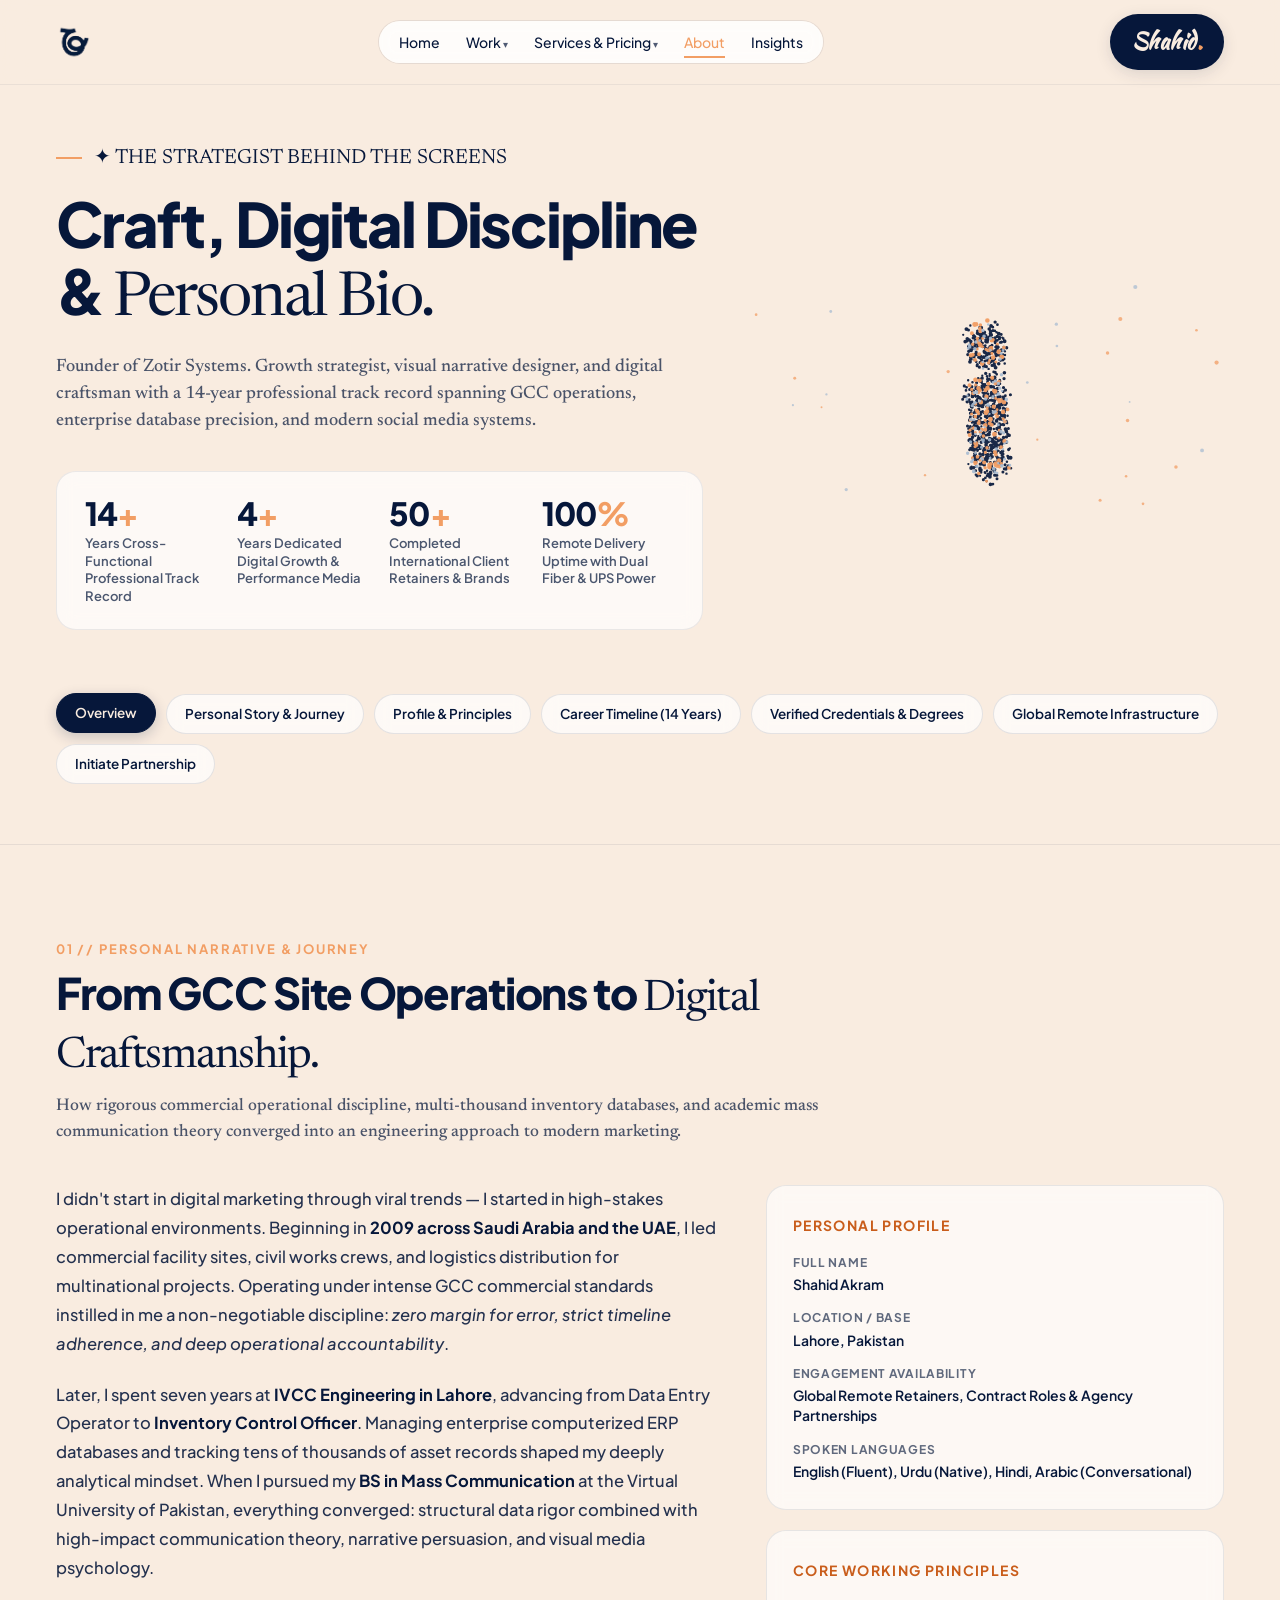
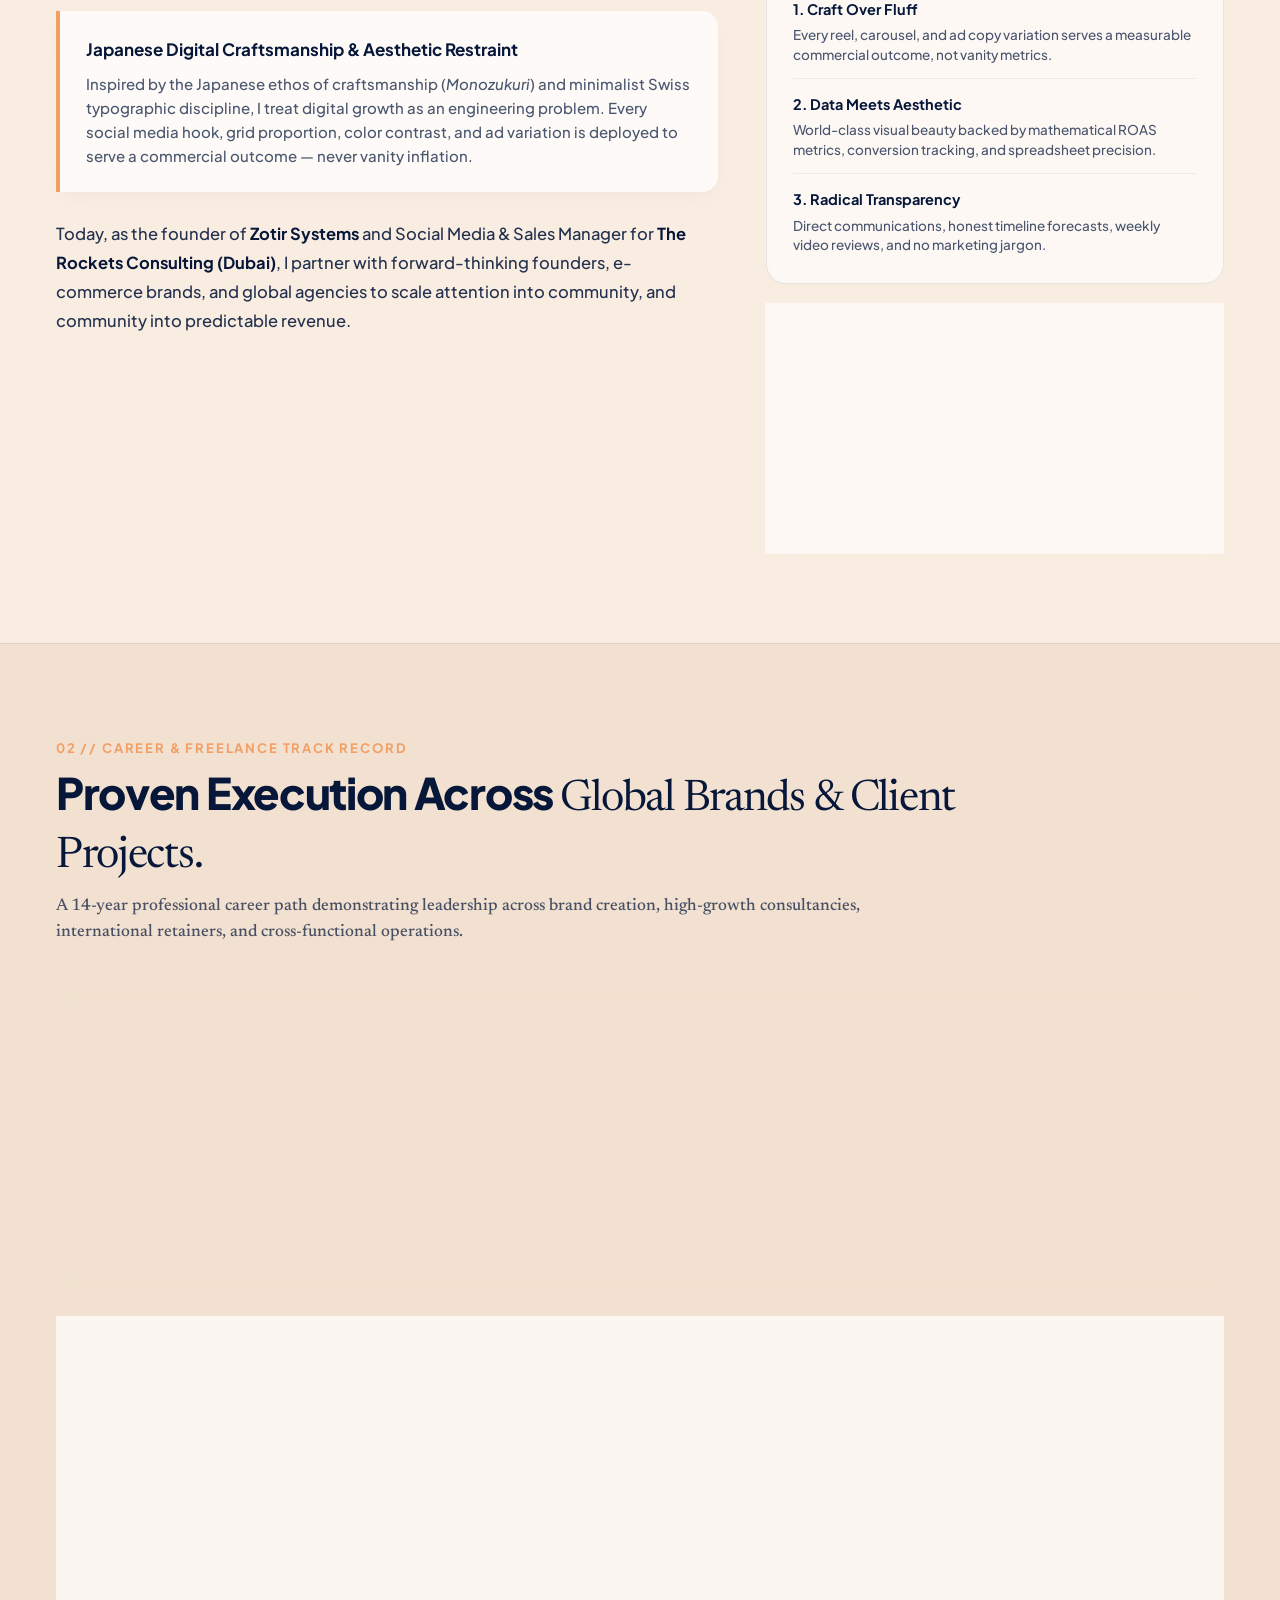
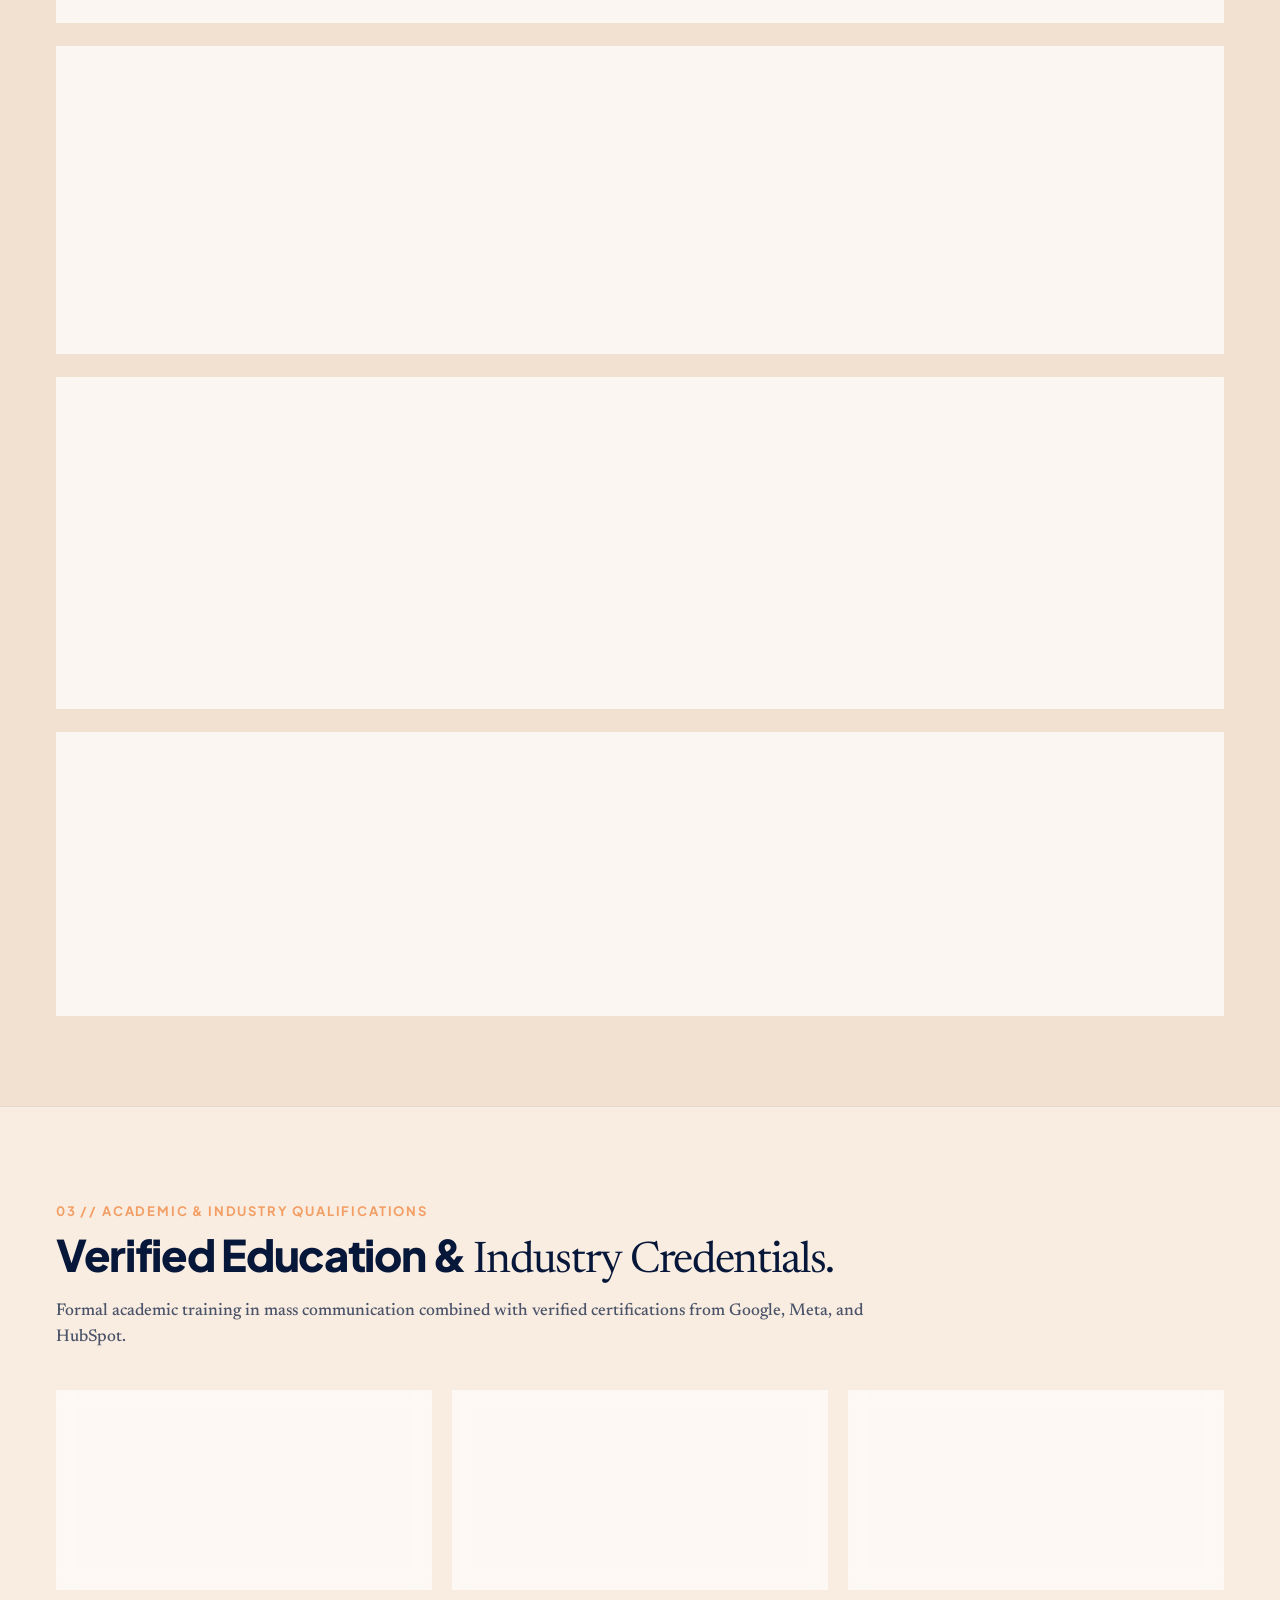
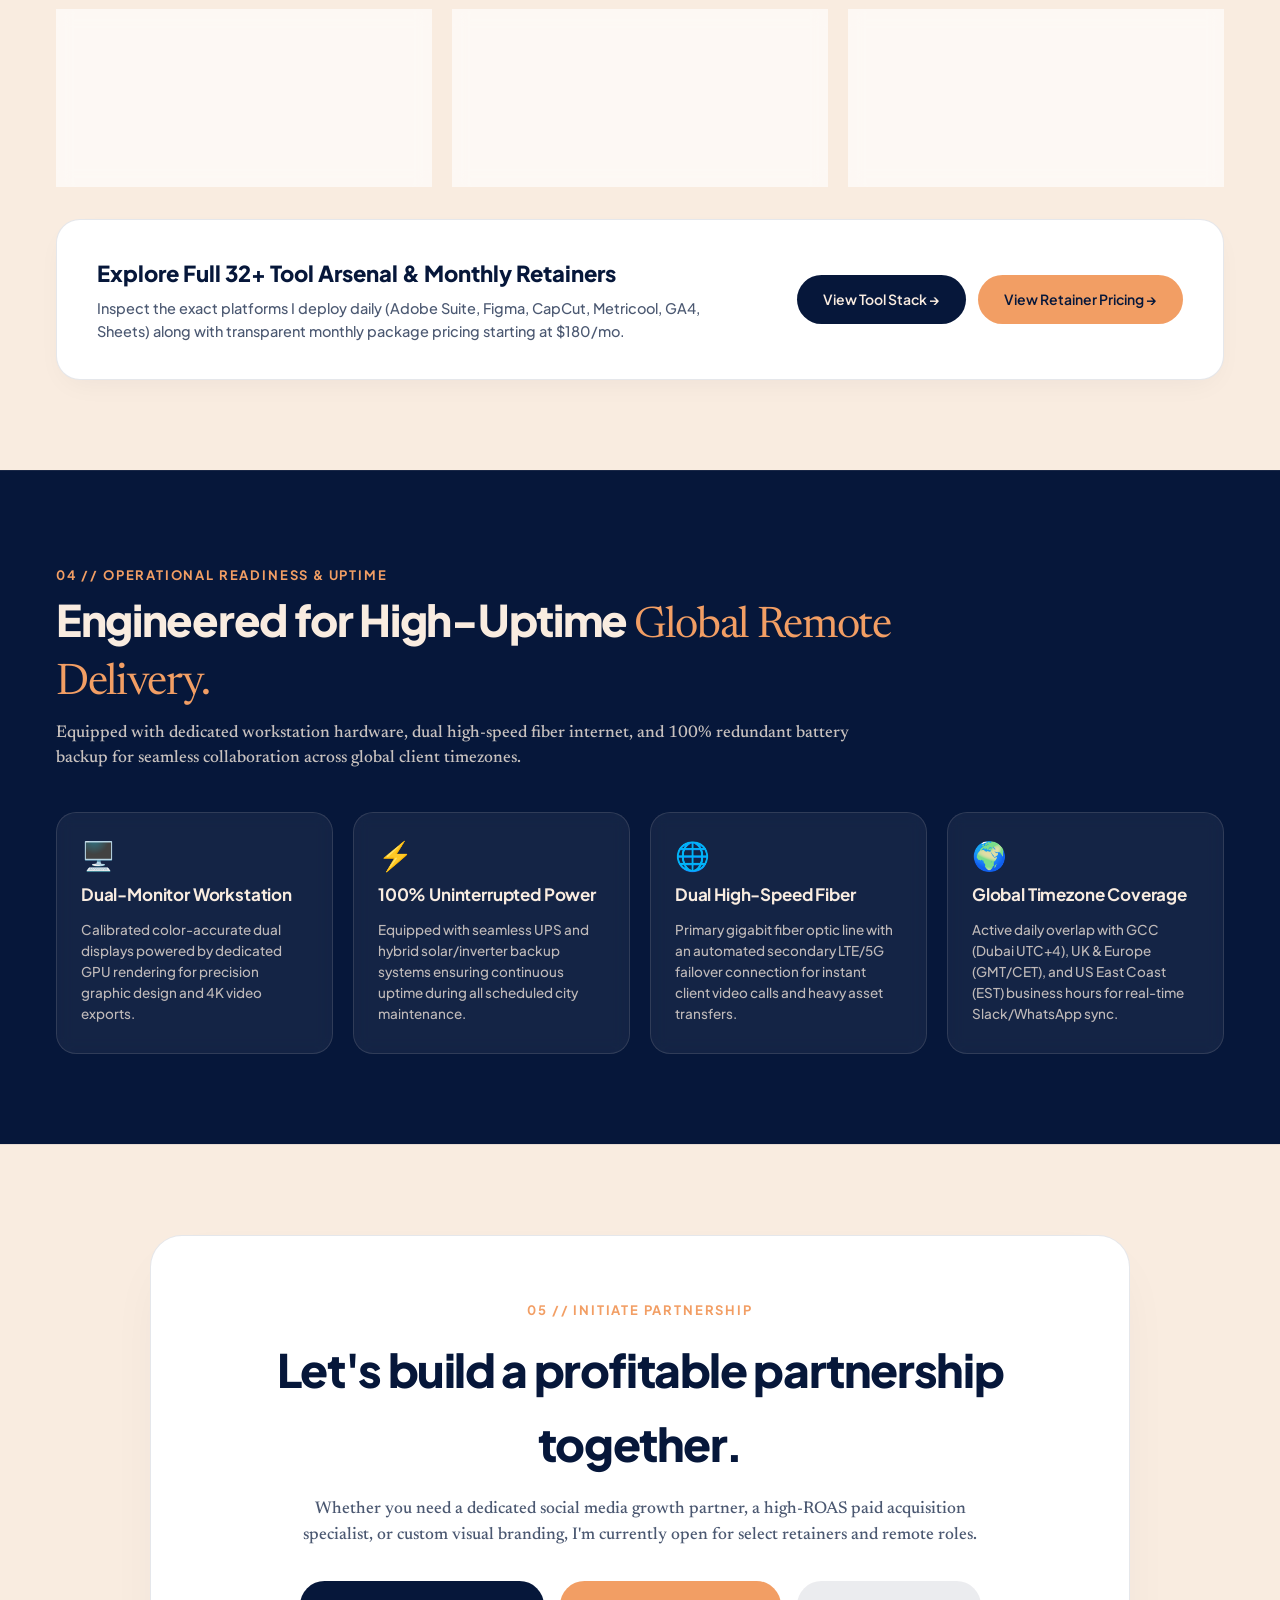
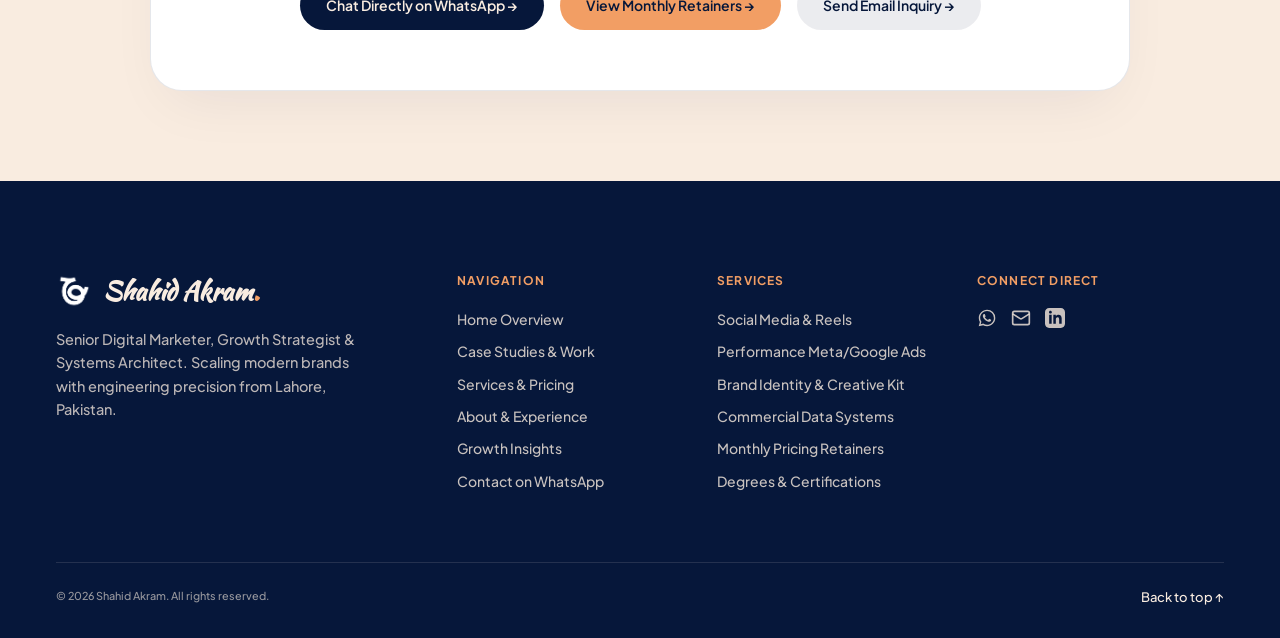
<file: about.html>
<!DOCTYPE html>
<html lang="en">
<head>
  <!-- Google Tag Manager & Analytics -->
  <script>
    window.dataLayer = window.dataLayer || [];
    function gtag(){dataLayer.push(arguments);}
    gtag('js', new Date());
    gtag('config', 'G-53BV17FB3X');

    function loadTrackingScripts() {
      if (window.__trackingLoaded) return;
      window.__trackingLoaded = true;

      (function(w,d,s,l,i){w[l]=w[l]||[];w[l].push({'gtm.start':
      new Date().getTime(),event:'gtm.js'});var f=d.getElementsByTagName(s)[0],
      j=d.createElement(s),dl=l!='dataLayer'?'&l='+l:'';j.async=true;j.src=
      'https://www.googletagmanager.com/gtm.js?id='+i+dl;f.parentNode.insertBefore(j,f);
      })(window,document,'script','dataLayer','GTM-KWKQ7C6H');

      var g = document.createElement('script');
      g.async = true;
      g.src = 'https://www.googletagmanager.com/gtag/js?id=G-53BV17FB3X';
      document.head.appendChild(g);

      (function(c,l,a,r,i,t,y){
          c[a]=c[a]||function(){(c[a].q=c[a].q||[]).push(arguments)};
          t=l.createElement(r);t.async=1;t.src="https://www.clarity.ms/tag/"+i+"?ref=bwt";
          y=l.getElementsByTagName(r)[0];y.parentNode.insertBefore(t,y);
      })(window, document, "clarity", "script", "z3p9mpr20w");
    }

    if ('requestIdleCallback' in window) {
      requestIdleCallback(loadTrackingScripts, { timeout: 2000 });
    } else {
      window.addEventListener('load', function() {
        setTimeout(loadTrackingScripts, 800);
      });
    }
    ['touchstart', 'scroll', 'mousemove', 'click'].forEach(function(evt) {
      window.addEventListener(evt, loadTrackingScripts, { once: true, passive: true });
    });
  </script>

  <meta charset="UTF-8">
  <meta name="viewport" content="width=device-width, initial-scale=1.0">
  <title>About &amp; Career Track Record | Shahid Akram</title>
  <meta name="description" content="Founder of Zotir Systems, Google & Meta Certified Specialist with a 14-year professional track record spanning GCC operations, database precision, and modern social media systems.">
  <meta name="author" content="Shahid Akram">
  <link rel="canonical" href="https://byshahid.vercel.app/about.html">

  <!-- Favicons -->
  <link rel="icon" type="image/png" href="favicon_shapes.png">
  <link rel="shortcut icon" type="image/png" href="favicon_shapes.png">
  <link rel="apple-touch-icon" href="favicon_shapes.png">

  <!-- Open Graph -->
  <meta property="og:type" content="website">
  <meta property="og:url" content="https://byshahid.vercel.app/about.html">
  <meta property="og:title" content="About & Career Track Record | Shahid Akram">
  <meta property="og:description" content="Founder of Zotir Systems, Google & Meta Certified Specialist with a 14-year professional track record spanning GCC operations, database precision, and modern social media systems.">
  <meta property="og:image" content="https://byshahid.vercel.app/og-preview.png">

  <!-- Fonts -->
  <link rel="preconnect" href="https://fonts.googleapis.com">
  <link rel="preconnect" href="https://fonts.gstatic.com" crossorigin>
  <link href="https://fonts.googleapis.com/css2?family=Plus+Jakarta+Sans:wght@400;500;600;700;800&family=Caveat:wght@600;700&family=Kaushan+Script&family=Newsreader:ital,opsz,wght@0,6..72,400;0,6..72,500;1,6..72,400&display=swap" rel="stylesheet">

  <style>
    :root {
      --cream: #F9ECE0;
      --cream-2: #F2E1D0;
      --navy: #06173A;
      --navy-2: #12285A;
      --orange: #F29E64;
      --powder: #A8BCD2;
      --ink-2: rgba(6, 23, 58, 0.72);
      --muted: rgba(6, 23, 58, 0.64);
      --line: rgba(6, 23, 58, 0.12);
      --serif: "Newsreader", Georgia, serif;
      --sans: "Plus Jakarta Sans", -apple-system, BlinkMacSystemFont, "Segoe UI", Roboto, sans-serif;
      --ease: cubic-bezier(.16, 1, .3, 1);
    }

    * { box-sizing: border-box; margin: 0; padding: 0; -webkit-tap-highlight-color: transparent; }
    html { background: var(--cream); scroll-behavior: smooth; }
    body {
      color: var(--navy);
      font-family: var(--sans);
      font-weight: 500;
      -webkit-font-smoothing: antialiased;
      overflow-x: hidden;
      background: var(--cream);
      line-height: 1.6;
    }
    body.m-open { overflow: hidden; }
    a { color: inherit; text-decoration: none; }
    button { font: inherit; color: inherit; }
    .it { font-family: var(--serif); font-style: normal; font-weight: 400; }
    .wrap { max-width: 1360px; margin: 0 auto; padding: 0 56px; }

    /* Eyebrow */
    .eyebrow {
      font-family: var(--serif);
      font-style: normal;
      font-weight: 400;
      font-size: clamp(16px, 1.6vw, 22px);
      display: inline-flex;
      align-items: center;
      gap: 12px;
    }
    .eyebrow::before {
      content: '';
      width: 26px;
      height: 2px;
      background: var(--orange);
    }
    .tag-orange {
      color: var(--orange);
      font-size: 13px;
      font-weight: 700;
      letter-spacing: 0.14em;
      text-transform: uppercase;
    }

    /* ---------- NAV ---------- */
    .nav {
      position: fixed;
      top: 0;
      left: 0;
      right: 0;
      z-index: 90;
      transition: transform .5s var(--ease), background .4s;
      background: rgba(249, 236, 224, 0.88);
      backdrop-filter: blur(14px);
      -webkit-backdrop-filter: blur(14px);
      border-bottom: 1px solid rgba(6, 23, 58, 0.06);
    }
    .nav .wrap {
      height: 84px;
      display: flex;
      align-items: center;
      justify-content: space-between;
      gap: 20px;
    }
    .logo.text-logo {
      display: flex;
      align-items: center;
      gap: 10px;
      text-decoration: none;
      color: var(--navy);
    }
    .logo.text-logo .logo-mark {
      height: 38px;
      width: auto;
      display: block;
      transition: transform .3s;
    }
    .logo.text-logo:hover .logo-mark {
      transform: rotate(-5deg) scale(1.05);
    }
    .links {
      display: flex;
      gap: 26px;
      font-size: 14px;
      align-items: center;
      padding: 10px 20px;
      border-radius: 999px;
      background: rgba(255, 255, 255, 0.85);
      box-shadow: 0 0 0 1px rgba(6, 23, 58, 0.08);
      backdrop-filter: blur(8px);
    }
    .links a { position: relative; }
    .links > a::after, .dd > a::after {
      content: '';
      position: absolute;
      left: 0;
      right: 0;
      bottom: -5px;
      height: 2px;
      background: var(--orange);
      transform: scaleX(0);
      transform-origin: right;
      transition: transform .4s var(--ease);
    }
    .links > a:hover::after, .dd:hover > a::after, .links > a.active::after {
      transform: scaleX(1);
      transform-origin: left;
    }
    .dd { position: relative; padding: 22px 0; margin: -22px 0; }
    .panel {
      position: absolute;
      top: 100%;
      left: 50%;
      min-width: 290px;
      background: var(--navy);
      color: var(--cream);
      border-radius: 14px;
      padding: 10px;
      opacity: 0;
      visibility: hidden;
      transform: translate(-50%, 10px);
      transition: opacity .3s, transform .4s var(--ease), visibility .3s;
      box-shadow: 0 20px 45px -18px rgba(6, 23, 58, 0.5);
    }
    .dd:hover .panel, .dd:focus-within .panel {
      opacity: 1;
      visibility: visible;
      transform: translate(-50%, 0);
    }
    .panel a {
      display: block;
      padding: 10px 14px;
      border-radius: 8px;
      white-space: nowrap;
      font-size: 13.5px;
      transition: background 0.2s, color 0.2s;
    }
    .panel a:hover {
      background: var(--navy-2);
      color: var(--orange);
    }
    .pill {
      display: inline-flex;
      align-items: center;
      gap: 10px;
      padding: 13px 26px;
      border-radius: 999px;
      font-size: 14px;
      font-weight: 600;
      white-space: nowrap;
      position: relative;
      overflow: hidden;
      isolation: isolate;
      transition: color .35s, background-color .35s;
    }
    .pill-navy {
      background: var(--navy);
      color: var(--cream);
    }
    .pill-navy:hover {
      background: #0d2350;
      color: var(--cream);
    }
    .pill-orange {
      background: var(--orange);
      color: var(--navy);
    }
    .pill-orange:hover {
      background: #e88d4f;
    }
    .nav-shahid-pill {
      padding: 10px 22px;
      box-shadow: 0 4px 16px rgba(6, 23, 58, 0.12);
    }
    .nav-shahid-name {
      font-family: 'Kaushan Script', 'Caveat', cursive;
      font-size: 22px;
      font-weight: 700;
      letter-spacing: 0.02em;
    }
    .logo-dot { color: var(--orange); }

    /* Burger for Mobile */
    .burger {
      display: none;
      width: 44px;
      height: 44px;
      border-radius: 50%;
      background: var(--navy);
      border: none;
      cursor: pointer;
      position: relative;
    }
    .burger i {
      position: absolute;
      left: 13px;
      right: 13px;
      height: 2px;
      background: var(--cream);
      transition: transform .3s, top .3s;
    }
    .burger i:first-child { top: 17px; }
    .burger i:last-child { top: 25px; }
    .m-open .burger i:first-child { transform: rotate(45deg); top: 21px; }
    .m-open .burger i:last-child { transform: rotate(-45deg); top: 21px; }

    /* Mobile Drawer */
    .mmenu {
      position: fixed;
      inset: 0;
      background: var(--cream);
      z-index: 85;
      padding: 110px 32px 40px;
      display: flex;
      flex-direction: column;
      gap: 16px;
      opacity: 0;
      pointer-events: none;
      transition: opacity .4s;
    }
    .m-open .mmenu { opacity: 1; pointer-events: auto; }
    .m-item {
      font-size: 24px;
      font-weight: 700;
      padding: 12px 0;
      border-bottom: 1px solid rgba(6, 23, 58, 0.08);
    }

    /* ---------- ABOUT HERO ---------- */
    .about-hero {
      padding: 140px 0 60px;
      position: relative;
    }
    .about-hero h1 {
      font-size: clamp(40px, 4.8vw, 68px);
      line-height: 1.08;
      font-weight: 800;
      letter-spacing: -0.035em;
      margin: 16px 0 20px;
      max-width: 1040px;
    }
    .about-hero p.about-hero-lead {
      font-family: var(--serif);
      font-size: clamp(18px, 1.4vw, 22px);
      line-height: 1.5;
      color: var(--ink-2);
      max-width: 860px;
      margin-bottom: 36px;
    }

    /* Metric Stats Strip */
    .hero-stats-strip {
      display: grid;
      grid-template-columns: repeat(4, 1fr);
      gap: 20px;
      padding: 24px 28px;
      background: rgba(255, 255, 255, 0.7);
      border: 1px solid rgba(6, 23, 58, 0.08);
      border-radius: 20px;
      backdrop-filter: blur(10px);
      margin-bottom: 32px;
    }
    .hero-stat-card {
      display: flex;
      flex-direction: column;
      gap: 4px;
    }
    .hero-stat-num {
      font-size: clamp(26px, 2.5vw, 36px);
      font-weight: 800;
      color: var(--navy);
      letter-spacing: -0.03em;
      line-height: 1.1;
    }
    .hero-stat-num span { color: var(--orange); }
    .hero-stat-label {
      font-size: 13px;
      color: var(--ink-2);
      font-weight: 600;
      line-height: 1.35;
    }

    /* Filter Jump Pills */
    .about-filter-bar {
      display: flex;
      flex-wrap: wrap;
      gap: 10px;
      margin-top: 24px;
    }
    .about-filter-pill {
      display: inline-flex;
      align-items: center;
      gap: 6px;
      padding: 8px 18px;
      border-radius: 999px;
      font-size: 13.5px;
      font-weight: 600;
      background: rgba(255, 255, 255, 0.7);
      border: 1px solid rgba(6, 23, 58, 0.1);
      color: var(--navy);
      cursor: pointer;
      transition: all 0.25s ease;
      backdrop-filter: blur(8px);
    }
    .about-filter-pill:hover, .about-filter-pill.is-active {
      background: var(--navy);
      color: var(--cream);
      border-color: var(--navy);
      transform: translateY(-1px);
    }
    .about-filter-pill.is-active {
      box-shadow: 0 4px 14px rgba(6, 23, 58, 0.2);
    }

    /* ---------- SECTION STYLES ---------- */
    .about-section {
      padding: 90px 0;
      position: relative;
      border-top: 1px solid rgba(6, 23, 58, 0.08);
      scroll-margin-top: 90px;
    }
    .about-section.on-cream2 { background: var(--cream-2); }
    .about-section.on-navy {
      background: var(--navy);
      color: var(--cream);
      border-top-color: rgba(249, 236, 224, 0.08);
    }
    .about-section.on-navy .section-desc { color: rgba(249, 236, 224, 0.8); }

    .section-head-box {
      margin-bottom: 40px;
    }
    .section-title {
      font-size: clamp(30px, 3.4vw, 44px);
      line-height: 1.15;
      font-weight: 800;
      letter-spacing: -0.03em;
      margin-top: 8px;
      margin-bottom: 12px;
      max-width: 960px;
    }
    .section-desc {
      font-family: var(--serif);
      font-size: clamp(17px, 1.3vw, 20px);
      line-height: 1.5;
      color: var(--ink-2);
      max-width: 840px;
    }

    /* ---------- 01. PERSONAL STORY & JOURNEY (#story) ---------- */
    .story-grid {
      display: grid;
      grid-template-columns: 1.3fr 0.9fr;
      gap: 48px;
      align-items: start;
    }
    .story-narrative {
      font-size: 16.5px;
      line-height: 1.75;
      color: var(--navy);
    }
    .story-narrative p {
      margin-bottom: 22px;
      color: rgba(6, 23, 58, 0.88);
    }
    .story-narrative strong {
      color: var(--navy);
      font-weight: 700;
    }

    /* Japanese Monozukuri Callout Card */
    .monozukuri-box {
      background: rgba(255, 255, 255, 0.75);
      border-left: 4px solid var(--orange);
      border-radius: 0 16px 16px 0;
      padding: 24px 26px;
      margin: 28px 0;
      box-shadow: 0 8px 24px -10px rgba(6, 23, 58, 0.06);
    }
    .monozukuri-box h4 {
      font-size: 17px;
      font-weight: 700;
      margin-bottom: 8px;
      color: var(--navy);
    }
    .monozukuri-box p {
      font-size: 15px;
      line-height: 1.6;
      color: var(--ink-2);
      margin-bottom: 0;
    }

    /* Profile & Facts Sidebar */
    .profile-sidebar {
      display: flex;
      flex-direction: column;
      gap: 20px;
    }
    .profile-card-fact {
      background: rgba(255, 255, 255, 0.65);
      border: 1px solid rgba(6, 23, 58, 0.09);
      border-radius: 20px;
      padding: 28px 26px;
      backdrop-filter: blur(8px);
    }
    .profile-card-fact h4 {
      font-size: 14px;
      font-weight: 700;
      letter-spacing: 0.1em;
      text-transform: uppercase;
      color: #c95d1b;
      margin-bottom: 16px;
    }
    .fact-row {
      display: flex;
      flex-direction: column;
      gap: 3px;
      margin-bottom: 14px;
      font-size: 14px;
    }
    .fact-row:last-child { margin-bottom: 0; }
    .fact-label {
      font-size: 12px;
      font-weight: 700;
      text-transform: uppercase;
      letter-spacing: 0.06em;
      color: var(--muted);
    }
    .fact-value {
      font-weight: 600;
      color: var(--navy);
      line-height: 1.4;
    }

    /* Principle item */
    .principle-item {
      margin-bottom: 14px;
      padding-bottom: 14px;
      border-bottom: 1px solid rgba(6, 23, 58, 0.06);
    }
    .principle-item:last-child {
      margin-bottom: 0;
      padding-bottom: 0;
      border-bottom: none;
    }
    .principle-title {
      font-weight: 700;
      font-size: 14.5px;
      color: var(--navy);
      margin-bottom: 4px;
    }
    .principle-desc {
      font-size: 13.5px;
      color: var(--ink-2);
      line-height: 1.45;
    }

    /* ---------- 02. CAREER & EXPERIENCE TIMELINE (#experience) ---------- */
    .timeline-stack {
      display: flex;
      flex-direction: column;
      gap: 24px;
      margin-top: 36px;
    }
    .timeline-card {
      background: rgba(255, 255, 255, 0.7);
      border: 1px solid rgba(6, 23, 58, 0.09);
      border-radius: 24px;
      padding: 34px 32px;
      display: grid;
      grid-template-columns: 220px 1fr;
      gap: 32px;
      transition: transform .3s ease, box-shadow .3s ease;
      backdrop-filter: blur(8px);
    }
    .timeline-card:hover {
      transform: translateY(-4px);
      box-shadow: 0 16px 36px -12px rgba(6, 23, 58, 0.12);
    }
    .timeline-card.featured-role {
      background: #FFFFFF;
      border-left: 5px solid var(--orange);
      box-shadow: 0 18px 40px -14px rgba(6, 23, 58, 0.1);
    }
    .timeline-meta-col {
      display: flex;
      flex-direction: column;
      gap: 8px;
    }
    .timeline-year-tag {
      display: inline-block;
      font-size: 12px;
      font-weight: 800;
      letter-spacing: 0.1em;
      text-transform: uppercase;
      color: #c95d1b;
      background: rgba(242, 158, 100, 0.18);
      padding: 4px 12px;
      border-radius: 999px;
      width: fit-content;
    }
    .timeline-badge-sub {
      font-size: 12px;
      color: var(--muted);
      font-weight: 600;
    }
    .timeline-main-col h3 {
      font-size: 22px;
      font-weight: 800;
      color: var(--navy);
      margin-bottom: 4px;
      letter-spacing: -0.02em;
    }
    .timeline-company {
      font-size: 14.5px;
      font-weight: 700;
      color: var(--ink-2);
      margin-bottom: 12px;
    }
    .timeline-desc {
      font-size: 14.5px;
      line-height: 1.65;
      color: var(--ink-2);
      margin-bottom: 14px;
    }
    .timeline-achievements-list {
      list-style: none;
      display: flex;
      flex-direction: column;
      gap: 8px;
    }
    .timeline-achievements-list li {
      position: relative;
      padding-left: 20px;
      font-size: 13.5px;
      color: var(--navy);
      line-height: 1.5;
    }
    .timeline-achievements-list li::before {
      content: '✦';
      position: absolute;
      left: 0;
      color: var(--orange);
      font-size: 11px;
      top: 2px;
    }

    /* ---------- 03. CREDENTIALS & ACADEMICS (#credentials) ---------- */
    .credentials-grid {
      display: grid;
      grid-template-columns: repeat(3, 1fr);
      gap: 20px;
      margin-top: 36px;
    }
    .credential-card {
      background: rgba(255, 255, 255, 0.65);
      border: 1px solid rgba(6, 23, 58, 0.08);
      border-radius: 20px;
      padding: 28px 24px;
      display: flex;
      flex-direction: column;
      backdrop-filter: blur(8px);
    }
    .credential-issuer-badge {
      font-size: 11.5px;
      font-weight: 700;
      letter-spacing: 0.1em;
      text-transform: uppercase;
      color: #c95d1b;
      margin-bottom: 10px;
    }
    .credential-card h4 {
      font-size: 17px;
      font-weight: 800;
      color: var(--navy);
      line-height: 1.3;
      margin-bottom: 8px;
    }
    .credential-card p {
      font-size: 13.5px;
      color: var(--ink-2);
      line-height: 1.5;
      margin-top: auto;
    }

    /* Cross-link banner card */
    .cross-link-strip {
      background: #FFFFFF;
      border: 1px solid rgba(6, 23, 58, 0.1);
      border-radius: 24px;
      padding: 36px 40px;
      margin-top: 32px;
      display: flex;
      align-items: center;
      justify-content: space-between;
      gap: 32px;
      box-shadow: 0 10px 30px -10px rgba(6, 23, 58, 0.06);
    }
    .cross-link-text h3 {
      font-size: 22px;
      font-weight: 800;
      margin-bottom: 6px;
      color: var(--navy);
    }
    .cross-link-text p {
      font-size: 14.5px;
      color: var(--ink-2);
      max-width: 650px;
    }

    /* ---------- 04. EXECUTIVE WORKSPACE & INFRASTRUCTURE (#infrastructure) ---------- */
    .infra-grid {
      display: grid;
      grid-template-columns: repeat(4, 1fr);
      gap: 20px;
      margin-top: 36px;
    }
    .infra-card {
      background: rgba(255, 255, 255, 0.06);
      border: 1px solid rgba(249, 236, 224, 0.12);
      border-radius: 20px;
      padding: 28px 24px;
      display: flex;
      flex-direction: column;
      gap: 12px;
      backdrop-filter: blur(8px);
      transition: background 0.3s;
    }
    .infra-card:hover {
      background: rgba(255, 255, 255, 0.1);
    }
    .infra-icon {
      font-size: 28px;
      line-height: 1;
    }
    .infra-card h4 {
      font-size: 17px;
      font-weight: 700;
      color: var(--cream);
      letter-spacing: -0.01em;
    }
    .infra-card p {
      font-size: 13.5px;
      line-height: 1.55;
      color: rgba(249, 236, 224, 0.75);
    }

    /* ---------- 05. INITIATE PARTNERSHIP CTA (#contact-cta) ---------- */
    .about-cta-box {
      background: #FFFFFF;
      border: 1px solid rgba(6, 23, 58, 0.1);
      border-radius: 32px;
      padding: 60px 50px;
      text-align: center;
      max-width: 980px;
      margin: 0 auto;
      box-shadow: 0 24px 60px -20px rgba(6, 23, 58, 0.08);
    }
    .about-cta-box h2 {
      font-size: clamp(32px, 3.6vw, 46px);
      font-weight: 800;
      letter-spacing: -0.03em;
      margin: 12px 0 16px;
    }
    .about-cta-box p {
      font-family: var(--serif);
      font-size: clamp(17px, 1.3vw, 20px);
      color: var(--ink-2);
      line-height: 1.55;
      max-width: 720px;
      margin: 0 auto 32px;
    }
    .about-cta-actions {
      display: flex;
      align-items: center;
      justify-content: center;
      flex-wrap: wrap;
      gap: 16px;
    }

    /* ---------- FOOTER ---------- */
    footer {
      background: var(--navy);
      color: var(--cream);
      padding: 90px 0 30px;
      position: relative;
    }
    .fg {
      display: grid;
      grid-template-columns: 2fr 1.2fr 1.2fr 1.4fr;
      gap: 48px;
      margin-bottom: 60px;
    }
    .flogo {
      display: flex;
      align-items: center;
      gap: 12px;
      margin-bottom: 16px;
    }
    .flogo img { height: 38px; width: auto; filter: brightness(0) invert(1); }
    .flogo-name {
      font-family: 'Kaushan Script', 'Caveat', cursive;
      font-size: 26px;
      font-weight: 700;
      color: var(--cream);
    }
    .fg p {
      font-size: 14.5px;
      line-height: 1.6;
      color: rgba(249, 236, 224, 0.75);
      max-width: 320px;
    }
    .fg h5 {
      color: var(--orange);
      font-size: 12px;
      font-weight: 700;
      letter-spacing: 0.1em;
      text-transform: uppercase;
      margin-bottom: 18px;
    }
    .fg a {
      display: block;
      font-size: 14px;
      color: rgba(249, 236, 224, 0.8);
      margin-bottom: 10px;
      transition: color .2s;
    }
    .fg a:hover { color: var(--orange); }
    .footer-social-row {
      display: flex;
      align-items: center;
      gap: 14px;
      margin-top: 14px;
    }
    .simple-social-link {
      color: var(--orange);
      display: inline-flex;
      align-items: center;
      justify-content: center;
      transition: transform 0.2s ease, opacity 0.2s ease;
    }
    .simple-social-link:hover {
      transform: translateY(-2px);
      opacity: 0.85;
    }
    .sub {
      border-top: 1px solid rgba(249, 236, 224, 0.12);
      padding-top: 24px;
      display: flex;
      justify-content: space-between;
      font-size: 13px;
      color: rgba(249, 236, 224, 0.6);
    }

    /* Responsive */
    @media (max-width: 1024px) {
      .wrap { padding: 0 28px; }
      .links { display: none; }
      .burger { display: block; }
      .hero-stats-strip { grid-template-columns: repeat(2, 1fr); gap: 16px; }
      .story-grid { grid-template-columns: 1fr; gap: 36px; }
      .timeline-card { grid-template-columns: 1fr; gap: 16px; }
      .credentials-grid { grid-template-columns: repeat(2, 1fr); }
      .infra-grid { grid-template-columns: repeat(2, 1fr); }
      .cross-link-strip { flex-direction: column; align-items: flex-start; }
      .fg { grid-template-columns: 1fr 1fr; gap: 36px; }
    }
    @media (max-width: 640px) {
      .wrap { padding: 0 18px; }
      .hero-stats-strip { grid-template-columns: 1fr; }
      .credentials-grid { grid-template-columns: 1fr; }
      .infra-grid { grid-template-columns: 1fr; }
      .about-cta-box { padding: 40px 24px; }
      .fg { grid-template-columns: 1fr; }
    }
  
    /* ---------- ABOUT HERO WITH INTERACTIVE PARTICLE CARD ---------- */
    .about-hero-grid {
      display: grid;
      grid-template-columns: 1.22fr 0.9fr;
      gap: 44px;
      align-items: center;
      margin-bottom: 32px;
    }
    .about-anim-card {
      background: rgba(255, 255, 255, 0.72);
      border: 1px solid rgba(6, 23, 58, 0.09);
      border-radius: 28px;
      padding: 24px;
      box-shadow: 0 24px 50px -16px rgba(6, 23, 58, 0.12);
      backdrop-filter: blur(12px);
      position: relative;
      overflow: hidden;
      display: flex;
      flex-direction: column;
      gap: 16px;
      transition: box-shadow .3s ease;
    }
    .about-anim-card:hover {
      box-shadow: 0 28px 60px -14px rgba(6, 23, 58, 0.16);
    }
    .about-anim-card-head {
      display: flex;
      align-items: center;
      justify-content: space-between;
      gap: 10px;
      font-size: 11.5px;
      font-weight: 700;
      letter-spacing: 0.1em;
      text-transform: uppercase;
      color: #c95d1b;
      padding-bottom: 12px;
      border-bottom: 1px solid rgba(6, 23, 58, 0.06);
    }
    .anim-pulse-group {
      display: inline-flex;
      align-items: center;
      gap: 8px;
    }
    .anim-pulse-dot {
      width: 8px;
      height: 8px;
      border-radius: 50%;
      background: var(--orange);
      box-shadow: 0 0 0 0 rgba(242, 158, 100, 0.7);
      animation: animPulse 2s infinite;
    }
    @keyframes animPulse {
      0% { transform: scale(0.95); box-shadow: 0 0 0 0 rgba(242, 158, 100, 0.7); }
      70% { transform: scale(1); box-shadow: 0 0 0 8px rgba(242, 158, 100, 0); }
      100% { transform: scale(0.95); box-shadow: 0 0 0 0 rgba(242, 158, 100, 0); }
    }
    .anim-card-badge {
      font-size: 11px;
      padding: 3px 10px;
      border-radius: 999px;
      background: rgba(6, 23, 58, 0.06);
      color: var(--navy);
      font-weight: 700;
    }
    .about-canvas-box {
      width: 100%;
      height: 360px;
      position: relative;
      background: radial-gradient(circle at center, rgba(242, 158, 100, 0.08) 0%, rgba(249, 236, 224, 0.2) 65%, transparent 100%);
      border-radius: 20px;
      overflow: hidden;
      cursor: grab;
    }
    .about-canvas-box:active { cursor: grabbing; }
    #aboutParticleCanvas {
      width: 100%;
      height: 100%;
      display: block;
    }
    .about-anim-card-foot {
      display: flex;
      align-items: center;
      justify-content: space-between;
      gap: 12px;
      font-size: 12px;
      color: var(--ink-2);
      font-weight: 600;
      padding-top: 8px;
      border-top: 1px solid rgba(6, 23, 58, 0.06);
    }
    .anim-foot-hint {
      display: inline-flex;
      align-items: center;
      gap: 6px;
    }
    .anim-foot-hint::before {
      content: '✦';
      color: var(--orange);
      font-size: 11px;
    }

  </style>
</head>
<body>

<!-- Header -->
<header class="nav" id="nav">
  <div class="wrap">
    <a href="index.html" class="logo text-logo" aria-label="Shahid Akram">
      <img src="shahid_logo.png" alt="Shahid Akram" class="logo-mark">
    </a>
    
    <!-- Original Template Floating Pill Navbar with Native Dropdowns -->
    <nav class="links" aria-label="Main Navigation">
      <a href="index.html">Home</a>

      <!-- Work Dropdown -->
      <div class="dd">
        <a href="work.html" role="button" tabindex="0">Work <span style="font-size: 10px; opacity: 0.7;">▾</span></a>
        <div class="panel">
          <a href="work.html#case-ads">Apex Audio (4.2x ROAS Meta Ad)</a>
          <a href="work.html#case-growth">Kumo Matcha (85K Community)</a>
          <a href="work.html#case-identity">Zotir Systems (3D Visual Identity)</a>
          <a href="work.html#case-copy">Apex B2B (42 Inbound Leads)</a>
          <a href="work.html#case-data">Commercial Inventory &amp; Data</a>
          <a href="work.html#gallery">Design Posters Showcase</a>
          <div style="height: 1px; background: rgba(249, 236, 224, 0.12); margin: 6px 0;"></div>
          <a href="work.html" style="color: var(--orange); font-weight: 600;">View All Work &amp; Case Studies &rarr;</a>
        </div>
      </div>

      <!-- Services & Pricing Dropdown -->
      <div class="dd">
        <a href="services.html" role="button" tabindex="0">Services &amp; Pricing <span style="font-size: 10px; opacity: 0.7;">▾</span></a>
        <div class="panel">
          <a href="services.html#service-social">Social Media Strategy &amp; Viral Growth</a>
          <a href="services.html#service-ads">Performance Marketing &amp; Meta/Google Ads</a>
          <a href="services.html#service-design">Graphic Design &amp; Brand Identity</a>
          <a href="services.html#service-data">Precision Commercial Data Operations</a>
          <a href="services.html#offer">Monthly Retainer Packages &amp; Pricing</a>
          <a href="services.html#tools-certs">Degrees, Certifications &amp; Tool Stack</a>
          <div style="height: 1px; background: rgba(249, 236, 224, 0.12); margin: 6px 0;"></div>
          <a href="services.html" style="color: var(--orange); font-weight: 600;">View All Services &amp; Rates &rarr;</a>
        </div>
      </div>

      <!-- About (Active) -->
      <a href="about.html" class="active" style="color: var(--orange);">About</a>
      <a href="index.html#insights">Insights</a>
    </nav>

    <!-- Right button with footer Brusher font -->
    <a href="https://wa.me/923004822560" target="_blank" rel="noopener" class="pill pill-navy nav-shahid-pill" aria-label="Chat with Shahid">
      <span class="nav-shahid-name">Shahid<span class="logo-dot">.</span></span>
    </a>
    <button class="burger" id="burger" aria-label="Open menu"><i></i><i></i></button>
  </div>
</header>

<!-- Mobile Menu Drawer -->
<nav class="mmenu" id="mmenu" aria-label="Mobile Navigation">
  <a href="index.html" class="m-item">01. Home Overview</a>
  <a href="work.html" class="m-item">02. Work &amp; Case Studies</a>
  <a href="services.html" class="m-item">03. Services &amp; Pricing</a>
  <a href="about.html" class="m-item" style="color: var(--orange);">04. About &amp; Story</a>
  <a href="index.html#insights" class="m-item">05. Growth Insights</a>
  <a href="https://wa.me/923004822560" target="_blank" rel="noopener" class="pill pill-orange" style="margin-top: 20px; justify-content: center;">
    Chat Directly on WhatsApp &rarr;
  </a>
</nav>

<main id="main">

  <!-- ================= ABOUT HERO ================= -->
    <!-- ================= ABOUT HERO ================= -->
  <section class="about-hero" id="hero">
    <div class="wrap">
      
      <div class="about-hero-grid">
        <!-- Left: Editorial Headline & Lead -->
        <div class="about-hero-left">
          <span class="eyebrow">✦ THE STRATEGIST BEHIND THE SCREENS</span>
          <h1>Craft, Digital Discipline &amp; <span class="it">Personal Bio.</span></h1>
          <p class="about-hero-lead">
            Founder of Zotir Systems. Growth strategist, visual narrative designer, and digital craftsman with a 14-year professional track record spanning GCC operations, enterprise database precision, and modern social media systems.
          </p>

          <!-- Metric Stats Strip -->
          <div class="hero-stats-strip">
            <div class="hero-stat-card">
              <div class="hero-stat-num">14<span>+</span></div>
              <div class="hero-stat-label">Years Cross-Functional Professional Track Record</div>
            </div>
            <div class="hero-stat-card">
              <div class="hero-stat-num">4<span>+</span></div>
              <div class="hero-stat-label">Years Dedicated Digital Growth &amp; Performance Media</div>
            </div>
            <div class="hero-stat-card">
              <div class="hero-stat-num">50<span>+</span></div>
              <div class="hero-stat-label">Completed International Client Retainers &amp; Brands</div>
            </div>
            <div class="hero-stat-card">
              <div class="hero-stat-num">100<span>%</span></div>
              <div class="hero-stat-label">Remote Delivery Uptime with Dual Fiber &amp; UPS Power</div>
            </div>
          </div>
        </div>

        <!-- Right: Seamless Organic Particle Slot (Original Template Style) -->
        <div class="about-hero-right">
          <div class="about-seamless-slot" id="aboutCanvasBox">
            <canvas id="aboutParticleCanvas" aria-label="Particle Swarm of Info Icon"></canvas>
          </div>
        </div>
      </div>

      <!-- Quick Jump Filter Bar -->
      <div class="about-filter-bar">
        <a href="#hero" class="about-filter-pill is-active">Overview</a>
        <a href="#story" class="about-filter-pill">Personal Story &amp; Journey</a>
        <a href="#profile" class="about-filter-pill">Profile &amp; Principles</a>
        <a href="#experience" class="about-filter-pill">Career Timeline (14 Years)</a>
        <a href="#credentials" class="about-filter-pill">Verified Credentials &amp; Degrees</a>
        <a href="#infrastructure" class="about-filter-pill">Global Remote Infrastructure</a>
        <a href="#contact-cta" class="about-filter-pill">Initiate Partnership</a>
      </div>
    </div>
  </section>

  <!-- ================= 01. PERSONAL STORY & JOURNEY (#story) ================= -->
  <section class="about-section on-cream" id="story">
    <div class="wrap">
      <div class="section-head-box">
        <span class="tag-orange">01 // PERSONAL NARRATIVE &amp; JOURNEY</span>
        <h2 class="section-title">From GCC Site Operations to <span class="it">Digital Craftsmanship.</span></h2>
        <p class="section-desc">
          How rigorous commercial operational discipline, multi-thousand inventory databases, and academic mass communication theory converged into an engineering approach to modern marketing.
        </p>
      </div>

      <div class="story-grid">
        <!-- Left: The Narrative Story -->
        <div class="story-narrative">
          <p>
            I didn't start in digital marketing through viral trends — I started in high-stakes operational environments. Beginning in <strong>2009 across Saudi Arabia and the UAE</strong>, I led commercial facility sites, civil works crews, and logistics distribution for multinational projects. Operating under intense GCC commercial standards instilled in me a non-negotiable discipline: <em>zero margin for error, strict timeline adherence, and deep operational accountability</em>.
          </p>

          <p>
            Later, I spent seven years at <strong>IVCC Engineering in Lahore</strong>, advancing from Data Entry Operator to <strong>Inventory Control Officer</strong>. Managing enterprise computerized ERP databases and tracking tens of thousands of asset records shaped my deeply analytical mindset. When I pursued my <strong>BS in Mass Communication</strong> at the Virtual University of Pakistan, everything converged: structural data rigor combined with high-impact communication theory, narrative persuasion, and visual media psychology.
          </p>

          <!-- Monozukuri Callout -->
          <div class="monozukuri-box">
            <h4>Japanese Digital Craftsmanship &amp; Aesthetic Restraint</h4>
            <p>
              Inspired by the Japanese ethos of craftsmanship (<em>Monozukuri</em>) and minimalist Swiss typographic discipline, I treat digital growth as an engineering problem. Every social media hook, grid proportion, color contrast, and ad variation is deployed to serve a commercial outcome — never vanity inflation.
            </p>
          </div>

          <p>
            Today, as the founder of <strong>Zotir Systems</strong> and Social Media &amp; Sales Manager for <strong>The Rockets Consulting (Dubai)</strong>, I partner with forward-thinking founders, e-commerce brands, and global agencies to scale attention into community, and community into predictable revenue.
          </p>
        </div>

        <!-- Right: Profile & Facts Sidebar (#profile) -->
        <div class="profile-sidebar" id="profile">
          <div class="profile-card-fact">
            <h4>Personal Profile</h4>
            <div class="fact-row">
              <span class="fact-label">Full Name</span>
              <span class="fact-value">Shahid Akram</span>
            </div>
            <div class="fact-row">
              <span class="fact-label">Location / Base</span>
              <span class="fact-value">Lahore, Pakistan</span>
            </div>
            <div class="fact-row">
              <span class="fact-label">Engagement Availability</span>
              <span class="fact-value">Global Remote Retainers, Contract Roles &amp; Agency Partnerships</span>
            </div>
            <div class="fact-row">
              <span class="fact-label">Spoken Languages</span>
              <span class="fact-value">English (Fluent), Urdu (Native), Hindi, Arabic (Conversational)</span>
            </div>
          </div>

          <div class="profile-card-fact">
            <h4>Core Working Principles</h4>
            <div class="principle-item">
              <div class="principle-title">1. Craft Over Fluff</div>
              <div class="principle-desc">Every reel, carousel, and ad copy variation serves a measurable commercial outcome, not vanity metrics.</div>
            </div>
            <div class="principle-item">
              <div class="principle-title">2. Data Meets Aesthetic</div>
              <div class="principle-desc">World-class visual beauty backed by mathematical ROAS metrics, conversion tracking, and spreadsheet precision.</div>
            </div>
            <div class="principle-item">
              <div class="principle-title">3. Radical Transparency</div>
              <div class="principle-desc">Direct communications, honest timeline forecasts, weekly video reviews, and no marketing jargon.</div>
            </div>
          </div>

          <div class="profile-card-fact">
            <h4>Academic &amp; Agency Foundation</h4>
            <div class="fact-row">
              <span class="fact-label">Degree</span>
              <span class="fact-value">BS in Mass Communication (Virtual University of Pakistan)</span>
            </div>
            <div class="fact-row">
              <span class="fact-label">Experience Base</span>
              <span class="fact-value">4+ Yrs Digital Media | 14+ Yrs Operational Leadership</span>
            </div>
            <div class="fact-row">
              <span class="fact-label">Private Agency</span>
              <span class="fact-value">Founder &amp; Creative Director, Zotir Systems</span>
            </div>
          </div>
        </div>
      </div>
    </div>
  </section>

  <!-- ================= 02. CAREER & EXPERIENCE TIMELINE (#experience) ================= -->
  <section class="about-section on-cream2" id="experience">
    <div class="wrap">
      <div class="section-head-box">
        <span class="tag-orange">02 // CAREER &amp; FREELANCE TRACK RECORD</span>
        <h2 class="section-title">Proven Execution Across <span class="it">Global Brands &amp; Client Projects.</span></h2>
        <p class="section-desc">
          A 14-year professional career path demonstrating leadership across brand creation, high-growth consultancies, international retainers, and cross-functional operations.
        </p>
      </div>

      <div class="timeline-stack">

        <!-- Role 1: Zotir Systems -->
        <div class="timeline-card featured-role">
          <div class="timeline-meta-col">
            <span class="timeline-year-tag">2025 – PRESENT</span>
            <span class="timeline-badge-sub">Active Agency Venture</span>
          </div>
          <div class="timeline-main-col">
            <h3>Founder &amp; Creative Director</h3>
            <div class="timeline-company">Zotir Systems &bull; Lahore &amp; Global Remote</div>
            <p class="timeline-desc">
              Directing bespoke brand identity, aesthetic content design, and organic growth systems. Scaling digital presence across social channels, producing viral short-form video hooks (CapCut/Premiere), high-converting carousels, and conversion-focused creative assets for growing businesses.
            </p>
            <ul class="timeline-achievements-list">
              <li>Built proprietary multi-channel social growth frameworks producing 4.2M+ organic views.</li>
              <li>Engineered 3D brand guidelines and digital design design kits for emerging consumer brands.</li>
              <li>Spearheaded AI workflow integrations (Claude, ChatGPT, Midjourney) accelerating creative turnaround by 65%.</li>
            </ul>
          </div>
        </div>

        <!-- Role 2: The Rockets Consulting -->
        <div class="timeline-card">
          <div class="timeline-meta-col">
            <span class="timeline-year-tag">2023 – PRESENT</span>
            <span class="timeline-badge-sub">International Retainer</span>
          </div>
          <div class="timeline-main-col">
            <h3>Social Media &amp; Sales Manager</h3>
            <div class="timeline-company">The Rockets Consulting &bull; Dubai, UAE</div>
            <p class="timeline-desc">
              Formulated and executing multi-channel social media strategies across Instagram, LinkedIn, and Facebook. Designing and scaling high-converting lead generation funnels, Meta Ads, and Metricool scheduling, maintaining a 95%+ client retention rate and lowering CPA.
            </p>
            <ul class="timeline-achievements-list">
              <li>Maintained continuous 95%+ client retention rate through transparent reporting and consistent ROAS.</li>
              <li>Scaled Meta and LinkedIn lead generation campaigns delivering 42+ qualified B2B inbound leads monthly.</li>
              <li>Orchestrated daily publishing schedules, community engagement, and CRM pipeline handoffs.</li>
            </ul>
          </div>
        </div>

        <!-- Role 3: Freelance Growth Consultant -->
        <div class="timeline-card">
          <div class="timeline-meta-col">
            <span class="timeline-year-tag">2021 – PRESENT</span>
            <span class="timeline-badge-sub">50+ Global Retainers</span>
          </div>
          <div class="timeline-main-col">
            <h3>Freelance Growth Strategist &amp; Creative Consultant</h3>
            <div class="timeline-company">Independent Retainers &bull; Fiverr, Upwork &amp; Direct Clients</div>
            <p class="timeline-desc">
              Delivered multi-disciplinary digital growth projects for 50+ local and international clients with 5-star ratings. Produced high-CTR social ad creatives, brand identity kits, and marketing collateral. Authored persuasive copywriting, content writing, assignment research, and executive resume crafting alongside e-commerce growth retainers.
            </p>
            <ul class="timeline-achievements-list">
              <li>Maintained 5-star service rating across international freelance contracts and private retainers.</li>
              <li>Authored conversion copywriting for landing pages, high-CTR Meta ad copy, and executive brand stories.</li>
              <li>Designed custom visual assets, presentation pitch decks, and brand identity systems in Figma &amp; Canva.</li>
            </ul>
          </div>
        </div>

        <!-- Role 4: IVCC Engineering -->
        <div class="timeline-card">
          <div class="timeline-meta-col">
            <span class="timeline-year-tag">2016 – 2023</span>
            <span class="timeline-badge-sub">7-Year Corporate Tenure</span>
          </div>
          <div class="timeline-main-col">
            <h3>Inventory Control Officer (Promoted from Data Entry)</h3>
            <div class="timeline-company">IVCC Engineering &bull; Lahore, Pakistan</div>
            <p class="timeline-desc">
              Completed 7 years of dedicated operational tenure. Began as Data Entry Operator managing database records and tracking systems; rapidly promoted to Inventory Control Officer. Spearheaded computerized ERP stock databases, weekly discrepancy audits, procurement / GRIN workflows, and cross-departmental coordination before transitioning into full-time digital marketing &amp; agency leadership.
            </p>
            <ul class="timeline-achievements-list">
              <li>Supervised 25,000+ line-item inventory catalog across multi-site geotechnical and drilling facilities.</li>
              <li>Achieved 99.8% database inventory accuracy with zero unresolved reconciliation discrepancies.</li>
              <li>Automated material requisition and store gate-pass workflows in Excel and custom ERP modules.</li>
            </ul>
          </div>
        </div>

        <!-- Role 5: International Onsite & Logistics -->
        <div class="timeline-card">
          <div class="timeline-meta-col">
            <span class="timeline-year-tag">2009 – 2016</span>
            <span class="timeline-badge-sub">GCC Operational Roots</span>
          </div>
          <div class="timeline-main-col">
            <h3>International Onsite &amp; Commercial Site Operations</h3>
            <div class="timeline-company">Saudi Arabia &amp; UAE Commercial Sites &bull; TCS Logistics Foundations</div>
            <p class="timeline-desc">
              4 Years GCC Onsite Supervision in UAE &amp; Saudi Arabia. Logistics distribution, commercial signage installation, site administration, and field operations under rigorous multinational engineering standards.
            </p>
            <ul class="timeline-achievements-list">
              <li>Led multicultural site crews delivering physical commercial signage, branding, and facility setups.</li>
              <li>Managed time-sensitive logistics tracking, customs clearances, and storehouse deliveries.</li>
              <li>Built the deep operational discipline, punctuality, and zero-compromise work ethic that governs all modern digital projects today.</li>
            </ul>
          </div>
        </div>

      </div>
    </div>
  </section>

  <!-- ================= 03. CREDENTIALS & ACADEMICS (#credentials) ================= -->
  <section class="about-section on-cream" id="credentials">
    <div class="wrap">
      <div class="section-head-box">
        <span class="tag-orange">03 // ACADEMIC &amp; INDUSTRY QUALIFICATIONS</span>
        <h2 class="section-title">Verified Education &amp; <span class="it">Industry Credentials.</span></h2>
        <p class="section-desc">
          Formal academic training in mass communication combined with verified certifications from Google, Meta, and HubSpot.
        </p>
      </div>

      <div class="credentials-grid">
        <div class="credential-card">
          <span class="credential-issuer-badge">FORMAL DEGREE &bull; HIGHER EDUCATION</span>
          <h4>BS in Mass Communication</h4>
          <p>Virtual University of Pakistan &bull; Specialized in media theory, digital persuasion, visual journalism, and public relations psychology.</p>
        </div>

        <div class="credential-card">
          <span class="credential-issuer-badge">META ACCREDITATION</span>
          <h4>Meta Certified Digital Marketing Associate</h4>
          <p>Meta Blueprint &bull; Campaign architecture, Advantage+ setups, Meta Pixel &amp; CAPI attribution, and audience targeting.</p>
        </div>

        <div class="credential-card">
          <span class="credential-issuer-badge">GOOGLE SKILLSHOP</span>
          <h4>Google Ads Display &amp; Search Certified</h4>
          <p>Google &bull; Intent-driven search keyword funnels, display audience networks, and bidding optimization.</p>
        </div>

        <div class="credential-card">
          <span class="credential-issuer-badge">ANALYTICS &amp; ATTRIBUTION</span>
          <h4>Google Analytics 4 (GA4) Qualified</h4>
          <p>Google &bull; Custom event tracking, conversion funnel diagnostics, cross-channel attribution, and ROAS audit models.</p>
        </div>

        <div class="credential-card">
          <span class="credential-issuer-badge">INBOUND &amp; CRM</span>
          <h4>Inbound Marketing &amp; Social Strategy</h4>
          <p>HubSpot Academy &bull; Lifecycle email sequences, CRM pipelines, flywheel methodologies, and friction reduction.</p>
        </div>

        <div class="credential-card">
          <span class="credential-issuer-badge">PROFESSIONAL ASSOCIATION</span>
          <h4>Active Member, PAFLA</h4>
          <p>Pakistan Freelancers Association &bull; Verified professional member in good standing with the national digital workforce body.</p>
        </div>
      </div>

      <!-- Cross-Link Card to Services and Tool Stack -->
      <div class="cross-link-strip">
        <div class="cross-link-text">
          <h3>Explore Full 32+ Tool Arsenal &amp; Monthly Retainers</h3>
          <p>
            Inspect the exact platforms I deploy daily (Adobe Suite, Figma, CapCut, Metricool, GA4, Sheets) along with transparent monthly package pricing starting at $180/mo.
          </p>
        </div>
        <div style="display: flex; gap: 12px; flex-wrap: wrap;">
          <a href="services.html#tools-certs" class="pill pill-navy">
            <span>View Tool Stack &rarr;</span>
          </a>
          <a href="services.html#offer" class="pill pill-orange">
            <span>View Retainer Pricing &rarr;</span>
          </a>
        </div>
      </div>
    </div>
  </section>

  <!-- ================= 04. EXECUTIVE WORKSPACE & INFRASTRUCTURE (#infrastructure) ================= -->
  <section class="about-section on-navy" id="infrastructure">
    <div class="wrap">
      <div class="section-head-box">
        <span class="tag-orange" style="color: var(--orange);">04 // OPERATIONAL READINESS &amp; UPTIME</span>
        <h2 class="section-title" style="color: var(--cream);">Engineered for High-Uptime <span class="it" style="color: var(--orange);">Global Remote Delivery.</span></h2>
        <p class="section-desc">
          Equipped with dedicated workstation hardware, dual high-speed fiber internet, and 100% redundant battery backup for seamless collaboration across global client timezones.
        </p>
      </div>

      <div class="infra-grid">
        <div class="infra-card">
          <div class="infra-icon">🖥️</div>
          <h4>Dual-Monitor Workstation</h4>
          <p>Calibrated color-accurate dual displays powered by dedicated GPU rendering for precision graphic design and 4K video exports.</p>
        </div>

        <div class="infra-card">
          <div class="infra-icon">⚡</div>
          <h4>100% Uninterrupted Power</h4>
          <p>Equipped with seamless UPS and hybrid solar/inverter backup systems ensuring continuous uptime during all scheduled city maintenance.</p>
        </div>

        <div class="infra-card">
          <div class="infra-icon">🌐</div>
          <h4>Dual High-Speed Fiber</h4>
          <p>Primary gigabit fiber optic line with an automated secondary LTE/5G failover connection for instant client video calls and heavy asset transfers.</p>
        </div>

        <div class="infra-card">
          <div class="infra-icon">🌍</div>
          <h4>Global Timezone Coverage</h4>
          <p>Active daily overlap with GCC (Dubai UTC+4), UK &amp; Europe (GMT/CET), and US East Coast (EST) business hours for real-time Slack/WhatsApp sync.</p>
        </div>
      </div>
    </div>
  </section>

  <!-- ================= 05. INITIATE PARTNERSHIP CTA (#contact-cta) ================= -->
  <section class="about-section on-cream" id="contact-cta">
    <div class="wrap">
      <div class="about-cta-box">
        <span class="tag-orange">05 // INITIATE PARTNERSHIP</span>
        <h2>Let's build a profitable partnership together.</h2>
        <p>
          Whether you need a dedicated social media growth partner, a high-ROAS paid acquisition specialist, or custom visual branding, I'm currently open for select retainers and remote roles.
        </p>
        <div class="about-cta-actions">
          <a href="https://wa.me/923004822560?text=Hi%20Shahid%2C%20I%20reviewed%20your%20About%20page%20and%20would%20like%20to%20discuss%20working%20together." target="_blank" rel="noopener" class="pill pill-navy">
            <span>Chat Directly on WhatsApp &rarr;</span>
          </a>
          <a href="services.html#offer" class="pill pill-orange">
            <span>View Monthly Retainers &rarr;</span>
          </a>
          <a href="mailto:heyshahidakram@gmail.com" class="pill" style="background: rgba(6, 23, 58, 0.08); color: var(--navy);">
            <span>Send Email Inquiry &rarr;</span>
          </a>
        </div>
      </div>
    </div>
  </section>

</main>

<!-- ================= FOOTER ================= -->
<footer>
  <div class="wrap">
    <div class="fg">
      <div>
        <div class="flogo">
          <img src="shahid_logo.png" alt="Shahid Akram">
          <span class="flogo-name">Shahid Akram<span style="color:var(--orange)">.</span></span>
        </div>
        <p>Senior Digital Marketer, Growth Strategist &amp; Systems Architect. Scaling modern brands with engineering precision from Lahore, Pakistan.</p>
      </div>

      <div>
        <h5>Navigation</h5>
        <a href="index.html">Home Overview</a>
        <a href="work.html">Case Studies &amp; Work</a>
        <a href="services.html">Services &amp; Pricing</a>
        <a href="about.html">About &amp; Experience</a>
        <a href="index.html#insights">Growth Insights</a>
        <a href="https://wa.me/923004822560" target="_blank" rel="noopener">Contact on WhatsApp</a>
      </div>

      <div>
        <h5>Services</h5>
        <a href="services.html#service-social">Social Media &amp; Reels</a>
        <a href="services.html#service-ads">Performance Meta/Google Ads</a>
        <a href="services.html#service-design">Brand Identity &amp; Creative Kit</a>
        <a href="services.html#service-data">Commercial Data Systems</a>
        <a href="services.html#offer">Monthly Pricing Retainers</a>
        <a href="services.html#tools-certs">Degrees &amp; Certifications</a>
      </div>

      <div>
        <h5>Connect Direct</h5>
        <div class="footer-social-row">
          <a href="https://wa.me/923004822560" target="_blank" rel="noopener" class="simple-social-link" title="WhatsApp Chat" aria-label="WhatsApp">
            <svg viewBox="0 0 24 24" fill="currentColor" width="20" height="20"><path d="M12.04 2C6.58 2 2.13 6.45 2.13 11.91c0 1.75.46 3.45 1.32 4.95L2.05 22l5.3-1.39a10 10 0 004.69 1.18h.01c5.46 0 9.91-4.45 9.91-9.91A9.87 9.87 0 0012.04 2zm0 18.06h-.01a8.17 8.17 0 01-4.17-1.15l-.3-.18-3.1.81.83-3.02-.2-.31a8.21 8.21 0 01-1.26-4.3c0-4.52 3.68-8.2 8.22-8.2a8.18 8.18 0 015.82 2.41 8.16 8.16 0 012.4 5.8c0 4.53-3.68 8.14-8.2 8.14zm4.51-6.15c-.25-.12-1.46-.72-1.69-.81-.23-.08-.39-.12-.56.12-.16.25-.64.81-.79.97-.14.16-.29.18-.54.06-.25-.12-1.05-.39-2-1.23-.74-.66-1.23-1.47-1.38-1.72-.14-.25-.02-.38.11-.5.11-.11.25-.29.37-.43.12-.14.16-.25.25-.41.08-.16.04-.31-.02-.43-.06-.12-.56-1.34-.76-1.84-.2-.48-.4-.42-.56-.43h-.47c-.16 0-.43.06-.66.31-.22.25-.86.84-.86 2.05s.88 2.37 1 2.54c.12.16 1.74 2.65 4.2 3.72.59.25 1.04.41 1.4.52.59.19 1.13.16 1.56.1.48-.07 1.46-.6 1.67-1.18.21-.58.21-1.07.15-1.18-.06-.11-.23-.18-.48-.3z"/></svg>
          </a>
          <a href="mailto:heyshahidakram@gmail.com" class="simple-social-link" title="Direct Email" aria-label="Direct Email">
            <svg viewBox="0 0 24 24" fill="none" stroke="currentColor" stroke-width="2" width="20" height="20"><rect width="20" height="16" x="2" y="4" rx="2"/><path d="m22 7-8.97 5.7a1.94 1.94 0 0 1-2.06 0L2 7"/></svg>
          </a>
          <a href="https://www.linkedin.com/in/heyshahidakram" target="_blank" rel="noopener" class="simple-social-link" title="LinkedIn" aria-label="LinkedIn">
            <svg viewBox="0 0 24 24" fill="currentColor" width="20" height="20"><path d="M19 0h-14c-2.761 0-5 2.239-5 5v14c0 2.761 2.239 5 5 5h14c2.762 0 5-2.239 5-5v-14c0-2.761-2.238-5-5-5zm-11 19h-3v-11h3v11zm-1.5-12.268c-.966 0-1.75-.79-1.75-1.764s.784-1.764 1.75-1.764 1.75.79 1.75 1.764-.783 1.764-1.75 1.764zm13.5 12.268h-3v-5.604c0-3.368-4-3.113-4 0v5.604h-3v-11h3v1.765c1.396-2.586 7-2.777 7 2.476v6.759z"/></svg>
          </a>
        </div>
      </div>
    </div>

    <div class="sub">
      <small>&copy; 2026 Shahid Akram. All rights reserved.</small>
      <a href="#hero" style="color:var(--cream);">Back to top &uarr;</a>
    </div>
  </div>
</footer>

<script>
  // Mobile Burger Menu Toggle
  const burger = document.getElementById('burger');
  const mmenu = document.getElementById('mmenu');
  if (burger) {
    burger.addEventListener('click', () => {
      document.body.classList.toggle('m-open');
    });
  }

  // Close mobile menu on link click
  document.querySelectorAll('.m-item').forEach(link => {
    link.addEventListener('click', () => {
      document.body.classList.remove('m-open');
    });
  });

  // Active state on jump filter pills
  const pills = document.querySelectorAll('.about-filter-pill');
  pills.forEach(pill => {
    pill.addEventListener('click', function() {
      pills.forEach(p => p.classList.remove('is-active'));
      this.classList.add('is-active');
    });
  });
</script>


<script>
  // ---------- INTERACTIVE ABOUT PARTICLE SWARM ANIMATION ----------
  // High-density particle murmuration matching index.html physics and theme palette
  (function initAboutParticleSwarm() {
    const canvas = document.getElementById('aboutParticleCanvas');
    const box = document.getElementById('aboutCanvasBox');
    if (!canvas || !box) return;

    const ctx = canvas.getContext('2d');
    if (!ctx) return;

    const base64Icon = '[data-uri]';
    const iconImg = new Image();
    iconImg.src = base64Icon;

    let particles = [];
    let sparkles = [];
    let W = 0, H = 0, dpr = 1;
    let touch = null;
    let isInitialized = false;

    // Palette matching index.html theme
    // 78% Navy (#06173A), 14% Signature Orange (#F29E64), 8% Powder Blue (#A8BCD2)
    const PALETTE = [
      '6, 23, 58',
      '242, 158, 100',
      '168, 188, 210'
    ];

    function resize() {
      const rect = box.getBoundingClientRect();
      W = Math.max(260, Math.round(rect.width));
      H = Math.max(260, Math.round(rect.height));
      dpr = Math.min(window.devicePixelRatio || 1, 2);

      canvas.width = Math.round(W * dpr);
      canvas.height = Math.round(H * dpr);

      sampleIcon();
    }

    function sampleIcon() {
      if (!iconImg.complete || iconImg.naturalWidth === 0) return;

      const off = document.createElement('canvas');
      off.width = W;
      off.height = H;
      const ox = off.getContext('2d');
      if (!ox) return;

      // Draw icon bolder & larger (88% height for commanding presence)
      const maxH = H * 0.86;
      const maxW = W * 0.74;
      const scale = Math.min(maxW / iconImg.naturalWidth, maxH / iconImg.naturalHeight);
      const tw = iconImg.naturalWidth * scale;
      const th = iconImg.naturalHeight * scale;
      const cx = (W - tw) / 2;
      const cy = (H - th) / 2;

      ox.drawImage(iconImg, cx, cy, tw, th);
      const idata = ox.getImageData(0, 0, W, H).data;

      // High density sampling: ~1,800 to 2,200 points
      const step = Math.max(2.5, Math.sqrt((W * H) / 26000));
      const newPts = [];

      for (let y = 0; y < H; y += step) {
        for (let x = 0; x < W; x += step) {
          const jx = x + (Math.random() - 0.5) * step * 0.85;
          const jy = y + (Math.random() - 0.5) * step * 0.85;
          const ix = Math.floor(jx);
          const iy = Math.floor(jy);
          if (ix >= 0 && ix < W && iy >= 0 && iy < H) {
            const alpha = idata[(iy * W + ix) * 4 + 3];
            if (alpha > 110) {
              newPts.push({ x: jx, y: jy });
            }
          }
        }
      }

      // Shuffle points so reforming dots fly from across the figure
      for (let i = newPts.length - 1; i > 0; i--) {
        const j = Math.floor(Math.random() * (i + 1));
        const temp = newPts[i];
        newPts[i] = newPts[j];
        newPts[j] = temp;
      }

      // Create or update particles
      const newParticles = [];
      const count = newPts.length;

      for (let i = 0; i < count; i++) {
        const old = particles[i] || null;
        let p;

        if (old) {
          p = old;
          p.tx = newPts[i].x;
          p.ty = newPts[i].y;
        } else {
          const roll = Math.random();
          const col = roll < 0.14 ? PALETTE[1] : (roll < 0.22 ? PALETTE[2] : PALETTE[0]);
          p = {
            x: W / 2 + (Math.random() - 0.5) * W * 1.4,
            y: H / 2 + (Math.random() - 0.5) * H * 1.4,
            tx: newPts[i].x,
            ty: newPts[i].y,
            vx: (Math.random() - 0.5) * 3,
            vy: (Math.random() - 0.5) * 3,
            col: col,
            sz: roll < 0.14 ? (1.4 + Math.random() * 1.1) : (1.1 + Math.random() * 0.85),
            ph: Math.random() * Math.PI * 2,
            ang: Math.random() * Math.PI * 2,
            far: 0.5 + Math.random() * 0.8,
            k: 0.7 + Math.random() * 0.6
          };
        }
        newParticles.push(p);
      }

      particles = newParticles;

      // Ambient celestial sparkles orbiting gently around the figure
      sparkles = [];
      for (let s = 0; s < 28; s++) {
        sparkles.push({
          radius: W * (0.28 + Math.random() * 0.22),
          speed: (0.3 + Math.random() * 0.5) * (Math.random() < 0.5 ? 1 : -1),
          angle: Math.random() * Math.PI * 2,
          yOffset: (Math.random() - 0.5) * H * 0.6,
          sz: 0.9 + Math.random() * 1.2,
          col: Math.random() < 0.65 ? PALETTE[1] : PALETTE[2]
        });
      }

      isInitialized = true;
    }

    iconImg.onload = () => {
      sampleIcon();
    };

    // Mouse & Touch interaction
    function updatePointer(clientX, clientY) {
      const rect = canvas.getBoundingClientRect();
      touch = {
        x: clientX - rect.left,
        y: clientY - rect.top
      };
    }

    box.addEventListener('mousemove', (e) => {
      updatePointer(e.clientX, e.clientY);
    }, { passive: true });

    box.addEventListener('mouseleave', () => {
      touch = null;
    }, { passive: true });

    box.addEventListener('touchstart', (e) => {
      if (e.touches && e.touches[0]) {
        updatePointer(e.touches[0].clientX, e.touches[0].clientY);
      }
    }, { passive: true });

    box.addEventListener('touchmove', (e) => {
      if (e.touches && e.touches[0]) {
        updatePointer(e.touches[0].clientX, e.touches[0].clientY);
      }
    }, { passive: true });

    box.addEventListener('touchend', () => {
      touch = null;
    }, { passive: true });

    // Click / Tap shockwave impulse
    box.addEventListener('click', (e) => {
      const rect = canvas.getBoundingClientRect();
      const clickX = e.clientX - rect.left;
      const clickY = e.clientY - rect.top;

      particles.forEach(p => {
        const dx = p.x - clickX;
        const dy = p.y - clickY;
        const dist = Math.sqrt(dx * dx + dy * dy) || 1;
        const force = Math.max(14, 40 - dist * 0.14);
        p.vx += (dx / dist) * force + (Math.random() - 0.5) * 12;
        p.vy += (dy / dist) * force + (Math.random() - 0.5) * 12;
      });
    });

    // Render loop
    let lastTime = performance.now();

    function render(now) {
      requestAnimationFrame(render);
      if (!isInitialized || particles.length === 0) return;

      const dt = Math.min((now - lastTime) / 1000, 0.05);
      lastTime = now;
      const t = now / 1000;

      ctx.setTransform(dpr, 0, 0, dpr, 0, 0);
      ctx.clearRect(0, 0, W, H);

      // Group rendering by color for 60fps performance
      const groups = {
        [PALETTE[0]]: [],
        [PALETTE[1]]: [],
        [PALETTE[2]]: []
      };

      const pointerRadiusSq = 95 * 95; // 95px interaction sphere

      for (let i = 0; i < particles.length; i++) {
        const p = particles[i];

        // Harmonic organic flow motion (matching index.html)
        const sw = Math.sin(p.ph + t * 1.45 + p.ty * 0.018) * 1.8;
        const sw2 = Math.cos(p.ph * 1.6 + t * 1.15 + p.tx * 0.018) * 1.8;

        // Pointer repulsion physics
        if (touch) {
          const dx = p.x - touch.x;
          const dy = p.y - touch.y;
          const d2 = dx * dx + dy * dy;
          if (d2 < pointerRadiusSq) {
            const f = ((pointerRadiusSq - d2) / pointerRadiusSq) * 3.6 / Math.sqrt(d2 + 1);
            p.vx += dx * f;
            p.vy += dy * f;
          }
        }

        // Spring pull towards target shape
        const targetX = p.tx + sw;
        const targetY = p.ty + sw2;
        p.vx += (targetX - p.x) * 0.05 * p.k;
        p.vy += (targetY - p.y) * 0.05 * p.k;

        // Friction / damping
        p.vx *= 0.84;
        p.vy *= 0.84;

        p.x += p.vx;
        p.y += p.vy;

        if (groups[p.col]) {
          groups[p.col].push(p);
        } else {
          groups[PALETTE[0]].push(p);
        }
      }

      // Draw all particle batches
      for (const col in groups) {
        const batch = groups[col];
        if (batch.length === 0) continue;

        const alpha = col === PALETTE[1] ? '0.96' : (col === PALETTE[2] ? '0.90' : '0.92');
        ctx.fillStyle = `rgba(${col}, ${alpha})`;
        ctx.beginPath();

        for (let j = 0; j < batch.length; j++) {
          const q = batch[j];
          ctx.moveTo(q.x + q.sz, q.y);
          ctx.arc(q.x, q.y, q.sz, 0, 6.283);
        }
        ctx.fill();
      }

      // Draw ambient orbital sparkles
      const cx = W / 2;
      const cy = H / 2;
      for (let s = 0; s < sparkles.length; s++) {
        const sp = sparkles[s];
        sp.angle += sp.speed * dt;
        const sx = cx + Math.cos(sp.angle) * sp.radius;
        const sy = cy + Math.sin(sp.angle) * (sp.radius * 0.5) + sp.yOffset;
        
        ctx.fillStyle = `rgba(${sp.col}, 0.75)`;
        ctx.beginPath();
        ctx.arc(sx, sy, sp.sz, 0, 6.283);
        ctx.fill();
      }
    }

    window.addEventListener('resize', () => {
      resize();
    }, { passive: true });

    resize();
    requestAnimationFrame(render);
  })();
</script>

</body>
</html>
</file>
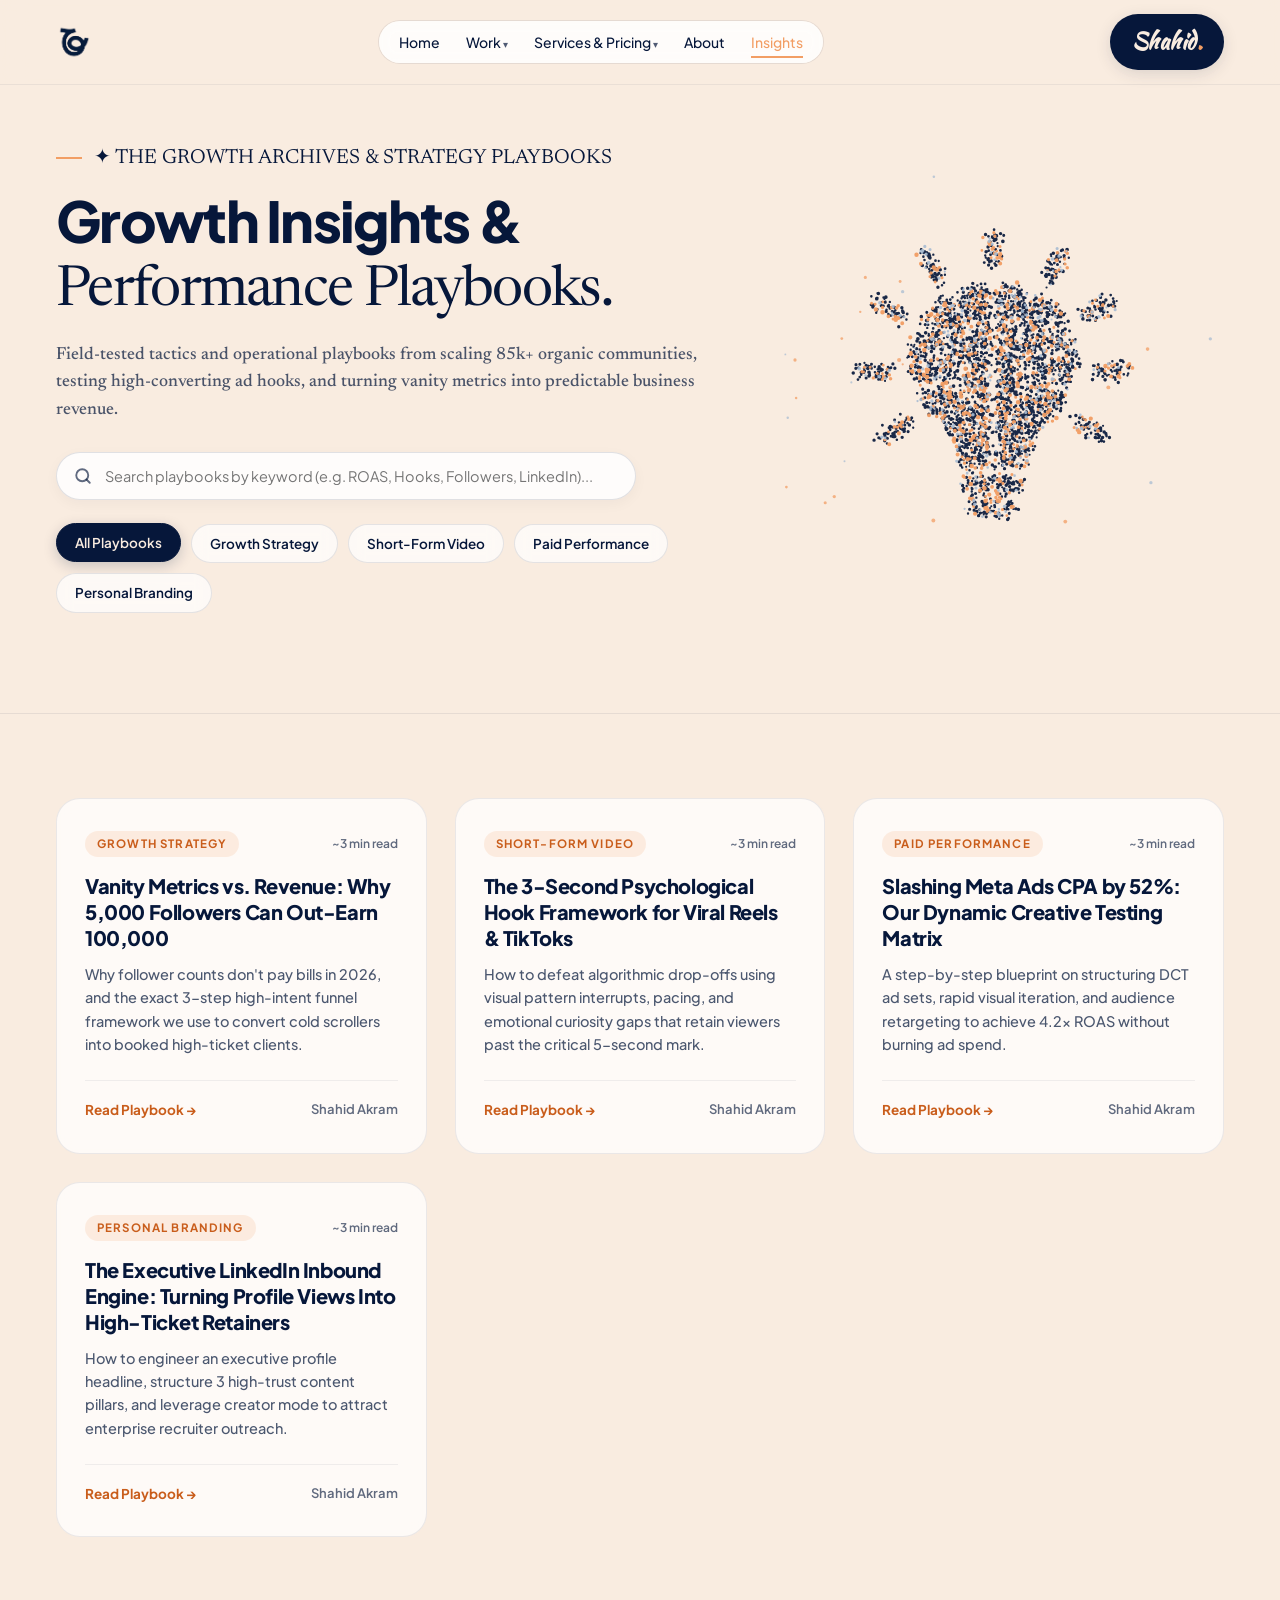
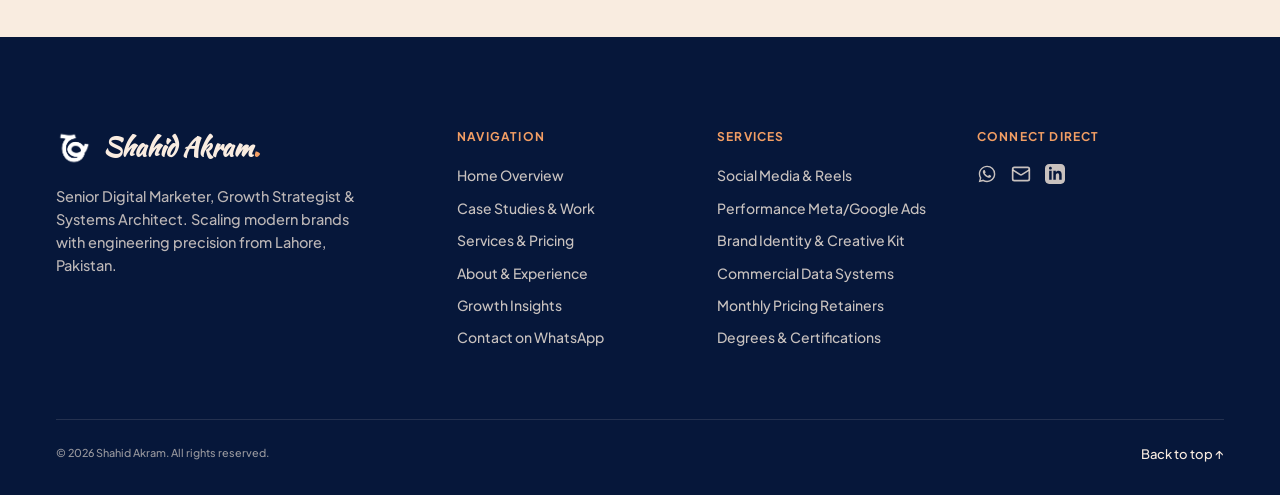
<file: blog.html>
<!DOCTYPE html>
<html lang="en">
<head>
  <!-- Google Tag Manager & Analytics -->
  <script>
    window.dataLayer = window.dataLayer || [];
    function gtag(){dataLayer.push(arguments);}
    gtag('js', new Date());
    gtag('config', 'G-53BV17FB3X');

    function loadTrackingScripts() {
      if (window.__trackingLoaded) return;
      window.__trackingLoaded = true;

      (function(w,d,s,l,i){w[l]=w[l]||[];w[l].push({'gtm.start':
      new Date().getTime(),event:'gtm.js'});var f=d.getElementsByTagName(s)[0],
      j=d.createElement(s),dl=l!='dataLayer'?'&l='+l:'';j.async=true;j.src=
      'https://www.googletagmanager.com/gtm.js?id='+i+dl;f.parentNode.insertBefore(j,f);
      })(window,document,'script','dataLayer','GTM-KWKQ7C6H');

      var g = document.createElement('script');
      g.async = true;
      g.src = 'https://www.googletagmanager.com/gtag/js?id=G-53BV17FB3X';
      document.head.appendChild(g);

      (function(c,l,a,r,i,t,y){
          c[a]=c[a]||function(){(c[a].q=c[a].q||[]).push(arguments)};
          t=l.createElement(r);t.async=1;t.src="https://www.clarity.ms/tag/"+i+"?ref=bwt";
          y=l.getElementsByTagName(r)[0];y.parentNode.insertBefore(t,y);
      })(window, document, "clarity", "script", "z3p9mpr20w");
    }

    if ('requestIdleCallback' in window) {
      requestIdleCallback(loadTrackingScripts, { timeout: 2000 });
    } else {
      window.addEventListener('load', function() {
        setTimeout(loadTrackingScripts, 800);
      });
    }
    ['touchstart', 'scroll', 'mousemove', 'click'].forEach(function(evt) {
      window.addEventListener(evt, loadTrackingScripts, { once: true, passive: true });
    });
  </script>

  <meta charset="UTF-8">
  <meta name="viewport" content="width=device-width, initial-scale=1.0">
  <title>Growth Insights &amp; Strategic Playbooks | Shahid Akram</title>
  <meta name="description" content="Tactical digital marketing playbooks, ROAS scaling frameworks, organic viral mechanics, and conversion design systems by Shahid Akram.">
  <meta name="author" content="Shahid Akram">
  <link rel="canonical" href="https://byshahid.vercel.app/blog.html">

  <!-- Favicons -->
  <link rel="icon" type="image/png" href="favicon_shapes.png">
  <link rel="shortcut icon" type="image/png" href="favicon_shapes.png">
  <link rel="apple-touch-icon" href="favicon_shapes.png">

  <!-- Open Graph -->
  <meta property="og:type" content="website">
  <meta property="og:url" content="https://byshahid.vercel.app/blog.html">
  <meta property="og:title" content="Growth Insights & Strategic Playbooks | Shahid Akram">
  <meta property="og:description" content="Tactical digital marketing playbooks, ROAS scaling frameworks, organic viral mechanics, and conversion design systems by Shahid Akram.">
  <meta property="og:image" content="https://byshahid.vercel.app/og-preview.png">

  <!-- Fonts -->
  <link rel="preconnect" href="https://fonts.googleapis.com">
  <link rel="preconnect" href="https://fonts.gstatic.com" crossorigin>
  <link href="https://fonts.googleapis.com/css2?family=Plus+Jakarta+Sans:wght@400;500;600;700;800&family=Caveat:wght@600;700&family=Kaushan+Script&family=Newsreader:ital,opsz,wght@0,6..72,400;0,6..72,500;1,6..72,400&display=swap" rel="stylesheet">

  <style>
    :root {
      --cream: #F9ECE0;
      --cream-2: #F2E1D0;
      --navy: #06173A;
      --navy-2: #12285A;
      --orange: #F29E64;
      --powder: #A8BCD2;
      --ink-2: rgba(6, 23, 58, 0.72);
      --muted: rgba(6, 23, 58, 0.64);
      --line: rgba(6, 23, 58, 0.12);
      --serif: "Newsreader", Georgia, serif;
      --sans: "Plus Jakarta Sans", -apple-system, BlinkMacSystemFont, "Segoe UI", Roboto, sans-serif;
      --ease: cubic-bezier(.16, 1, .3, 1);
    }

    * { box-sizing: border-box; margin: 0; padding: 0; -webkit-tap-highlight-color: transparent; }
    html { background: var(--cream); scroll-behavior: smooth; }
    body {
      color: var(--navy);
      font-family: var(--sans);
      font-weight: 500;
      -webkit-font-smoothing: antialiased;
      overflow-x: hidden;
      background: var(--cream);
      line-height: 1.6;
    }
    body.m-open { overflow: hidden; }
    a { color: inherit; text-decoration: none; }
    button { font: inherit; color: inherit; }
    .it { font-family: var(--serif); font-style: normal; font-weight: 400; }
    .wrap { max-width: 1360px; margin: 0 auto; padding: 0 56px; }

    /* Eyebrow */
    .eyebrow {
      font-family: var(--serif);
      font-style: normal;
      font-weight: 400;
      font-size: clamp(16px, 1.6vw, 22px);
      display: inline-flex;
      align-items: center;
      gap: 12px;
    }
    .eyebrow::before {
      content: '';
      width: 26px;
      height: 2px;
      background: var(--orange);
    }
    .tag-orange {
      color: var(--orange);
      font-size: 13px;
      font-weight: 700;
      letter-spacing: 0.14em;
      text-transform: uppercase;
    }

    /* ---------- NAV ---------- */
    .nav {
      position: fixed;
      top: 0;
      left: 0;
      right: 0;
      z-index: 90;
      transition: transform .5s var(--ease), background .4s;
      background: rgba(249, 236, 224, 0.88);
      backdrop-filter: blur(14px);
      -webkit-backdrop-filter: blur(14px);
      border-bottom: 1px solid rgba(6, 23, 58, 0.06);
    }
    .nav .wrap {
      height: 84px;
      display: flex;
      align-items: center;
      justify-content: space-between;
      gap: 20px;
    }
    .logo.text-logo {
      display: flex;
      align-items: center;
      gap: 10px;
      text-decoration: none;
      color: var(--navy);
    }
    .logo.text-logo .logo-mark {
      height: 38px;
      width: auto;
      display: block;
      transition: transform .3s;
    }
    .logo.text-logo:hover .logo-mark {
      transform: rotate(-5deg) scale(1.05);
    }
    .links {
      display: flex;
      gap: 26px;
      font-size: 14px;
      align-items: center;
      padding: 10px 20px;
      border-radius: 999px;
      background: rgba(255, 255, 255, 0.85);
      box-shadow: 0 0 0 1px rgba(6, 23, 58, 0.08);
      backdrop-filter: blur(8px);
    }
    .links a { position: relative; }
    .links > a::after, .dd > a::after {
      content: '';
      position: absolute;
      left: 0;
      right: 0;
      bottom: -5px;
      height: 2px;
      background: var(--orange);
      transform: scaleX(0);
      transform-origin: right;
      transition: transform .4s var(--ease);
    }
    .links > a:hover::after, .dd:hover > a::after, .links > a.active::after {
      transform: scaleX(1);
      transform-origin: left;
    }
    .dd { position: relative; padding: 22px 0; margin: -22px 0; }
    .panel {
      position: absolute;
      top: 100%;
      left: 50%;
      min-width: 290px;
      background: var(--navy);
      color: var(--cream);
      border-radius: 14px;
      padding: 10px;
      opacity: 0;
      visibility: hidden;
      transform: translate(-50%, 10px);
      transition: opacity .3s, transform .4s var(--ease), visibility .3s;
      box-shadow: 0 20px 45px -18px rgba(6, 23, 58, 0.5);
    }
    .dd:hover .panel, .dd:focus-within .panel {
      opacity: 1;
      visibility: visible;
      transform: translate(-50%, 0);
    }
    .panel a {
      display: block;
      padding: 10px 14px;
      border-radius: 8px;
      white-space: nowrap;
      font-size: 13.5px;
      transition: background 0.2s, color 0.2s;
    }
    .panel a:hover {
      background: var(--navy-2);
      color: var(--orange);
    }
    .pill {
      display: inline-flex;
      align-items: center;
      gap: 10px;
      padding: 13px 26px;
      border-radius: 999px;
      font-size: 14px;
      font-weight: 600;
      white-space: nowrap;
      position: relative;
      overflow: hidden;
      isolation: isolate;
      transition: color .35s, background-color .35s;
    }
    .pill-navy {
      background: var(--navy);
      color: var(--cream);
    }
    .pill-navy:hover {
      background: #0d2350;
      color: var(--cream);
    }
    .pill-orange {
      background: var(--orange);
      color: var(--navy);
    }
    .pill-orange:hover {
      background: #e88d4f;
    }
    .nav-shahid-pill {
      padding: 10px 22px;
      box-shadow: 0 4px 16px rgba(6, 23, 58, 0.12);
    }
    .nav-shahid-name {
      font-family: 'Kaushan Script', 'Caveat', cursive;
      font-size: 22px;
      font-weight: 700;
      letter-spacing: 0.02em;
    }
    .logo-dot { color: var(--orange); }

    /* Burger for Mobile */
    .burger {
      display: none;
      width: 44px;
      height: 44px;
      border-radius: 50%;
      background: var(--navy);
      border: none;
      cursor: pointer;
      position: relative;
    }
    .burger i {
      position: absolute;
      left: 13px;
      right: 13px;
      height: 2px;
      background: var(--cream);
      transition: transform .3s, top .3s;
    }
    .burger i:first-child { top: 17px; }
    .burger i:last-child { top: 25px; }
    .m-open .burger i:first-child { transform: rotate(45deg); top: 21px; }
    .m-open .burger i:last-child { transform: rotate(-45deg); top: 21px; }

    /* Mobile Drawer */
    .mmenu {
      position: fixed;
      inset: 0;
      background: var(--cream);
      z-index: 85;
      padding: 110px 32px 40px;
      display: flex;
      flex-direction: column;
      gap: 16px;
      opacity: 0;
      pointer-events: none;
      transition: opacity .4s;
    }
    .m-open .mmenu { opacity: 1; pointer-events: auto; }
    .m-item {
      font-size: 24px;
      font-weight: 700;
      padding: 12px 0;
      border-bottom: 1px solid rgba(6, 23, 58, 0.08);
    }

    /* ---------- BLOG HERO WITH BRAIN-LIGHTBULB PARTICLE CARD ---------- */
    .blog-hero {
      padding: 140px 0 60px;
      position: relative;
    }
    .blog-hero-grid {
      display: grid;
      grid-template-columns: 1.25fr 0.9fr;
      gap: 48px;
      align-items: center;
      margin-bottom: 40px;
    }
    .blog-hero h1 {
      font-size: clamp(38px, 4.4vw, 62px);
      line-height: 1.1;
      font-weight: 800;
      letter-spacing: -0.03em;
      margin: 16px 0 18px;
    }
    .blog-hero-lead {
      font-family: var(--serif);
      font-size: clamp(17.5px, 1.3vw, 21px);
      line-height: 1.55;
      color: var(--ink-2);
      margin-bottom: 28px;
    }

    /* Search Bar */
    .blog-search-wrap {
      position: relative;
      max-width: 580px;
      margin-bottom: 24px;
    }
    .blog-search-input {
      width: 100%;
      padding: 14px 22px 14px 48px;
      border-radius: 999px;
      border: 1px solid rgba(6, 23, 58, 0.12);
      background: rgba(255, 255, 255, 0.85);
      font-size: 14.5px;
      color: var(--navy);
      font-family: var(--sans);
      outline: none;
      box-shadow: 0 4px 14px rgba(6, 23, 58, 0.04);
      transition: border-color .2s, box-shadow .2s;
    }
    .blog-search-input:focus {
      border-color: var(--orange);
      box-shadow: 0 6px 20px rgba(242, 158, 100, 0.18);
    }
    .blog-search-icon {
      position: absolute;
      left: 18px;
      top: 50%;
      transform: translateY(-50%);
      color: var(--muted);
      pointer-events: none;
    }

    /* Seamless Floating Particle Slot */
    .blog-seamless-slot {
      width: 100%;
      height: 420px;
      position: relative;
      background: transparent;
      border: none;
      box-shadow: none;
      cursor: crosshair;
      display: flex;
      align-items: center;
      justify-content: center;
    }
    #blogParticleCanvas {
      width: 100%;
      height: 100%;
      display: block;
      background: transparent;
    }
    @media (max-width: 1024px) {
      .blog-seamless-slot { height: 320px; }
    }

    /* Filter Pills */
    .blog-filter-bar {
      display: flex;
      flex-wrap: wrap;
      gap: 10px;
      margin-top: 8px;
    }
    .blog-pill-btn {
      display: inline-flex;
      align-items: center;
      gap: 6px;
      padding: 8px 18px;
      border-radius: 999px;
      font-size: 13.5px;
      font-weight: 600;
      background: rgba(255, 255, 255, 0.7);
      border: 1px solid rgba(6, 23, 58, 0.1);
      color: var(--navy);
      cursor: pointer;
      transition: all 0.25s ease;
      backdrop-filter: blur(8px);
    }
    .blog-pill-btn:hover, .blog-pill-btn.is-active {
      background: var(--navy);
      color: var(--cream);
      border-color: var(--navy);
      transform: translateY(-1px);
    }
    .blog-pill-btn.is-active {
      box-shadow: 0 4px 14px rgba(6, 23, 58, 0.2);
    }

    /* ---------- ARTICLES GRID SECTION ---------- */
    .blog-section {
      padding: 60px 0 100px;
      border-top: 1px solid rgba(6, 23, 58, 0.08);
    }
    .blog-grid {
      display: grid;
      grid-template-columns: repeat(auto-fit, minmax(360px, 1fr));
      gap: 28px;
      margin-top: 24px;
    }
    .blog-card {
      background: rgba(255, 255, 255, 0.72);
      border: 1px solid rgba(6, 23, 58, 0.08);
      border-radius: 24px;
      padding: 32px 28px;
      display: flex;
      flex-direction: column;
      justify-content: space-between;
      transition: transform .3s ease, box-shadow .3s ease;
      backdrop-filter: blur(8px);
      cursor: pointer;
    }
    .blog-card:hover {
      transform: translateY(-6px);
      box-shadow: 0 20px 45px -14px rgba(6, 23, 58, 0.15);
      border-color: rgba(242, 158, 100, 0.4);
    }
    .blog-card-meta {
      display: flex;
      align-items: center;
      justify-content: space-between;
      margin-bottom: 16px;
    }
    .blog-tag-badge {
      display: inline-block;
      font-size: 11.5px;
      font-weight: 700;
      letter-spacing: 0.1em;
      text-transform: uppercase;
      color: #c95d1b;
      background: rgba(242, 158, 100, 0.16);
      padding: 4px 12px;
      border-radius: 999px;
    }
    .blog-read-time {
      font-size: 12px;
      color: var(--muted);
      font-weight: 600;
    }
    .blog-card h3 {
      font-size: 20px;
      font-weight: 800;
      color: var(--navy);
      line-height: 1.3;
      margin-bottom: 12px;
      letter-spacing: -0.02em;
    }
    .blog-card p {
      font-size: 14.5px;
      color: var(--ink-2);
      line-height: 1.6;
      margin-bottom: 24px;
    }
    .blog-card-foot {
      display: flex;
      align-items: center;
      justify-content: space-between;
      padding-top: 18px;
      border-top: 1px solid rgba(6, 23, 58, 0.06);
      font-size: 13.5px;
      font-weight: 700;
      color: var(--navy);
    }
    .blog-read-cta {
      color: #c95d1b;
      display: inline-flex;
      align-items: center;
      gap: 6px;
      transition: gap .2s;
    }
    .blog-card:hover .blog-read-cta {
      gap: 10px;
      color: var(--orange);
    }

    /* Deep Dive Article Modal */
    .blog-modal-overlay {
      position: fixed;
      inset: 0;
      background: rgba(6, 23, 58, 0.6);
      z-index: 100;
      display: none;
      align-items: center;
      justify-content: center;
      padding: 24px;
      backdrop-filter: blur(8px);
    }
    .blog-modal-card {
      background: var(--cream);
      border: 1px solid rgba(6, 23, 58, 0.12);
      border-radius: 28px;
      max-width: 780px;
      width: 100%;
      max-height: 88vh;
      display: flex;
      flex-direction: column;
      overflow: hidden;
      box-shadow: 0 32px 70px -16px rgba(6, 23, 58, 0.4);
    }
    .blog-modal-head {
      display: flex;
      align-items: center;
      justify-content: space-between;
      padding: 20px 28px;
      border-bottom: 1px solid rgba(6, 23, 58, 0.08);
      background: rgba(255, 255, 255, 0.5);
    }
    .blog-modal-close {
      background: none;
      border: none;
      cursor: pointer;
      color: var(--navy);
      display: flex;
      align-items: center;
      justify-content: center;
      padding: 6px;
      border-radius: 50%;
      transition: background .2s;
    }
    .blog-modal-close:hover {
      background: rgba(6, 23, 58, 0.08);
    }
    .blog-modal-body {
      overflow-y: auto;
      padding: 32px 32px 40px;
    }

    /* ---------- FOOTER ---------- */
    footer {
      background: var(--navy);
      color: var(--cream);
      padding: 90px 0 30px;
      position: relative;
    }
    .fg {
      display: grid;
      grid-template-columns: 2fr 1.2fr 1.2fr 1.4fr;
      gap: 48px;
      margin-bottom: 60px;
    }
    .flogo {
      display: flex;
      align-items: center;
      gap: 12px;
      margin-bottom: 16px;
    }
    .flogo img { height: 38px; width: auto; filter: brightness(0) invert(1); }
    .flogo-name {
      font-family: 'Kaushan Script', 'Caveat', cursive;
      font-size: 26px;
      font-weight: 700;
      color: var(--cream);
    }
    .fg p {
      font-size: 14.5px;
      line-height: 1.6;
      color: rgba(249, 236, 224, 0.75);
      max-width: 320px;
    }
    .fg h5 {
      color: var(--orange);
      font-size: 12px;
      font-weight: 700;
      letter-spacing: 0.1em;
      text-transform: uppercase;
      margin-bottom: 18px;
    }
    .fg a {
      display: block;
      font-size: 14px;
      color: rgba(249, 236, 224, 0.8);
      margin-bottom: 10px;
      transition: color .2s;
    }
    .fg a:hover { color: var(--orange); }
    .footer-social-row {
      display: flex;
      align-items: center;
      gap: 14px;
      margin-top: 14px;
    }
    .simple-social-link {
      color: var(--orange);
      display: inline-flex;
      align-items: center;
      justify-content: center;
      transition: transform 0.2s ease, opacity 0.2s ease;
    }
    .simple-social-link:hover {
      transform: translateY(-2px);
      opacity: 0.85;
    }
    .sub {
      border-top: 1px solid rgba(249, 236, 224, 0.12);
      padding-top: 24px;
      display: flex;
      justify-content: space-between;
      font-size: 13px;
      color: rgba(249, 236, 224, 0.6);
    }

    @media (max-width: 1024px) {
      .wrap { padding: 0 28px; }
      .links { display: none; }
      .burger { display: block; }
      .blog-hero-grid { grid-template-columns: 1fr; gap: 36px; }
      .blog-grid { grid-template-columns: 1fr; }
      .fg { grid-template-columns: 1fr 1fr; gap: 36px; }
    }
    @media (max-width: 640px) {
      .wrap { padding: 0 18px; }
      .fg { grid-template-columns: 1fr; }
    }
  </style>
</head>
<body>

<!-- Header -->
<header class="nav" id="nav">
  <div class="wrap">
    <a href="index.html" class="logo text-logo" aria-label="Shahid Akram">
      <img src="shahid_logo.png" alt="Shahid Akram" class="logo-mark">
    </a>
    
    <!-- Original Template Floating Pill Navbar with Native Dropdowns -->
    <nav class="links" aria-label="Main Navigation">
      <a href="index.html">Home</a>

      <!-- Work Dropdown -->
      <div class="dd">
        <a href="work.html" role="button" tabindex="0">Work <span style="font-size: 10px; opacity: 0.7;">▾</span></a>
        <div class="panel">
          <a href="work.html#case-ads">Apex Audio (4.2x ROAS Meta Ad)</a>
          <a href="work.html#case-growth">Kumo Matcha (85K Community)</a>
          <a href="work.html#case-identity">Zotir Systems (3D Visual Identity)</a>
          <a href="work.html#case-copy">Apex B2B (42 Inbound Leads)</a>
          <a href="work.html#case-data">Commercial Inventory &amp; Data</a>
          <a href="work.html#gallery">Design Posters Showcase</a>
          <div style="height: 1px; background: rgba(249, 236, 224, 0.12); margin: 6px 0;"></div>
          <a href="work.html" style="color: var(--orange); font-weight: 600;">View All Work &amp; Case Studies &rarr;</a>
        </div>
      </div>

      <!-- Services & Pricing Dropdown -->
      <div class="dd">
        <a href="services.html" role="button" tabindex="0">Services &amp; Pricing <span style="font-size: 10px; opacity: 0.7;">▾</span></a>
        <div class="panel">
          <a href="services.html#service-social">Social Media Strategy &amp; Viral Growth</a>
          <a href="services.html#service-ads">Performance Marketing &amp; Meta/Google Ads</a>
          <a href="services.html#service-design">Graphic Design &amp; Brand Identity</a>
          <a href="services.html#service-data">Precision Commercial Data Operations</a>
          <a href="services.html#offer">Monthly Retainer Packages &amp; Pricing</a>
          <a href="services.html#tools-certs">Degrees, Certifications &amp; Tool Stack</a>
          <div style="height: 1px; background: rgba(249, 236, 224, 0.12); margin: 6px 0;"></div>
          <a href="services.html" style="color: var(--orange); font-weight: 600;">View All Services &amp; Rates &rarr;</a>
        </div>
      </div>

      <a href="about.html">About</a>
      <!-- Active Insights -->
      <a href="blog.html" class="active" style="color: var(--orange);">Insights</a>
    </nav>

    <!-- Right button with footer Brusher font -->
    <a href="https://wa.me/923004822560" target="_blank" rel="noopener" class="pill pill-navy nav-shahid-pill" aria-label="Chat with Shahid">
      <span class="nav-shahid-name">Shahid<span class="logo-dot">.</span></span>
    </a>
    <button class="burger" id="burger" aria-label="Open menu"><i></i><i></i></button>
  </div>
</header>

<!-- Mobile Menu Drawer -->
<nav class="mmenu" id="mmenu" aria-label="Mobile Navigation">
  <a href="index.html" class="m-item">01. Home Overview</a>
  <a href="work.html" class="m-item">02. Work &amp; Case Studies</a>
  <a href="services.html" class="m-item">03. Services &amp; Pricing</a>
  <a href="about.html" class="m-item">04. About &amp; Story</a>
  <a href="blog.html" class="m-item" style="color: var(--orange);">05. Growth Insights</a>
  <a href="https://wa.me/923004822560" target="_blank" rel="noopener" class="pill pill-orange" style="margin-top: 20px; justify-content: center;">
    Chat Directly on WhatsApp &rarr;
  </a>
</nav>

<main id="main">

  <!-- ================= BLOG HERO ================= -->
  <section class="blog-hero" id="hero">
    <div class="wrap">
      
      <div class="blog-hero-grid">
        <!-- Left: Header Content & Search -->
        <div>
          <span class="eyebrow">✦ THE GROWTH ARCHIVES &amp; STRATEGY PLAYBOOKS</span>
          <h1>Growth Insights &amp; <span class="it">Performance Playbooks.</span></h1>
          <p class="blog-hero-lead">
            Field-tested tactics and operational playbooks from scaling 85k+ organic communities, testing high-converting ad hooks, and turning vanity metrics into predictable business revenue.
          </p>

          <!-- Search Bar -->
          <div class="blog-search-wrap">
            <svg class="blog-search-icon" width="18" height="18" viewBox="0 0 24 24" fill="none" stroke="currentColor" stroke-width="2.5" stroke-linecap="round" stroke-linejoin="round">
              <circle cx="11" cy="11" r="8"></circle>
              <line x1="21" y1="21" x2="16.65" y2="16.65"></line>
            </svg>
            <input type="text" id="blogSearchInput" class="blog-search-input" placeholder="Search playbooks by keyword (e.g. ROAS, Hooks, Followers, LinkedIn)...">
          </div>

          <!-- Category Filter Pills -->
          <div class="blog-filter-bar" id="blogFilterBar">
            <button type="button" class="blog-pill-btn is-active" data-cat="all">All Playbooks</button>
            <button type="button" class="blog-pill-btn" data-cat="Growth Strategy">Growth Strategy</button>
            <button type="button" class="blog-pill-btn" data-cat="Short-Form Video">Short-Form Video</button>
            <button type="button" class="blog-pill-btn" data-cat="Paid Performance">Paid Performance</button>
            <button type="button" class="blog-pill-btn" data-cat="Personal Branding">Personal Branding</button>
          </div>
        </div>

        <!-- Right: Brain-Lightbulb Interactive Particle Card -->
        <div>
          <div class="blog-seamless-slot" id="blogCanvasBox"><canvas id="blogParticleCanvas" aria-label="Particle Swarm of Brain Lightbulb Icon"></canvas></div></div>
      </div>

    </div>
  </section>

  <!-- ================= ARTICLES GRID SECTION ================= -->
  <section class="blog-section">
    <div class="wrap">
      <div class="blog-grid" id="blogGridFull">
        <!-- Rendered dynamically from articles.js -->
      </div>
    </div>
  </section>

</main>

<!-- Deep-Dive Article Reader Modal Overlay -->
<div class="blog-modal-overlay" id="blogModalOverlay" aria-hidden="true">
  <div class="blog-modal-card">
    <div class="blog-modal-head">
      <span id="modalArticleTag" style="font-size: 11.5px; font-weight: 700; text-transform: uppercase; letter-spacing: 0.1em; color: #c95d1b; background: rgba(242,158,100,0.18); padding: 4px 14px; border-radius: 999px;">GROWTH STRATEGY</span>
      <button type="button" class="blog-modal-close" id="blogModalClose" aria-label="Close Playbook">
        <svg width="22" height="22" viewBox="0 0 24 24" fill="none" stroke="currentColor" stroke-width="2.5" stroke-linecap="round" stroke-linejoin="round">
          <line x1="18" y1="6" x2="6" y2="18"></line>
          <line x1="6" y1="6" x2="18" y2="18"></line>
        </svg>
      </button>
    </div>
    <div class="blog-modal-body">
      <h2 id="modalArticleTitle" style="font-size: clamp(24px, 2.6vw, 34px); font-weight: 800; line-height: 1.25; margin-bottom: 20px; color: var(--navy);"></h2>
      <div id="modalArticleBody" style="font-size: 15.5px; line-height: 1.8; color: var(--navy);">
        <!-- Content injected here -->
      </div>
      <div style="margin-top: 36px; padding-top: 24px; border-top: 1px solid rgba(6, 23, 58, 0.08); display: flex; align-items: center; justify-content: space-between; flex-wrap: wrap; gap: 12px;">
        <span style="font-size: 13.5px; font-weight: 600; color: var(--ink-2);">Written by Shahid Akram &bull; Senior Growth Strategist</span>
        <a href="https://wa.me/923004822560" target="_blank" rel="noopener" class="pill pill-navy" style="padding: 8px 18px; font-size: 13px;">Discuss This Playbook &rarr;</a>
      </div>
    </div>
  </div>
</div>

<!-- ================= FOOTER ================= -->
<footer>
  <div class="wrap">
    <div class="fg">
      <div>
        <div class="flogo">
          <img src="shahid_logo.png" alt="Shahid Akram">
          <span class="flogo-name">Shahid Akram<span style="color:var(--orange)">.</span></span>
        </div>
        <p>Senior Digital Marketer, Growth Strategist &amp; Systems Architect. Scaling modern brands with engineering precision from Lahore, Pakistan.</p>
      </div>

      <div>
        <h5>Navigation</h5>
        <a href="index.html">Home Overview</a>
        <a href="work.html">Case Studies &amp; Work</a>
        <a href="services.html">Services &amp; Pricing</a>
        <a href="about.html">About &amp; Experience</a>
        <a href="blog.html">Growth Insights</a>
        <a href="https://wa.me/923004822560" target="_blank" rel="noopener">Contact on WhatsApp</a>
      </div>

      <div>
        <h5>Services</h5>
        <a href="services.html#service-social">Social Media &amp; Reels</a>
        <a href="services.html#service-ads">Performance Meta/Google Ads</a>
        <a href="services.html#service-design">Brand Identity &amp; Creative Kit</a>
        <a href="services.html#service-data">Commercial Data Systems</a>
        <a href="services.html#offer">Monthly Pricing Retainers</a>
        <a href="services.html#tools-certs">Degrees &amp; Certifications</a>
      </div>

      <div>
        <h5>Connect Direct</h5>
        <div class="footer-social-row">
          <a href="https://wa.me/923004822560" target="_blank" rel="noopener" class="simple-social-link" title="WhatsApp Chat" aria-label="WhatsApp">
            <svg viewBox="0 0 24 24" fill="currentColor" width="20" height="20"><path d="M12.04 2C6.58 2 2.13 6.45 2.13 11.91c0 1.75.46 3.45 1.32 4.95L2.05 22l5.3-1.39a10 10 0 004.69 1.18h.01c5.46 0 9.91-4.45 9.91-9.91A9.87 9.87 0 0012.04 2zm0 18.06h-.01a8.17 8.17 0 01-4.17-1.15l-.3-.18-3.1.81.83-3.02-.2-.31a8.21 8.21 0 01-1.26-4.3c0-4.52 3.68-8.2 8.22-8.2a8.18 8.18 0 015.82 2.41 8.16 8.16 0 012.4 5.8c0 4.53-3.68 8.14-8.2 8.14zm4.51-6.15c-.25-.12-1.46-.72-1.69-.81-.23-.08-.39-.12-.56.12-.16.25-.64.81-.79.97-.14.16-.29.18-.54.06-.25-.12-1.05-.39-2-1.23-.74-.66-1.23-1.47-1.38-1.72-.14-.25-.02-.38.11-.5.11-.11.25-.29.37-.43.12-.14.16-.25.25-.41.08-.16.04-.31-.02-.43-.06-.12-.56-1.34-.76-1.84-.2-.48-.4-.42-.56-.43h-.47c-.16 0-.43.06-.66.31-.22.25-.86.84-.86 2.05s.88 2.37 1 2.54c.12.16 1.74 2.65 4.2 3.72.59.25 1.04.41 1.4.52.59.19 1.13.16 1.56.1.48-.07 1.46-.6 1.67-1.18.21-.58.21-1.07.15-1.18-.06-.11-.23-.18-.48-.3z"/></svg>
          </a>
          <a href="mailto:heyshahidakram@gmail.com" class="simple-social-link" title="Direct Email" aria-label="Direct Email">
            <svg viewBox="0 0 24 24" fill="none" stroke="currentColor" stroke-width="2" width="20" height="20"><rect width="20" height="16" x="2" y="4" rx="2"/><path d="m22 7-8.97 5.7a1.94 1.94 0 0 1-2.06 0L2 7"/></svg>
          </a>
          <a href="https://www.linkedin.com/in/heyshahidakram" target="_blank" rel="noopener" class="simple-social-link" title="LinkedIn" aria-label="LinkedIn">
            <svg viewBox="0 0 24 24" fill="currentColor" width="20" height="20"><path d="M19 0h-14c-2.761 0-5 2.239-5 5v14c0 2.761 2.239 5 5 5h14c2.762 0 5-2.239 5-5v-14c0-2.761-2.238-5-5-5zm-11 19h-3v-11h3v11zm-1.5-12.268c-.966 0-1.75-.79-1.75-1.764s.784-1.764 1.75-1.764 1.75.79 1.75 1.764-.783 1.764-1.75 1.764zm13.5 12.268h-3v-5.604c0-3.368-4-3.113-4 0v5.604h-3v-11h3v1.765c1.396-2.586 7-2.777 7 2.476v6.759z"/></svg>
          </a>
        </div>
      </div>
    </div>

    <div class="sub">
      <small>&copy; 2026 Shahid Akram. All rights reserved.</small>
      <a href="#hero" style="color:var(--cream);">Back to top &uarr;</a>
    </div>
  </div>
</footer>

<!-- Load Database -->
<script src="articles.js"></script>

<script>
  // Mobile Burger Menu Toggle
  const burger = document.getElementById('burger');
  if (burger) {
    burger.addEventListener('click', () => {
      document.body.classList.toggle('m-open');
    });
  }
  document.querySelectorAll('.m-item').forEach(link => {
    link.addEventListener('click', () => {
      document.body.classList.remove('m-open');
    });
  });

  // Articles Renderer & Filter Logic
  (function initBlogRenderer() {
    const grid = document.getElementById('blogGridFull');
    const filterBtns = document.querySelectorAll('.blog-pill-btn');
    const searchInput = document.getElementById('blogSearchInput');
    const modal = document.getElementById('blogModalOverlay');
    const modalClose = document.getElementById('blogModalClose');

    const articles = window.BLOG_ARTICLES || [];

    let currentCat = 'all';
    let searchQuery = '';

    function renderArticles() {
      if (!grid) return;
      grid.innerHTML = '';

      const filtered = articles.filter(art => {
        const matchCat = (currentCat === 'all') || (art.tag === currentCat);
        const matchSearch = !searchQuery || 
          art.title.toLowerCase().includes(searchQuery) || 
          art.snippet.toLowerCase().includes(searchQuery) ||
          art.tag.toLowerCase().includes(searchQuery);
        return matchCat && matchSearch;
      });

      if (filtered.length === 0) {
        grid.innerHTML = '<div style="grid-column: 1/-1; text-align: center; padding: 60px 20px; color: var(--ink-2); font-size: 16px;">No playbooks found matching your search.</div>';
        return;
      }

      filtered.forEach((art, idx) => {
        const card = document.createElement('div');
        card.className = 'blog-card';
        card.innerHTML = `
          <div>
            <div class="blog-card-meta">
              <span class="blog-tag-badge">${art.tag}</span>
              <span class="blog-read-time">~3 min read</span>
            </div>
            <h3>${art.title}</h3>
            <p>${art.snippet}</p>
          </div>
          <div class="blog-card-foot">
            <span class="blog-read-cta">Read Playbook &rarr;</span>
            <span style="font-weight: 600; color: var(--muted); font-size: 13px;">Shahid Akram</span>
          </div>
        `;
        card.addEventListener('click', () => openArticleModal(art));
        grid.appendChild(card);
      });
    }

    function openArticleModal(art) {
      document.getElementById('modalArticleTag').textContent = art.tag;
      document.getElementById('modalArticleTitle').textContent = art.title;
      document.getElementById('modalArticleBody').innerHTML = art.content;
      modal.style.display = 'flex';
      modal.setAttribute('aria-hidden', 'false');
      document.body.style.overflow = 'hidden';
    }

    function closeArticleModal() {
      modal.style.display = 'none';
      modal.setAttribute('aria-hidden', 'true');
      document.body.style.overflow = '';
    }

    if (modalClose) {
      modalClose.addEventListener('click', closeArticleModal);
    }
    if (modal) {
      modal.addEventListener('click', (e) => {
        if (e.target === modal) closeArticleModal();
      });
    }

    filterBtns.forEach(btn => {
      btn.addEventListener('click', function() {
        filterBtns.forEach(b => b.classList.remove('is-active'));
        this.classList.add('is-active');
        currentCat = this.getAttribute('data-cat') || 'all';
        renderArticles();
      });
    });

    if (searchInput) {
      searchInput.addEventListener('input', function() {
        searchQuery = this.value.trim().toLowerCase();
        renderArticles();
      });
    }

    renderArticles();
  })();

  // ---------- INTERACTIVE BLOG BRAIN-LIGHTBULB PARTICLE SWARM ----------
  (function initBlogParticleSwarm() {
    const canvas = document.getElementById('blogParticleCanvas');
    const box = document.getElementById('blogCanvasBox');
    if (!canvas || !box) return;

    const ctx = canvas.getContext('2d');
    if (!ctx) return;

    const base64Icon = '[data-uri]';
    const iconImg = new Image();
    iconImg.src = base64Icon;

    let particles = [];
    let sparkles = [];
    let W = 0, H = 0, dpr = 1;
    let touch = null;
    let isInitialized = false;

    const PALETTE = [
      '6, 23, 58',
      '242, 158, 100',
      '168, 188, 210'
    ];

    function resize() {
      const rect = box.getBoundingClientRect();
      W = Math.max(240, Math.round(rect.width));
      H = Math.max(240, Math.round(rect.height));
      dpr = Math.min(window.devicePixelRatio || 1, 2);

      canvas.width = Math.round(W * dpr);
      canvas.height = Math.round(H * dpr);

      sampleIcon();
    }

    function sampleIcon() {
      if (!iconImg.complete || iconImg.naturalWidth === 0) return;

      const off = document.createElement('canvas');
      off.width = W;
      off.height = H;
      const ox = off.getContext('2d');
      if (!ox) return;

      const maxH = H * 0.88;
      const maxW = W * 0.82;
      const scale = Math.min(maxW / iconImg.naturalWidth, maxH / iconImg.naturalHeight);
      const tw = iconImg.naturalWidth * scale;
      const th = iconImg.naturalHeight * scale;
      const cx = (W - tw) / 2;
      const cy = (H - th) / 2;

      ox.drawImage(iconImg, cx, cy, tw, th);
      const idata = ox.getImageData(0, 0, W, H).data;

      const step = Math.max(2.4, Math.sqrt((W * H) / 28000));
      const newPts = [];

      for (let y = 0; y < H; y += step) {
        for (let x = 0; x < W; x += step) {
          const jx = x + (Math.random() - 0.5) * step * 0.85;
          const jy = y + (Math.random() - 0.5) * step * 0.85;
          const ix = Math.floor(jx);
          const iy = Math.floor(jy);
          if (ix >= 0 && ix < W && iy >= 0 && iy < H) {
            const alpha = idata[(iy * W + ix) * 4 + 3];
            if (alpha > 110) {
              newPts.push({ x: jx, y: jy });
            }
          }
        }
      }

      for (let i = newPts.length - 1; i > 0; i--) {
        const j = Math.floor(Math.random() * (i + 1));
        const temp = newPts[i];
        newPts[i] = newPts[j];
        newPts[j] = temp;
      }

      const newParticles = [];
      const count = newPts.length;

      for (let i = 0; i < count; i++) {
        const old = particles[i] || null;
        let p;

        if (old) {
          p = old;
          p.tx = newPts[i].x;
          p.ty = newPts[i].y;
        } else {
          const roll = Math.random();
          const col = roll < 0.18 ? PALETTE[1] : (roll < 0.28 ? PALETTE[2] : PALETTE[0]);
          p = {
            x: W / 2 + (Math.random() - 0.5) * W * 1.5,
            y: H / 2 + (Math.random() - 0.5) * H * 1.5,
            tx: newPts[i].x,
            ty: newPts[i].y,
            vx: (Math.random() - 0.5) * 3,
            vy: (Math.random() - 0.5) * 3,
            col: col,
            sz: roll < 0.18 ? (1.3 + Math.random() * 1.0) : (1.05 + Math.random() * 0.8),
            ph: Math.random() * Math.PI * 2,
            ang: Math.random() * Math.PI * 2,
            far: 0.5 + Math.random() * 0.8,
            k: 0.7 + Math.random() * 0.6
          };
        }
        newParticles.push(p);
      }

      particles = newParticles;

      sparkles = [];
      for (let s = 0; s < 26; s++) {
        sparkles.push({
          radius: W * (0.32 + Math.random() * 0.2),
          speed: (0.35 + Math.random() * 0.45) * (Math.random() < 0.5 ? 1 : -1),
          angle: Math.random() * Math.PI * 2,
          yOffset: (Math.random() - 0.5) * H * 0.5,
          sz: 0.9 + Math.random() * 1.2,
          col: Math.random() < 0.65 ? PALETTE[1] : PALETTE[2]
        });
      }

      isInitialized = true;
    }

    iconImg.onload = () => {
      sampleIcon();
    };

    function updatePointer(clientX, clientY) {
      const rect = canvas.getBoundingClientRect();
      touch = {
        x: clientX - rect.left,
        y: clientY - rect.top
      };
    }

    box.addEventListener('mousemove', (e) => {
      updatePointer(e.clientX, e.clientY);
    }, { passive: true });

    box.addEventListener('mouseleave', () => {
      touch = null;
    }, { passive: true });

    box.addEventListener('touchstart', (e) => {
      if (e.touches && e.touches[0]) {
        updatePointer(e.touches[0].clientX, e.touches[0].clientY);
      }
    }, { passive: true });

    box.addEventListener('touchmove', (e) => {
      if (e.touches && e.touches[0]) {
        updatePointer(e.touches[0].clientX, e.touches[0].clientY);
      }
    }, { passive: true });

    box.addEventListener('touchend', () => {
      touch = null;
    }, { passive: true });

    box.addEventListener('click', (e) => {
      const rect = canvas.getBoundingClientRect();
      const clickX = e.clientX - rect.left;
      const clickY = e.clientY - rect.top;

      particles.forEach(p => {
        const dx = p.x - clickX;
        const dy = p.y - clickY;
        const dist = Math.sqrt(dx * dx + dy * dy) || 1;
        const force = Math.max(14, 38 - dist * 0.12);
        p.vx += (dx / dist) * force + (Math.random() - 0.5) * 12;
        p.vy += (dy / dist) * force + (Math.random() - 0.5) * 12;
      });
    });

    let lastTime = performance.now();

    function render(now) {
      requestAnimationFrame(render);
      if (!isInitialized || particles.length === 0) return;

      const dt = Math.min((now - lastTime) / 1000, 0.05);
      lastTime = now;
      const t = now / 1000;

      ctx.setTransform(dpr, 0, 0, dpr, 0, 0);
      ctx.clearRect(0, 0, W, H);

      const groups = {
        [PALETTE[0]]: [],
        [PALETTE[1]]: [],
        [PALETTE[2]]: []
      };

      const pointerRadiusSq = 95 * 95;

      for (let i = 0; i < particles.length; i++) {
        const p = particles[i];

        const sw = Math.sin(p.ph + t * 1.5 + p.ty * 0.018) * 1.8;
        const sw2 = Math.cos(p.ph * 1.6 + t * 1.2 + p.tx * 0.018) * 1.8;

        if (touch) {
          const dx = p.x - touch.x;
          const dy = p.y - touch.y;
          const d2 = dx * dx + dy * dy;
          if (d2 < pointerRadiusSq) {
            const f = ((pointerRadiusSq - d2) / pointerRadiusSq) * 3.6 / Math.sqrt(d2 + 1);
            p.vx += dx * f;
            p.vy += dy * f;
          }
        }

        const targetX = p.tx + sw;
        const targetY = p.ty + sw2;
        p.vx += (targetX - p.x) * 0.05 * p.k;
        p.vy += (targetY - p.y) * 0.05 * p.k;

        p.vx *= 0.84;
        p.vy *= 0.84;

        p.x += p.vx;
        p.y += p.vy;

        if (groups[p.col]) {
          groups[p.col].push(p);
        } else {
          groups[PALETTE[0]].push(p);
        }
      }

      for (const col in groups) {
        const batch = groups[col];
        if (batch.length === 0) continue;

        const alpha = col === PALETTE[1] ? '0.96' : (col === PALETTE[2] ? '0.90' : '0.92');
        ctx.fillStyle = `rgba(${col}, ${alpha})`;
        ctx.beginPath();

        for (let j = 0; j < batch.length; j++) {
          const q = batch[j];
          ctx.moveTo(q.x + q.sz, q.y);
          ctx.arc(q.x, q.y, q.sz, 0, 6.283);
        }
        ctx.fill();
      }

      const cx = W / 2;
      const cy = H / 2;
      for (let s = 0; s < sparkles.length; s++) {
        const sp = sparkles[s];
        sp.angle += sp.speed * dt;
        const sx = cx + Math.cos(sp.angle) * sp.radius;
        const sy = cy + Math.sin(sp.angle) * (sp.radius * 0.5) + sp.yOffset;
        
        ctx.fillStyle = `rgba(${sp.col}, 0.75)`;
        ctx.beginPath();
        ctx.arc(sx, sy, sp.sz, 0, 6.283);
        ctx.fill();
      }
    }

    window.addEventListener('resize', () => {
      resize();
    }, { passive: true });

    resize();
    requestAnimationFrame(render);
  })();
</script>

</body>
</html>
</file>
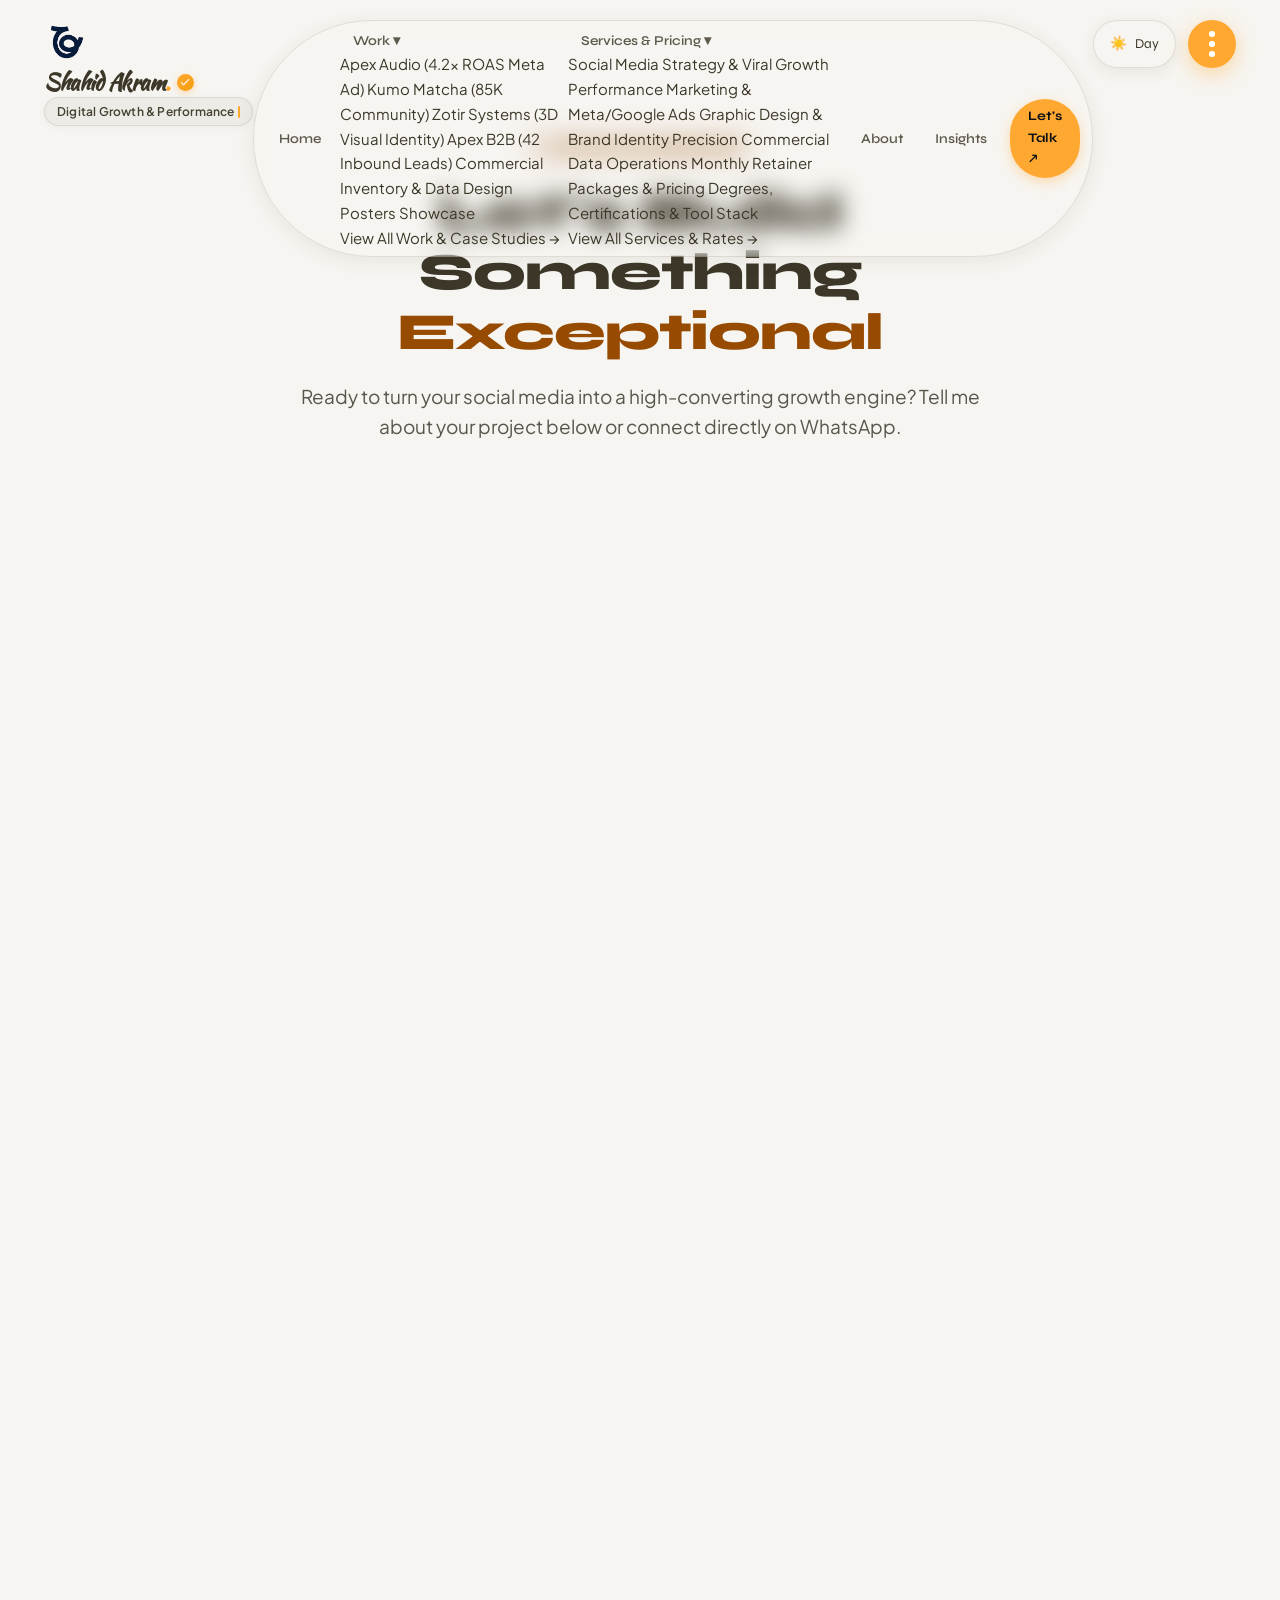
<file: contact.html>
<!DOCTYPE html>
<html lang="en">
<head>
  <!-- Google Tag Manager & Google Analytics (Queue-Initialized, Deferred Fetch) -->
  <script>
    window.dataLayer = window.dataLayer || [];
    function gtag(){window.dataLayer.push(arguments);}
    gtag('js', new Date());
    gtag('config', 'G-53BV17FB3X');

    function loadTrackingScripts() {
      if (window.__trackingLoaded) return;
      window.__trackingLoaded = true;

      (function(w,d,s,l,i){w[l]=w[l]||[];w[l].push({'gtm.start':
      new Date().getTime(),event:'gtm.js'});var f=d.getElementsByTagName(s)[0],
      j=d.createElement(s),dl=l!='dataLayer'?'&l='+l:'';j.async=true;j.src=
      'https://www.googletagmanager.com/gtm.js?id='+i+dl;f.parentNode.insertBefore(j,f);
      })(window,document,'script','dataLayer','GTM-KWKQ7C6H');

      var g = document.createElement('script');
      g.async = true;
      g.src = 'https://www.googletagmanager.com/gtag/js?id=G-53BV17FB3X';
      document.head.appendChild(g);

      (function(c,l,a,r,i,t,y){
          c[a]=c[a]||function(){(c[a].q=c[a].q||[]).push(arguments)};
          t=l.createElement(r);t.async=1;t.src="https://www.clarity.ms/tag/"+i+"?ref=bwt";
          y=l.getElementsByTagName(r)[0];y.parentNode.insertBefore(t,y);
      })(window, document, "clarity", "script", "z3p9mpr20w");
    }

    if ('requestIdleCallback' in window) {
      requestIdleCallback(loadTrackingScripts, { timeout: 2000 });
    } else {
      window.addEventListener('load', function() {
        setTimeout(loadTrackingScripts, 800);
      });
    }
    ['touchstart', 'scroll', 'mousemove', 'click'].forEach(function(evt) {
      window.addEventListener(evt, loadTrackingScripts, { once: true, passive: true });
    });
  </script>
  <meta charset="UTF-8">
  <meta name="viewport" content="width=device-width, initial-scale=1.0">
  <title>Contact & Work With Me | Shahid Akram</title>
  <meta name="description" content="Get in touch with Shahid Akram for freelance social media management, performance marketing consulting, or remote global retainers. Direct WhatsApp & Email.">
  <meta name="author" content="Shahid Akram">
  <link rel="canonical" href="https://byshahid.vercel.app/contact.html">

  <!-- Favicons and Brand Icons -->
  <link rel="icon" type="image/png" href="favicon_shapes.png">
  <link rel="shortcut icon" type="image/png" href="favicon_shapes.png">
  <link rel="apple-touch-icon" href="favicon_shapes.png">

  <!-- Open Graph -->
  <meta property="og:type" content="website">
  <meta property="og:url" content="https://byshahid.vercel.app/contact.html">
  <meta property="og:title" content="Contact & Work With Me | Shahid Akram">
  <meta property="og:description" content="Get in touch with Shahid Akram for freelance social media management, performance marketing consulting, or remote global retainers. Direct WhatsApp & Email.">
  <meta property="og:image" content="https://byshahid.vercel.app/og-preview.png">
  <meta property="og:image:secure_url" content="https://byshahid.vercel.app/og-preview.png">
  <meta property="og:image:type" content="image/png">
  <meta property="og:image:width" content="1200">
  <meta property="og:image:height" content="630">
  <meta property="og:site_name" content="Shahid Akram Portfolio">

  <!-- Twitter / X -->
  <meta name="twitter:card" content="summary_large_image">
  <meta name="twitter:url" content="https://byshahid.vercel.app/contact.html">
  <meta name="twitter:title" content="Contact & Work With Me | Shahid Akram">
  <meta name="twitter:description" content="Get in touch with Shahid Akram for freelance social media management, performance marketing consulting, or remote global retainers. Direct WhatsApp & Email.">
  <meta name="twitter:image" content="https://byshahid.vercel.app/og-preview.png">

  <meta name="theme-color" content="#0B0E14">

  <!-- Fonts & Styles -->
  <link rel="preconnect" href="https://fonts.googleapis.com">
  <link rel="preconnect" href="https://fonts.gstatic.com" crossorigin>
  <link rel="stylesheet" href="https://fonts.googleapis.com/css2?family=DM+Sans:ital,opsz,wght@0,9..40,400;0,9..40,500;0,9..40,600;0,9..40,700;1,9..40,400&family=JetBrains+Mono:wght@400;500;600;700&family=Plus+Jakarta+Sans:wght@400;500;600;700;800&family=Righteous&family=Syne:wght@700;800&display=optional" media="print" onload="this.media='all'">
  <noscript>
    <link rel="stylesheet" href="https://fonts.googleapis.com/css2?family=DM+Sans:ital,opsz,wght@0,9..40,400;0,9..40,500;0,9..40,600;0,9..40,700;1,9..40,400&family=JetBrains+Mono:wght@400;500;600;700&family=Plus+Jakarta+Sans:wght@400;500;600;700;800&family=Righteous&family=Syne:wght@700;800&display=optional">
  </noscript>
  <link rel="stylesheet" href="https://fonts.googleapis.com/css2?family=Caveat:wght@600;700&family=Kaushan+Script&display=swap">
<link rel="stylesheet" href="styles.css">
</head>
<body>
  <!-- Google Tag Manager (noscript) -->
  <noscript><iframe src="https://www.googletagmanager.com/ns.html?id=GTM-KWKQ7C6H"
  height="0" width="0" style="display:none;visibility:hidden"></iframe></noscript>

  <!-- Mouse Stalker -->
  <div class="p-stalker" id="stalker">
    <span class="stalker-dot"></span>
    <span class="stalker-text" id="stalkerText"></span>
  </div>

  <!-- Header -->
    <!-- Header -->
  <header class="l-header">
    <div class="l-header__inner">
      <div class="l-header__brand">
        <a href="index.html" class="l-header__logo u-en">
          <img src="shahid_logo.png" alt="Shahid Akram" style="width: 44px; height: 44px; object-fit: contain; display: block;">
          <div class="logo-text-group">
            <div class="logo-name-row">
              <span class="brand-name" style="font-family: 'Kaushan Script', 'Caveat', cursive; font-size: 22px; font-weight: 700;">Shahid Akram<span style="color: var(--color-orange, #c87a3e);">.</span></span>
              <span class="brand-badge-verified" title="Google &amp; Meta Certified Specialist">
                <svg width="12" height="12" viewBox="0 0 24 24" fill="currentColor">
                  <path d="M9 16.17L4.83 12l-1.42 1.41L9 19 21 7l-1.41-1.41z"/>
                </svg>
              </span>
            </div>
            <div class="brand-animated-tagline u-en">
              <span class="dynamic-text" id="brandDynamicText">Digital Growth &amp; Performance</span>
              <span class="dynamic-cursor"></span>
            </div>
          </div>
        </a>
      </div>

      <!-- Desktop Nav Links (Center Floating Pill) -->
      <nav class="l-header__nav-desktop" aria-label="Main Navigation">
        <a href="index.html" class="nav-item-link">Home</a>

        <!-- Work Dropdown -->
        <div class="nav-item-dropdown">
          <a href="work.html" class="nav-item-link nav-item-trigger">
            Work <span class="nav-caret">▾</span>
          </a>
          <div class="nav-dropdown-menu">
            <a href="work.html#case-ads" class="nav-drop-item">Apex Audio (4.2x ROAS Meta Ad)</a>
            <a href="work.html#case-growth" class="nav-drop-item">Kumo Matcha (85K Community)</a>
            <a href="work.html#case-identity" class="nav-drop-item">Zotir Systems (3D Visual Identity)</a>
            <a href="work.html#case-copy" class="nav-drop-item">Apex B2B (42 Inbound Leads)</a>
            <a href="work.html#case-data" class="nav-drop-item">Commercial Inventory &amp; Data</a>
            <a href="work.html#gallery" class="nav-drop-item">Design Posters Showcase</a>
            <div class="nav-drop-divider"></div>
            <a href="work.html" class="nav-drop-item nav-drop-item--all">View All Work &amp; Case Studies →</a>
          </div>
        </div>

        <!-- Services & Pricing Dropdown -->
        <div class="nav-item-dropdown">
          <a href="services.html" class="nav-item-link nav-item-trigger">
            Services &amp; Pricing <span class="nav-caret">▾</span>
          </a>
          <div class="nav-dropdown-menu">
            <a href="services.html#service-social" class="nav-drop-item">Social Media Strategy &amp; Viral Growth</a>
            <a href="services.html#service-ads" class="nav-drop-item">Performance Marketing &amp; Meta/Google Ads</a>
            <a href="services.html#service-design" class="nav-drop-item">Graphic Design &amp; Brand Identity</a>
            <a href="services.html#service-data" class="nav-drop-item">Precision Commercial Data Operations</a>
            <a href="services.html#offer" class="nav-drop-item">Monthly Retainer Packages &amp; Pricing</a>
            <a href="services.html#tools-certs" class="nav-drop-item">Degrees, Certifications &amp; Tool Stack</a>
            <div class="nav-drop-divider"></div>
            <a href="services.html" class="nav-drop-item nav-drop-item--all">View All Services &amp; Rates →</a>
          </div>
        </div>

        <!-- Single Direct Link for About (NO dropdown as requested by user) -->
        <a href="about.html" class="nav-item-link">About</a>

        <!-- Insights -->
        <a href="blog.html" class="nav-item-link">Insights</a>

        <!-- Let's Talk CTA -->
        <a href="contact.html" class="nav-item-cta">Let's Talk ↗</a>
      </nav>

      <div class="l-header__actions">
        <!-- Day / Night Time Toggle -->
        <button class="time-toggle-btn" id="timeToggleBtn" aria-label="Toggle Day / Night Mode">
          <span class="icon">☀️</span> Day
        </button>

        <!-- 3-Dot Floating Menu Button (Mobile & Small Screens Only) -->
        <button class="l-header__menu-button" id="menuBtn" aria-label="Open Menu">
          <div class="dots">
            <span class="dot"></span>
            <span class="dot"></span>
            <span class="dot"></span>
          </div>
        </button>
      </div>
    </div>

    <!-- Dropdown Menu Drawer (Mobile & Small Screens) -->
    <div class="l-header__menu-drawer" id="menuDrawer">
      <nav class="l-header__nav-list">
        <a href="index.html" class="mobile-nav-link"><span>01</span> Home</a>

        <div class="mobile-nav-group">
          <div class="mobile-nav-parent">
            <a href="work.html" class="mobile-nav-link"><span>02</span> Work &amp; Case Studies</a>
            <button class="mobile-accordion-btn" aria-label="Toggle Work Submenu">▾</button>
          </div>
          <div class="mobile-sub-list">
            <a href="work.html#case-ads">Apex Audio (4.2x ROAS Meta Ad)</a>
            <a href="work.html#case-growth">Kumo Matcha (85K Community)</a>
            <a href="work.html#case-identity">Zotir Systems (3D Visual Identity)</a>
            <a href="work.html#case-copy">Apex B2B (42 Inbound Leads)</a>
            <a href="work.html#case-data">Commercial Data Operations</a>
            <a href="work.html#gallery">Design Posters Showcase</a>
          </div>
        </div>

        <div class="mobile-nav-group">
          <div class="mobile-nav-parent">
            <a href="services.html" class="mobile-nav-link"><span>03</span> Services &amp; Pricing</a>
            <button class="mobile-accordion-btn" aria-label="Toggle Services Submenu">▾</button>
          </div>
          <div class="mobile-sub-list">
            <a href="services.html#service-social">Social Media Strategy</a>
            <a href="services.html#service-ads">Performance Marketing &amp; Ads</a>
            <a href="services.html#service-design">Graphic Design &amp; Brand Identity</a>
            <a href="services.html#service-data">Commercial Data Operations</a>
            <a href="services.html#offer">Monthly Retainer Packages</a>
            <a href="services.html#tools-certs">Degrees, Certifications &amp; Tools</a>
          </div>
        </div>

        <a href="about.html" class="mobile-nav-link"><span>04</span> About (Personal Bio)</a>
        <a href="blog.html" class="mobile-nav-link"><span>05</span> Insights &amp; Articles</a>
        <a href="contact.html" class="mobile-nav-link"><span>06</span> Let's Talk ↗</a>
      </nav>
      <div class="l-header__nav-sub">
        <span>Available for Remote &amp; Global Freelance</span>
        <span>Worldwide Client Retainers</span>
      </div>
    </div>
  </header>

  <main id="main-content">
  <!-- Page Hero Banner -->
  <section class="page-hero-banner">
    <span class="page-hero-eyebrow">✦ INITIATE COLLABORATION</span>
    <h1 class="page-hero-title">Let's Build Something <span>Exceptional</span></h1>
    <p class="page-hero-subtitle">
      Ready to turn your social media into a high-converting growth engine? Tell me about your project below or connect directly on WhatsApp.
    </p>
  </section>

<section class="p-contact" id="contact">
    <div class="container-boxed">

      <!-- Integrated Compact FAQ Block -->
      <div class="p-faq-unified" id="faq">
        <div class="faq-unified__header">
          <div class="faq-unified__heading-wrap">
            <span class="faq-unified__tag">FREQUENTLY ASKED QUESTIONS</span>
            <h2 class="faq-unified__title">Before You Reach Out</h2>
            <p class="faq-unified__desc">Common questions answered upfront. Or send a project brief directly using the form below.</p>
          </div>
        </div>

        <!-- 2-Column Compact Grid -->
        <div class="faq-unified__grid" id="faqAccordion">
          <!-- Col 1 -->
          <div class="faq-unified__col">
            <!-- Item 1 -->
            <div class="p-faq__item">
              <button class="p-faq__question" type="button" aria-expanded="false">
                <span>What is your typical turnaround time for deliverables?</span>
                <span class="p-faq__toggle">+</span>
              </button>
              <div class="p-faq__answer">
                <div class="p-faq__answer-inner">
                  Focused single projects (like landing pages, LinkedIn profile revamps, or creative kits) take <strong>2 to 5 business days</strong>. Monthly retainers operate on continuous weekly sprints with scheduled reporting.
                </div>
              </div>
            </div>

            <!-- Item 2 -->
            <div class="p-faq__item">
              <button class="p-faq__question" type="button" aria-expanded="false">
                <span>How do retainers compare to one-off project pricing?</span>
                <span class="p-faq__toggle">+</span>
              </button>
              <div class="p-faq__answer">
                <div class="p-faq__answer-inner">
                  One-off projects have a fixed milestone scope. Monthly retainers reserve <strong>dedicated weekly hours (10–30 hrs/week)</strong> for multi-channel strategy, ad scaling, and continuous creative testing at a discounted, predictable rate.
                </div>
              </div>
            </div>

            <!-- Item 3 -->
            <div class="p-faq__item">
              <button class="p-faq__question" type="button" aria-expanded="false">
                <span>Do you manage the advertising spend directly?</span>
                <span class="p-faq__toggle">+</span>
              </button>
              <div class="p-faq__answer">
                <div class="p-faq__answer-inner">
                  No, you keep <strong>100% control and ownership</strong> of your ad accounts (Meta Business Manager, Google Ads). You invite partner access, and ad spend is charged directly by Meta or Google to your company card with zero markup.
                </div>
              </div>
            </div>
          </div>

          <!-- Col 2 -->
          <div class="faq-unified__col">
            <!-- Item 4 -->
            <div class="p-faq__item">
              <button class="p-faq__question" type="button" aria-expanded="false">
                <span>Can we sign an NDA before sharing business data?</span>
                <span class="p-faq__toggle">+</span>
              </button>
              <div class="p-faq__answer">
                <div class="p-faq__answer-inner">
                  <strong>Yes, absolutely.</strong> I routinely work with proprietary e-commerce sales figures and enterprise inventory data. I am happy to sign a mutual Non-Disclosure Agreement (NDA) before any sensitive records are shared.
                </div>
              </div>
            </div>

            <!-- Item 5 -->
            <div class="p-faq__item">
              <button class="p-faq__question" type="button" aria-expanded="false">
                <span>Which communication and PM tools do you use?</span>
                <span class="p-faq__toggle">+</span>
              </button>
              <div class="p-faq__answer">
                <div class="p-faq__answer-inner">
                  I adapt to your workflow: <strong>Slack, WhatsApp Business, Notion, Asana, Trello, Google Meet, or Zoom</strong>. File deliveries are managed through Figma and Google Drive for frictionless collaboration.
                </div>
              </div>
            </div>

          </div>
        </div>

        <!-- Direct guide to contact card below (Right-corner aligned, box-free) -->
        <a href="#mildContactForm" class="faq-unified__prompt-link">
          <div class="faq-prompt-text">
            <strong>Have a specific project or custom inquiry?</strong>
            <span>Fill out the brief form below or reach out directly.</span>
          </div>
          <span class="faq-prompt-arrow" aria-hidden="true">
            <svg width="15" height="15" viewBox="0 0 24 24" fill="none" stroke="currentColor" stroke-width="2.5" stroke-linecap="round" stroke-linejoin="round">
              <line x1="12" y1="4" x2="12" y2="19"></line>
              <polyline points="19 13 12 20 5 13"></polyline>
            </svg>
          </span>
        </a>
      </div>

      <div class="contact-card-mild">
        <div class="contact-card__info">
          <span class="section-head__tag" style="margin-bottom: 12px; display: inline-block;">GET IN TOUCH</span>
          <h2 class="u-en contact-title-single">Let's Build &amp; Scale</h2>
          <p class="sub" style="margin-bottom: 22px; font-size: 15px; line-height: 1.6; max-width: 420px;">
            Looking for a dedicated social media handler, executive LinkedIn branding, or high-ROAS paid ad campaigns? Reach out directly or send a quick project brief.
          </p>

          <div class="contact-direct-links">
            <div class="contact-direct-item">
              <span class="contact-direct-icon">
                <svg width="17" height="17" viewBox="0 0 24 24" fill="none" stroke="currentColor" stroke-width="2" stroke-linecap="round" stroke-linejoin="round">
                  <rect width="20" height="16" x="2" y="4" rx="2"></rect><path d="m22 7-8.97 5.7a1.94 1.94 0 0 1-2.06 0L2 7"></path>
                </svg>
              </span>
              <div class="contact-direct-text">
                <span class="contact-direct-label">Direct Email</span>
                <span class="contact-direct-val" title="Select to copy">heyshahidakram@gmail.com</span>
              </div>
            </div>

            <div class="contact-direct-item">
              <span class="contact-direct-icon">
                <svg width="17" height="17" viewBox="0 0 24 24" fill="currentColor">
                  <path d="M.057 24l1.687-6.163c-1.041-1.804-1.588-3.849-1.587-5.946.003-6.556 5.338-11.891 11.893-11.891 3.181.001 6.167 1.24 8.413 3.488 2.245 2.248 3.481 5.236 3.48 8.414-.003 6.557-5.338 11.892-11.893 11.892-1.99-.001-3.951-.5-5.688-1.448l-6.305 1.654zm6.597-3.807c1.676.995 3.276 1.591 5.392 1.592 5.448 0 9.886-4.434 9.889-9.885.002-5.462-4.415-9.89-9.881-9.892-5.452 0-9.887 4.434-9.889 9.884-.001 2.225.651 3.891 1.746 5.634l-.999 3.648 3.742-.981zm11.387-5.464c-.074-.124-.272-.198-.57-.347-.297-.149-1.758-.868-2.031-.967-.272-.099-.47-.149-.669.149-.198.297-.768.967-.941 1.165-.173.198-.347.223-.644.074-.297-.149-1.255-.462-2.39-1.475-.883-.788-1.48-1.761-1.653-2.059-.173-.297-.018-.458.13-.606.134-.133.297-.347.446-.521.151-.172.2-.296.3-.495.099-.198.05-.372-.025-.521-.075-.148-.669-1.611-.916-2.206-.242-.579-.487-.501-.669-.51l-.57-.01c-.198 0-.52.074-.792.372s-1.04 1.016-1.04 2.479 1.065 2.876 1.213 3.074c.149.198 2.095 3.2 5.076 4.487.709.306 1.263.489 1.694.626.712.226 1.36.194 1.872.118.571-.085 1.758-.719 2.006-1.413.248-.695.248-1.29.173-1.414z"/>
                </svg>
              </span>
              <div class="contact-direct-text">
                <span class="contact-direct-label">WhatsApp &amp; Direct Line</span>
                <span class="contact-direct-val" title="Select to copy">+92 300 4822560</span>
              </div>
            </div>
          </div>

          <div class="contact-avail-pill">
            <span class="status-indicator-dot"></span>
            <span>Typically replies within 2 hours</span>
          </div>
        </div>

                <!-- Form for Instant Brief with Dual Dispatch -->
        <form class="contact-form-mild" id="mildContactForm" onsubmit="event.preventDefault();">
          <label for="contactName" class="visually-hidden">Your Name or Brand</label>
          <input type="text" id="contactName" name="name" class="mild-input" placeholder="Your Name or Brand" required>
          <label for="contactService" class="visually-hidden">Select Service Needed</label>
          <select id="contactService" name="service" aria-label="Select Service Needed" class="mild-input" required>
            <option value="" disabled selected>Select Service Needed</option>
            <option value="Social Media Strategy &amp; Viral Growth">Social Media Strategy &amp; Viral Growth</option>
            <option value="LinkedIn Profile Writing &amp; Optimization">LinkedIn Profile Writing &amp; Optimization</option>
            <option value="Graphic Design &amp; Creative Brand Identity">Graphic Design &amp; Creative Brand Identity</option>
            <option value="Performance Marketing &amp; Paid Ads (ROAS)">Performance Marketing &amp; Paid Ads (ROAS)</option>
            <option value="Content Strategy &amp; Conversion Copywriting">Content Strategy &amp; Conversion Copywriting</option>
            <option value="Inventory Operations &amp; Commercial Data Systems">Inventory Operations &amp; Commercial Data Systems</option>
            <option value="Other / Custom Project Consultation">Other / Custom Project Consultation</option>
          </select>
          <label for="contactMessage" class="visually-hidden">Project Goals or Requirements</label>
          <textarea id="contactMessage" name="message" class="mild-textarea" rows="4" placeholder="Briefly describe your brand goals or requirements..." required></textarea>
          
          <div class="form-submit-actions">
            <!-- WhatsApp Button -->
            <button type="button" id="btnSubmitWhatsApp" class="form-submit-btn form-submit-btn--wa">
              <span>Send via WhatsApp</span>
              <svg width="15" height="15" viewBox="0 0 24 24" fill="currentColor">
                <path d="M.057 24l1.687-6.163c-1.041-1.804-1.588-3.849-1.587-5.946.003-6.556 5.338-11.891 11.893-11.891 3.181.001 6.167 1.24 8.413 3.488 2.245 2.248 3.481 5.236 3.48 8.414-.003 6.557-5.338 11.892-11.893 11.892-1.99-.001-3.951-.5-5.688-1.448l-6.305 1.654zm6.597-3.807c1.676.995 3.276 1.591 5.392 1.592 5.448 0 9.886-4.434 9.889-9.885.002-5.462-4.415-9.89-9.881-9.892-5.452 0-9.887 4.434-9.889 9.884-.001 2.225.651 3.891 1.746 5.634l-.999 3.648 3.742-.981zm11.387-5.464c-.074-.124-.272-.198-.57-.347-.297-.149-1.758-.868-2.031-.967-.272-.099-.47-.149-.669.149-.198.297-.768.967-.941 1.165-.173.198-.347.223-.644.074-.297-.149-1.255-.462-2.39-1.475-.883-.788-1.48-1.761-1.653-2.059-.173-.297-.018-.458.13-.606.134-.133.297-.347.446-.521.151-.172.2-.296.3-.495.099-.198.05-.372-.025-.521-.075-.148-.669-1.611-.916-2.206-.242-.579-.487-.501-.669-.51l-.57-.01c-.198 0-.52.074-.792.372s-1.04 1.016-1.04 2.479 1.065 2.876 1.213 3.074c.149.198 2.095 3.2 5.076 4.487.709.306 1.263.489 1.694.626.712.226 1.36.194 1.872.118.571-.085 1.758-.719 2.006-1.413.248-.695.248-1.29.173-1.414z"/>
              </svg>
            </button>
            
            <!-- Direct Email Button -->
            <button type="button" id="btnSubmitEmail" class="form-submit-btn form-submit-btn--email">
              <span>Send via Email</span>
              <svg width="15" height="15" viewBox="0 0 24 24" fill="none" stroke="currentColor" stroke-width="2" stroke-linecap="round" stroke-linejoin="round">
                <rect width="20" height="16" x="2" y="4" rx="2"></rect><path d="m22 7-8.97 5.7a1.94 1.94 0 0 1-2.06 0L2 7"></path>
              </svg>
            </button>
          </div>
        </form>
      </div>
    </div>
  </section>
  </main>

  <!-- Footer -->
  <footer class="l-footer">
    <div class="footer-grid-overlay" aria-hidden="true"></div>
    <div class="footer-inner-wrap">
      <div class="footer-cols">
        <!-- Brand column -->
        <div class="footer-brand-col">
          <a href="index.html" class="footer-brand-link" style="text-decoration: none; display: flex; flex-direction: column; align-items: flex-start; gap: 8px;">
            <img src="shahid_logo.png" alt="Shahid Akram" style="width: 52px; height: 52px; object-fit: contain; display: block;">
            <span style="font-family: 'Kaushan Script', 'Caveat', 'Brush Script MT', cursive; font-size: 26px; font-weight: 700; color: var(--color-black, #111); display: inline-flex; align-items: baseline; letter-spacing: 0.02em;">Shahid Akram<span style="color: var(--color-orange, #c87a3e);">.</span></span>
          </a>
          <p class="footer-tagline" style="margin-top: 4px;">
            Senior Digital Marketer, Growth Strategist &amp; Systems Architect. Scaling modern brands with engineering precision from Lahore, Pakistan.
          </p>
          <div class="footer-social-row" style="display: flex; flex-direction: row; align-items: center; gap: 16px; margin-top: 6px;">
            <a href="https://wa.me/923004822560" target="_blank" rel="noopener" class="simple-social-link" title="WhatsApp Chat" aria-label="WhatsApp" style="color: var(--color-orange, #c87a3e); display: inline-flex; align-items: center; justify-content: center; transition: transform 0.2s ease, opacity 0.2s ease;">
              <svg viewBox="0 0 24 24" fill="currentColor" width="20" height="20" aria-hidden="true">
                <path d="M12.04 2C6.58 2 2.13 6.45 2.13 11.91c0 1.75.46 3.45 1.32 4.95L2.05 22l5.3-1.39a10 10 0 004.69 1.18h.01c5.46 0 9.91-4.45 9.91-9.91A9.87 9.87 0 0012.04 2zm0 18.06h-.01a8.17 8.17 0 01-4.17-1.15l-.3-.18-3.1.81.83-3.02-.2-.31a8.21 8.21 0 01-1.26-4.3c0-4.52 3.68-8.2 8.22-8.2a8.18 8.18 0 015.82 2.41 8.16 8.16 0 012.4 5.8c0 4.53-3.68 8.14-8.2 8.14zm4.51-6.15c-.25-.12-1.46-.72-1.69-.81-.23-.08-.39-.12-.56.12-.16.25-.64.81-.79.97-.14.16-.29.18-.54.06-.25-.12-1.05-.39-2-1.23-.74-.66-1.23-1.47-1.38-1.72-.14-.25-.02-.38.11-.5.11-.11.25-.29.37-.43.12-.14.16-.25.25-.41.08-.16.04-.31-.02-.43-.06-.12-.56-1.34-.76-1.84-.2-.48-.4-.42-.56-.43h-.47c-.16 0-.43.06-.66.31-.22.25-.86.84-.86 2.05s.88 2.37 1 2.54c.12.16 1.74 2.65 4.2 3.72.59.25 1.04.41 1.4.52.59.19 1.13.16 1.56.1.48-.07 1.46-.6 1.67-1.18.21-.58.21-1.07.15-1.18-.06-.11-.23-.18-.48-.3z"/>
              </svg>
            </a>
            <a href="mailto:heyshahidakram@gmail.com" class="simple-social-link" title="Direct Email" aria-label="Direct Email" style="color: var(--color-orange, #c87a3e); display: inline-flex; align-items: center; justify-content: center; transition: transform 0.2s ease, opacity 0.2s ease;">
              <svg viewBox="0 0 24 24" fill="none" stroke="currentColor" stroke-width="2" stroke-linecap="round" stroke-linejoin="round" width="20" height="20" aria-hidden="true">
                <rect width="20" height="16" x="2" y="4" rx="2"/>
                <path d="m22 7-8.97 5.7a1.94 1.94 0 0 1-2.06 0L2 7"/>
              </svg>
            </a>
            <a href="https://www.linkedin.com/in/heyshahidakram" target="_blank" rel="noopener" class="simple-social-link" title="LinkedIn" aria-label="LinkedIn" style="color: var(--color-orange, #c87a3e); display: inline-flex; align-items: center; justify-content: center; transition: transform 0.2s ease, opacity 0.2s ease;">
              <svg viewBox="0 0 24 24" fill="currentColor" width="20" height="20" aria-hidden="true">
                <path d="M19 0h-14c-2.761 0-5 2.239-5 5v14c0 2.761 2.239 5 5 5h14c2.762 0 5-2.239 5-5v-14c0-2.761-2.238-5-5-5zm-11 19h-3v-11h3v11zm-1.5-12.268c-.966 0-1.75-.79-1.75-1.764s.784-1.764 1.75-1.764 1.75.79 1.75 1.764-.783 1.764-1.75 1.764zm13.5 12.268h-3v-5.604c0-3.368-4-3.113-4 0v5.604h-3v-11h3v1.765c1.396-2.586 7-2.777 7 2.476v6.759z"/>
              </svg>
            </a>
            <a href="https://zotirlabs.com/" target="_blank" rel="noopener" class="simple-social-link" title="Zotir Labs Website" aria-label="Zotir Labs Website" style="color: var(--color-orange, #c87a3e); display: inline-flex; align-items: center; justify-content: center; transition: transform 0.2s ease, opacity 0.2s ease;">
              <svg viewBox="0 0 24 24" fill="none" stroke="currentColor" stroke-width="2" stroke-linecap="round" stroke-linejoin="round" width="20" height="20" aria-hidden="true">
                <circle cx="12" cy="12" r="10"/>
                <line x1="2" y1="12" x2="22" y2="12"/>
                <path d="M12 2a15.3 15.3 0 0 1 4 10 15.3 15.3 0 0 1-4 10 15.3 15.3 0 0 1 4-10z"/>
              </svg>
            </a>
          </div>
        </div>

        <!-- Navigation Column -->
        <div class="footer-nav-col">
          <span class="footer-col-label">Navigation</span>
          <a href="index.html" class="footer-nav-link">Home Overview</a>
          <a href="work.html" class="footer-nav-link">Case Studies &amp; Work</a>
          <a href="services.html" class="footer-nav-link">Services &amp; Pricing</a>
          <a href="about.html" class="footer-nav-link">About &amp; Experience</a>
          <a href="blog.html" class="footer-nav-link">Growth Insights</a>
          <a href="contact.html" class="footer-nav-link">Contact &amp; Inquiry</a>
        </div>

        <!-- Services Column -->
        <div class="footer-nav-col">
          <span class="footer-col-label">Capabilities</span>
          <a href="services.html#service-social" class="footer-nav-link">Dedicated Social Media Handler</a>
          <a href="services.html#service-linkedin" class="footer-nav-link">LinkedIn Profile Optimization</a>
          <a href="services.html#service-design" class="footer-nav-link">Graphic Design &amp; Brand Identity</a>
          <a href="services.html#service-ads" class="footer-nav-link">Performance Meta/Google Ads</a>
          <a href="services.html#service-data" class="footer-nav-link">Inventory &amp; Operations Systems</a>
        </div>
      </div>

      <!-- Bottom bar -->
      <div class="footer-bottom-bar">
        <p class="footer-copy">&copy; 2026 Shahid Akram. All rights reserved.</p>
        <a href="mailto:heyshahidakram@gmail.com" class="footer-email-link">heyshahidakram@gmail.com</a>
      </div>
    </div>
  </footer>



  <script src="articles.js" defer></script>
  <script src="app.js" defer></script>
</body>
</html>
</file>
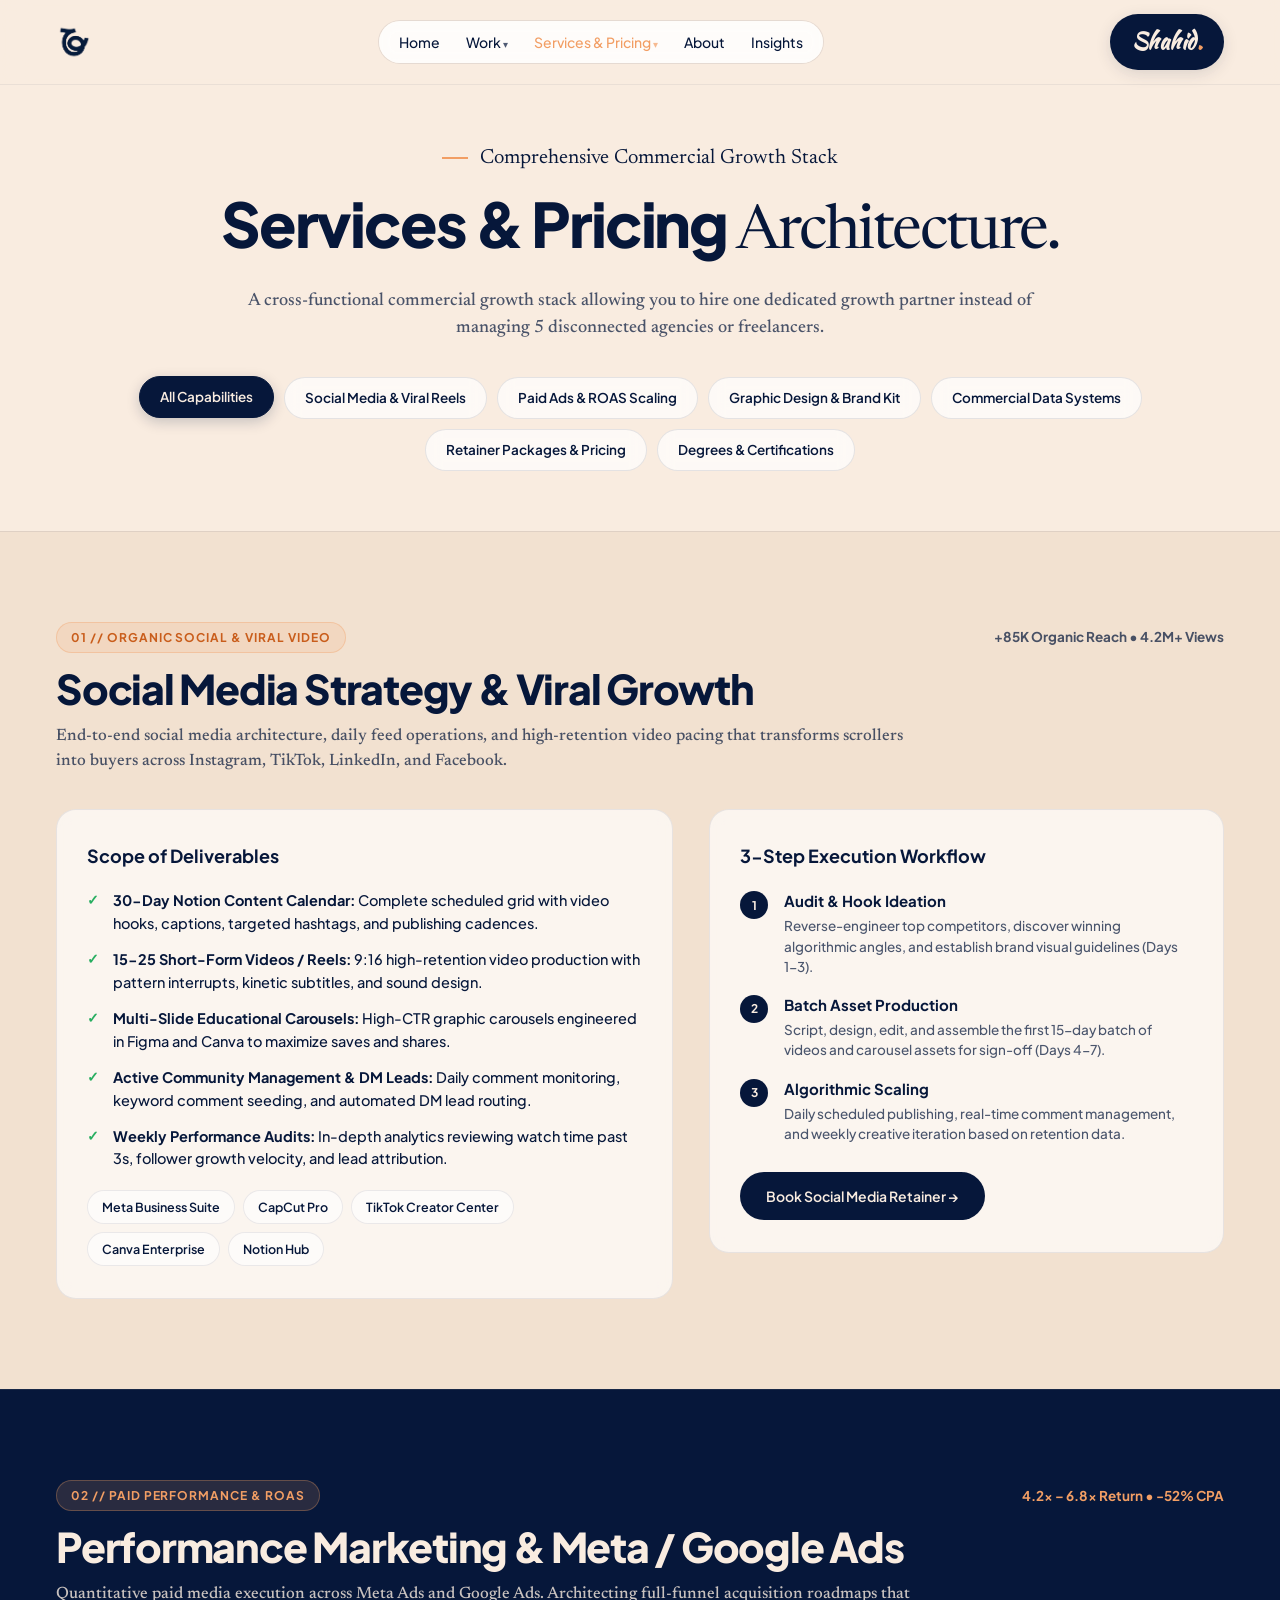
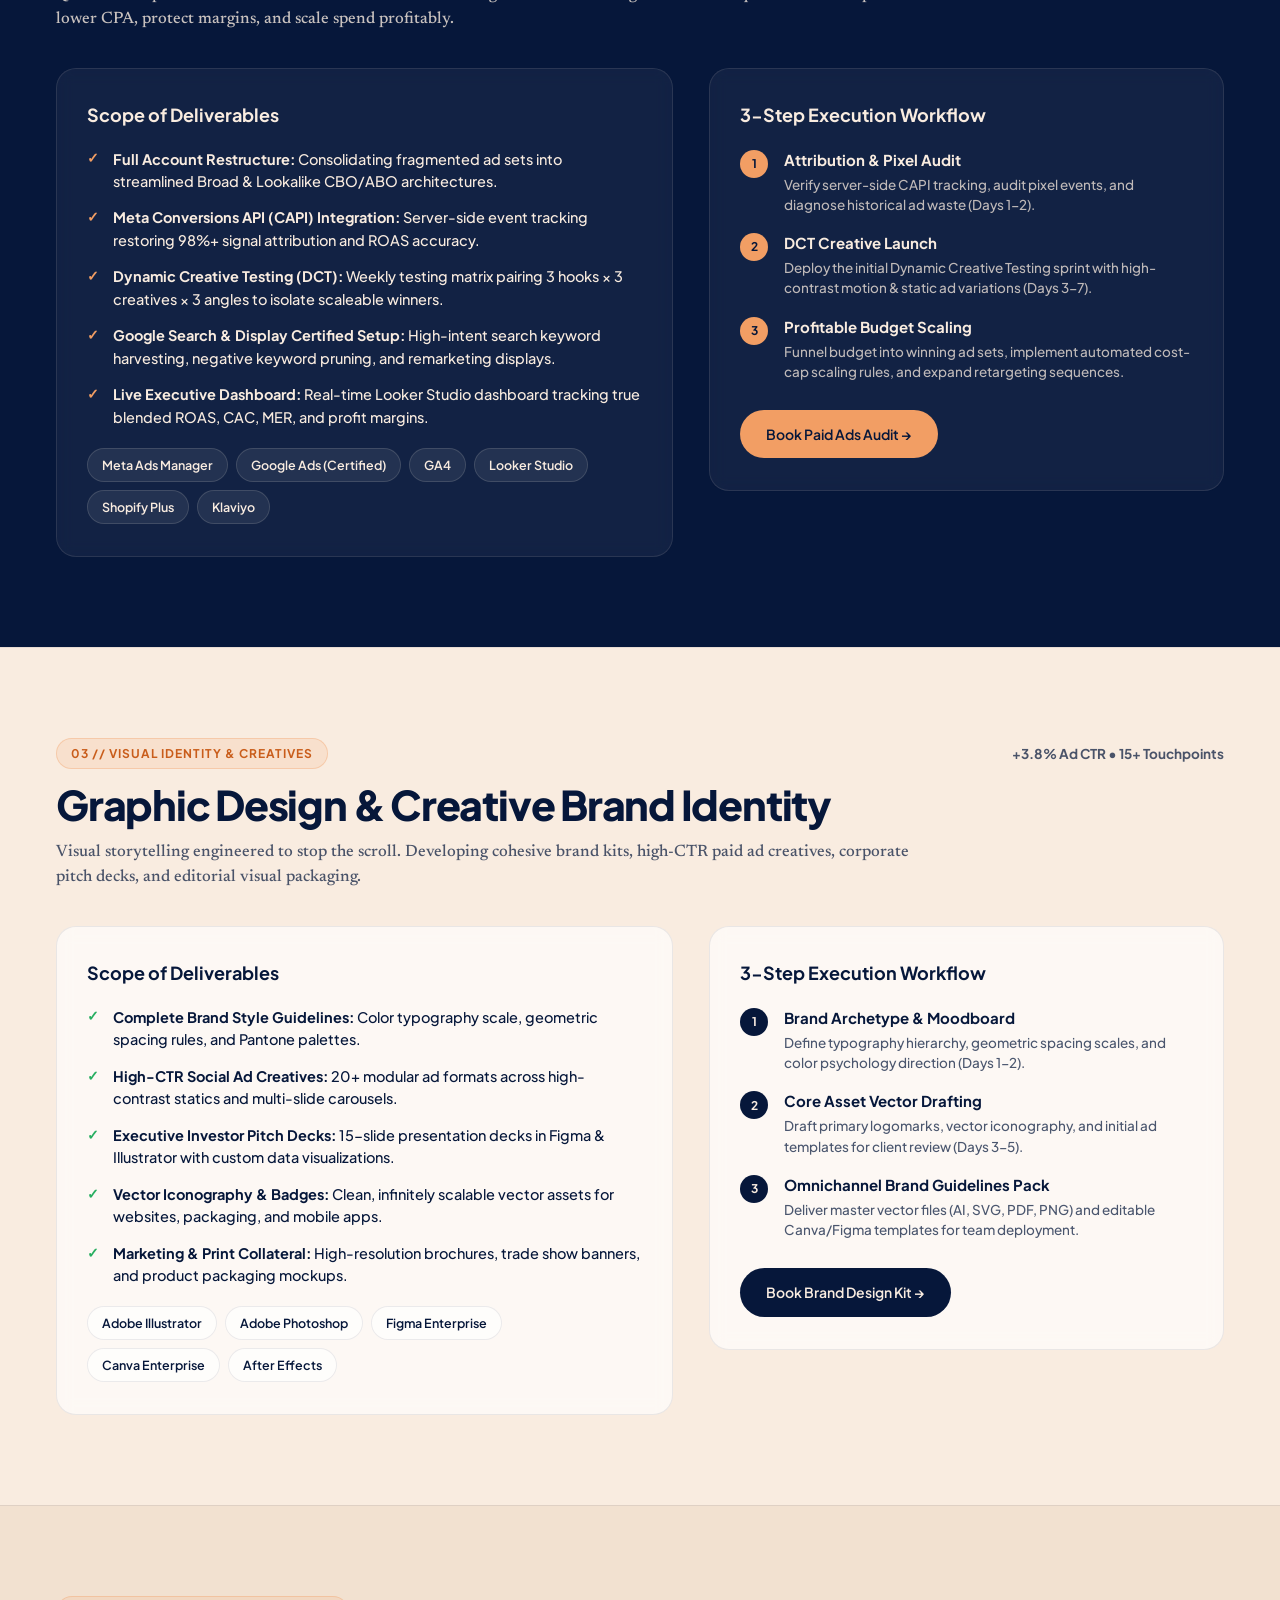
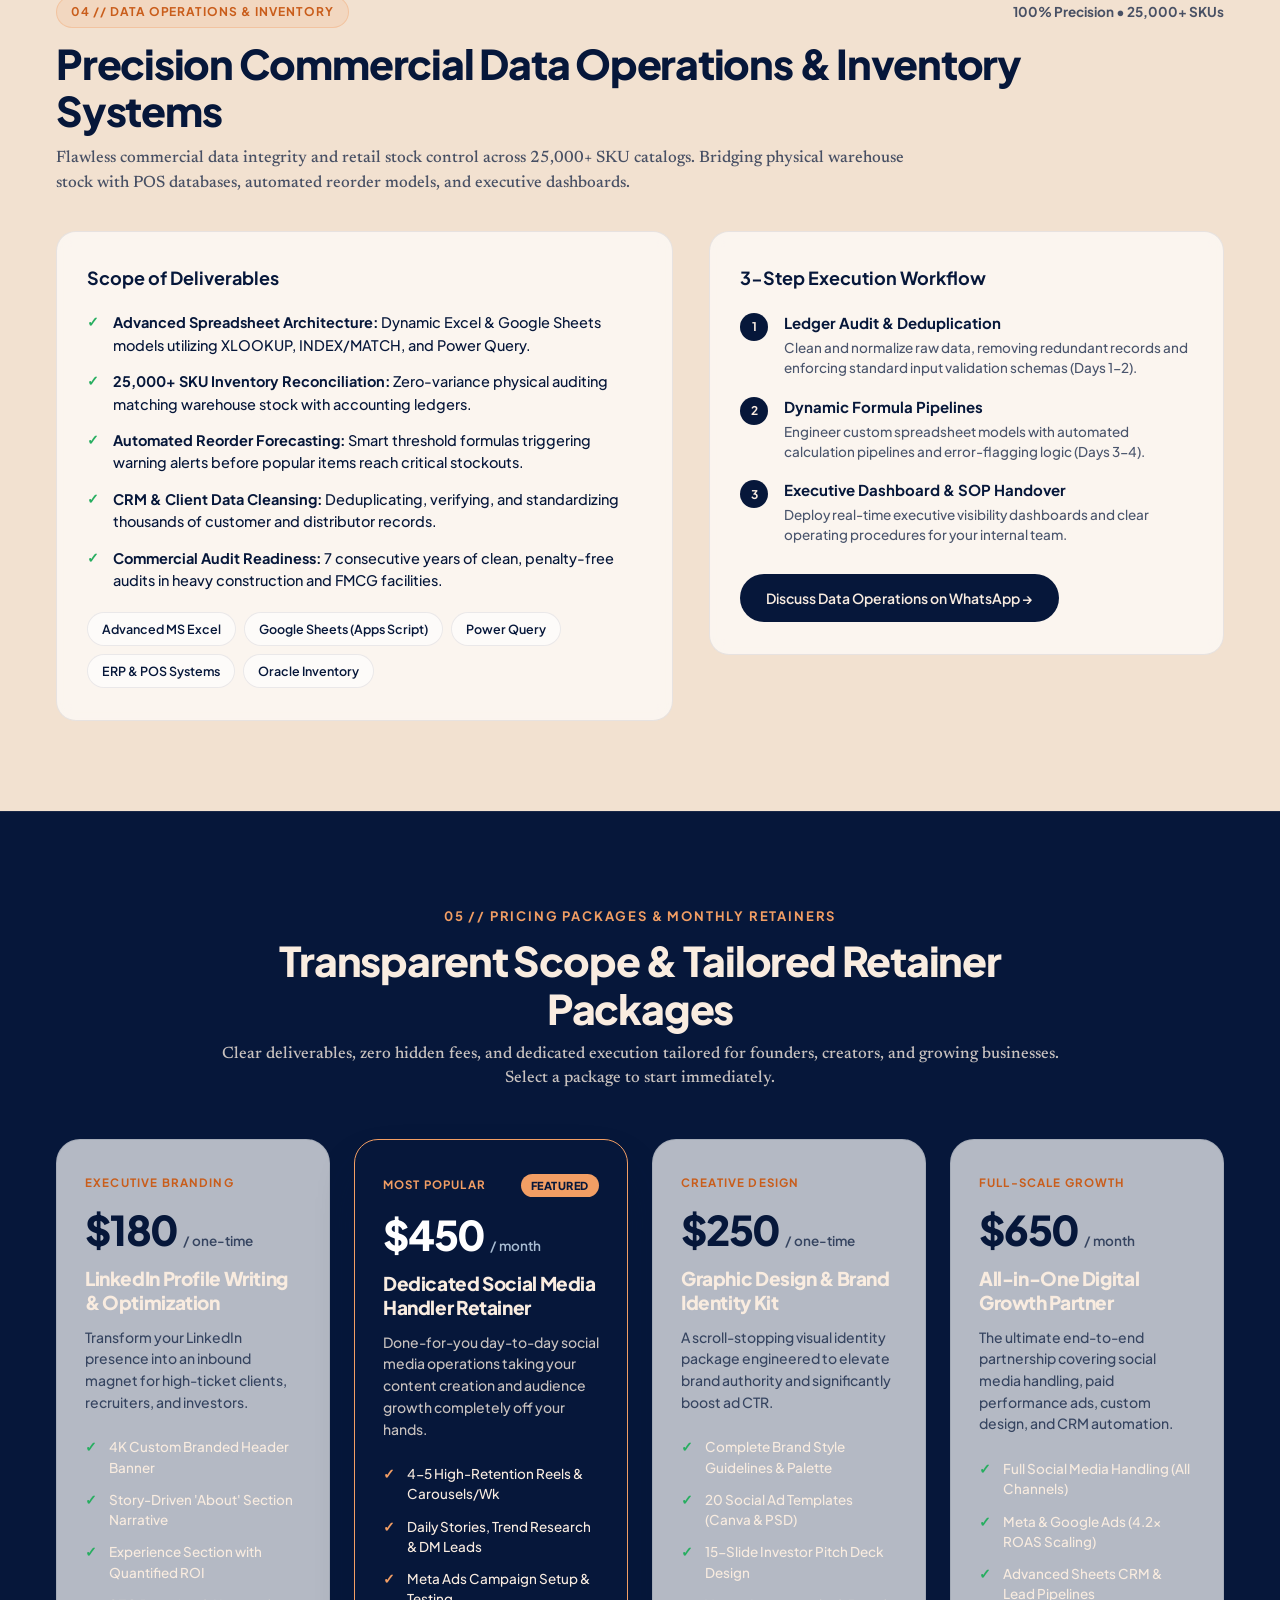
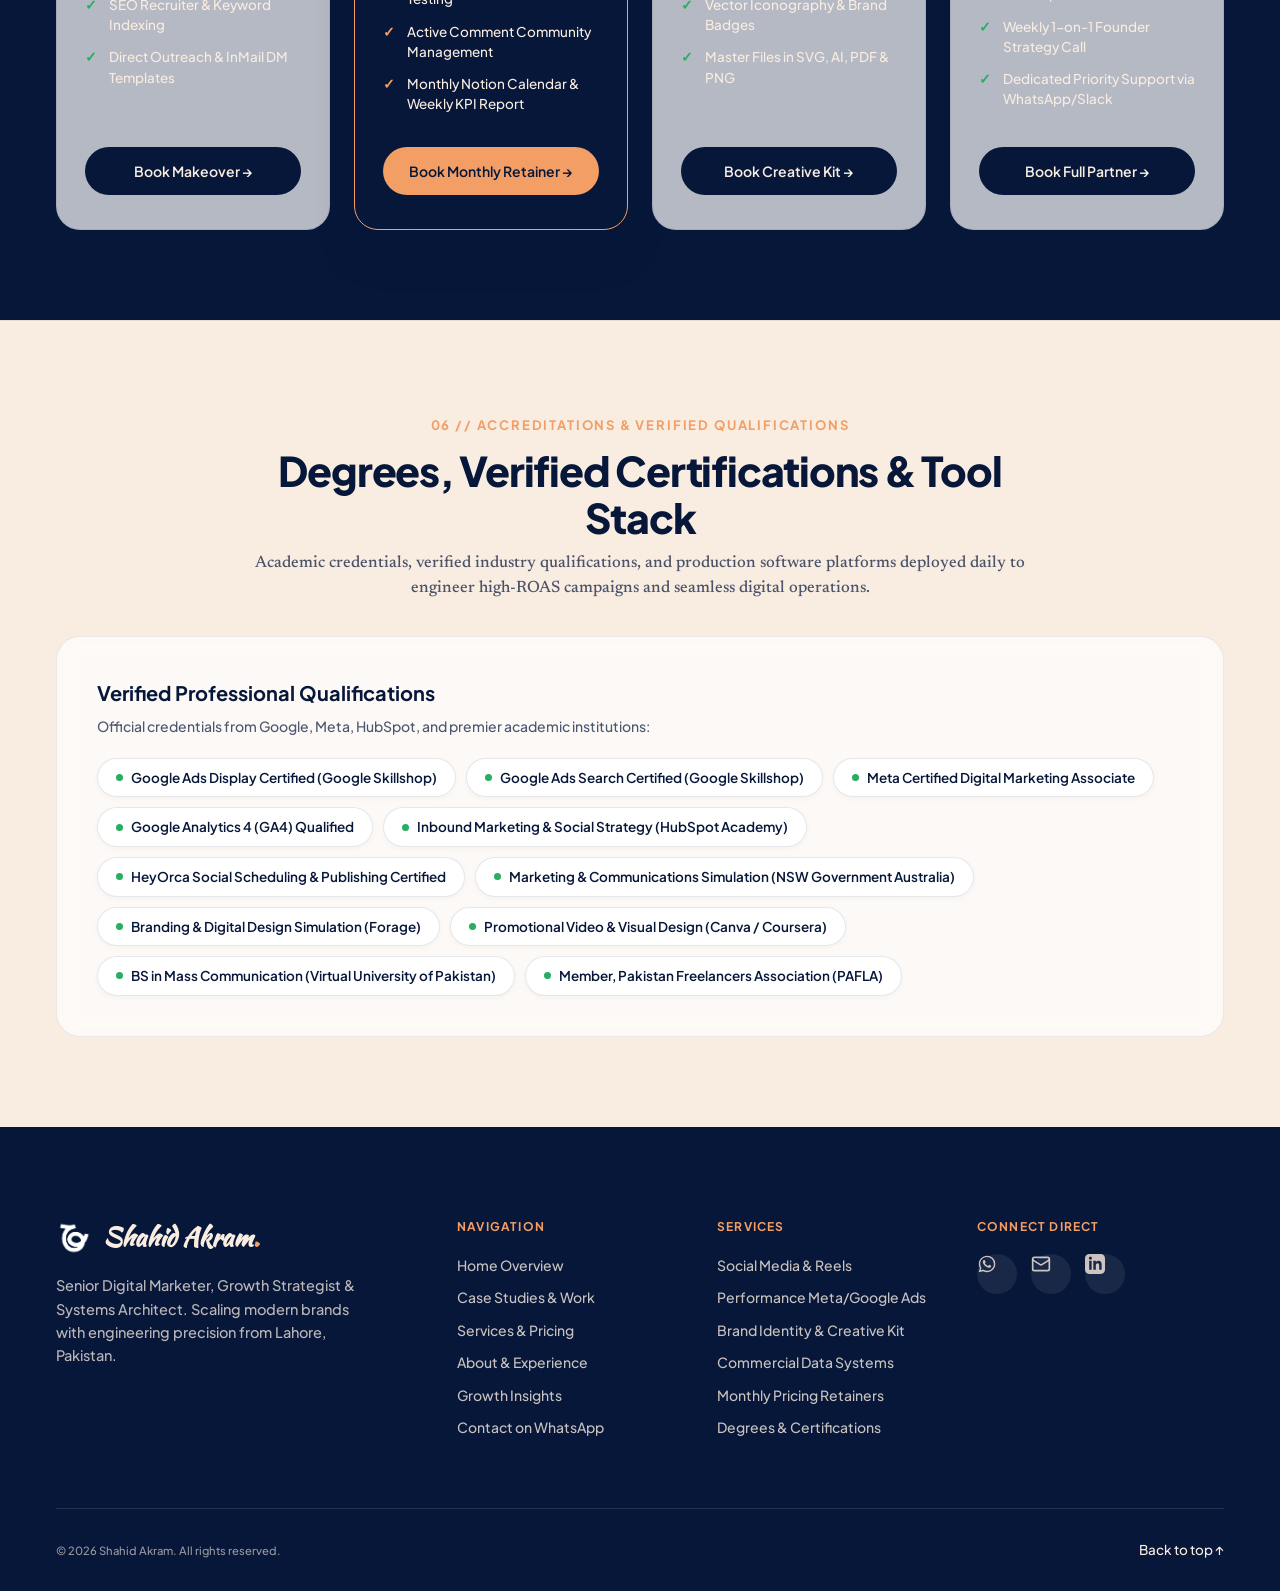
<file: services.html>
<!DOCTYPE html>
<html lang="en">
<head>
  <!-- Google Tag Manager & Analytics -->
  <script>
    window.dataLayer = window.dataLayer || [];
    function gtag(){dataLayer.push(arguments);}
    gtag('js', new Date());
    gtag('config', 'G-53BV17FB3X');

    function loadTrackingScripts() {
      if (window.__trackingLoaded) return;
      window.__trackingLoaded = true;

      (function(w,d,s,l,i){w[l]=w[l]||[];w[l].push({'gtm.start':
      new Date().getTime(),event:'gtm.js'});var f=d.getElementsByTagName(s)[0],
      j=d.createElement(s),dl=l!='dataLayer'?'&l='+l:'';j.async=true;j.src=
      'https://www.googletagmanager.com/gtm.js?id='+i+dl;f.parentNode.insertBefore(j,f);
      })(window,document,'script','dataLayer','GTM-KWKQ7C6H');

      var g = document.createElement('script');
      g.async = true;
      g.src = 'https://www.googletagmanager.com/gtag/js?id=G-53BV17FB3X';
      document.head.appendChild(g);

      (function(c,l,a,r,i,t,y){
          c[a]=c[a]||function(){(c[a].q=c[a].q||[]).push(arguments)};
          t=l.createElement(r);t.async=1;t.src="https://www.clarity.ms/tag/"+i+"?ref=bwt";
          y=l.getElementsByTagName(r)[0];y.parentNode.insertBefore(t,y);
      })(window, document, "clarity", "script", "z3p9mpr20w");
    }

    if ('requestIdleCallback' in window) {
      requestIdleCallback(loadTrackingScripts, { timeout: 2000 });
    } else {
      window.addEventListener('load', function() {
        setTimeout(loadTrackingScripts, 800);
      });
    }
    ['touchstart', 'scroll', 'mousemove', 'click'].forEach(function(evt) {
      window.addEventListener(evt, loadTrackingScripts, { once: true, passive: true });
    });
  </script>

  <meta charset="UTF-8">
  <meta name="viewport" content="width=device-width, initial-scale=1.0">
  <title>Services &amp; Pricing Retainers | Shahid Akram</title>
  <meta name="description" content="Dedicated social media management, performance Meta/Google Ads, brand identity design, and commercial inventory systems with transparent pricing by Shahid Akram.">
  <meta name="author" content="Shahid Akram">
  <link rel="canonical" href="https://byshahid.vercel.app/services.html">

  <!-- Favicons -->
  <link rel="icon" type="image/png" href="favicon_shapes.png">
  <link rel="shortcut icon" type="image/png" href="favicon_shapes.png">
  <link rel="apple-touch-icon" href="favicon_shapes.png">

  <!-- Open Graph -->
  <meta property="og:type" content="website">
  <meta property="og:url" content="https://byshahid.vercel.app/services.html">
  <meta property="og:title" content="Services & Pricing Retainers | Shahid Akram">
  <meta property="og:description" content="Dedicated social media management, performance Meta/Google Ads, brand identity design, and commercial inventory systems with transparent pricing by Shahid Akram.">
  <meta property="og:image" content="https://byshahid.vercel.app/og-preview.png">

  <!-- Fonts -->
  <link rel="preconnect" href="https://fonts.googleapis.com">
  <link rel="preconnect" href="https://fonts.gstatic.com" crossorigin>
  <link href="https://fonts.googleapis.com/css2?family=Plus+Jakarta+Sans:wght@400;500;600;700;800&family=Caveat:wght@600;700&family=Kaushan+Script&family=Newsreader:ital,opsz,wght@0,6..72,400;0,6..72,500;1,6..72,400&display=swap" rel="stylesheet">

  <style>
    :root {
      --cream: #F9ECE0;
      --cream-2: #F2E1D0;
      --navy: #06173A;
      --navy-2: #12285A;
      --orange: #F29E64;
      --powder: #A8BCD2;
      --ink-2: rgba(6, 23, 58, 0.72);
      --muted: rgba(6, 23, 58, 0.64);
      --line: rgba(6, 23, 58, 0.12);
      --serif: "Newsreader", Georgia, serif;
      --sans: "Plus Jakarta Sans", -apple-system, BlinkMacSystemFont, "Segoe UI", Roboto, sans-serif;
      --ease: cubic-bezier(.16, 1, .3, 1);
    }

    * { box-sizing: border-box; margin: 0; padding: 0; -webkit-tap-highlight-color: transparent; }
    html { background: var(--cream); scroll-behavior: smooth; }
    body {
      color: var(--navy);
      font-family: var(--sans);
      font-weight: 500;
      -webkit-font-smoothing: antialiased;
      overflow-x: hidden;
      background: var(--cream);
      line-height: 1.6;
    }
    body.m-open { overflow: hidden; }
    a { color: inherit; text-decoration: none; }
    button { font: inherit; color: inherit; }
    .it { font-family: var(--serif); font-style: normal; font-weight: 400; }
    .wrap { max-width: 1360px; margin: 0 auto; padding: 0 56px; }

    /* Eyebrow */
    .eyebrow {
      font-family: var(--serif);
      font-style: normal;
      font-weight: 400;
      font-size: clamp(16px, 1.6vw, 22px);
      display: inline-flex;
      align-items: center;
      gap: 12px;
    }
    .eyebrow::before {
      content: '';
      width: 26px;
      height: 2px;
      background: var(--orange);
    }
    .tag-orange {
      color: var(--orange);
      font-size: 13px;
      font-weight: 700;
      letter-spacing: 0.14em;
      text-transform: uppercase;
    }

    /* ---------- NAV ---------- */
    .nav {
      position: fixed;
      top: 0;
      left: 0;
      right: 0;
      z-index: 90;
      transition: transform .5s var(--ease), background .4s;
      background: rgba(249, 236, 224, 0.88);
      backdrop-filter: blur(14px);
      -webkit-backdrop-filter: blur(14px);
      border-bottom: 1px solid rgba(6, 23, 58, 0.06);
    }
    .nav .wrap {
      height: 84px;
      display: flex;
      align-items: center;
      justify-content: space-between;
      gap: 20px;
    }
    .logo.text-logo {
      display: flex;
      align-items: center;
      gap: 10px;
      text-decoration: none;
      color: var(--navy);
    }
    .logo.text-logo .logo-mark {
      height: 38px;
      width: auto;
      display: block;
      transition: transform .3s;
    }
    .logo.text-logo:hover .logo-mark {
      transform: rotate(-5deg) scale(1.05);
    }
    .links {
      display: flex;
      gap: 26px;
      font-size: 14px;
      align-items: center;
      padding: 10px 20px;
      border-radius: 999px;
      background: rgba(255, 255, 255, 0.85);
      box-shadow: 0 0 0 1px rgba(6, 23, 58, 0.08);
      backdrop-filter: blur(8px);
    }
    .links a { position: relative; }
    .links > a::after, .dd > a::after {
      content: '';
      position: absolute;
      left: 0;
      right: 0;
      bottom: -5px;
      height: 2px;
      background: var(--orange);
      transform: scaleX(0);
      transform-origin: right;
      transition: transform .4s var(--ease);
    }
    .links > a:hover::after, .dd:hover > a::after, .links > a.active::after {
      transform: scaleX(1);
      transform-origin: left;
    }
    .dd { position: relative; padding: 22px 0; margin: -22px 0; }
    .panel {
      position: absolute;
      top: 100%;
      left: 50%;
      min-width: 290px;
      background: var(--navy);
      color: var(--cream);
      border-radius: 14px;
      padding: 10px;
      opacity: 0;
      visibility: hidden;
      transform: translate(-50%, 10px);
      transition: opacity .3s, transform .4s var(--ease), visibility .3s;
      box-shadow: 0 20px 45px -18px rgba(6, 23, 58, 0.5);
    }
    .dd:hover .panel, .dd:focus-within .panel {
      opacity: 1;
      visibility: visible;
      transform: translate(-50%, 0);
    }
    .panel a {
      display: block;
      padding: 10px 14px;
      border-radius: 8px;
      white-space: nowrap;
      font-size: 13.5px;
      transition: background 0.2s, color 0.2s;
    }
    .panel a:hover {
      background: var(--navy-2);
      color: var(--orange);
    }
    .pill {
      display: inline-flex;
      align-items: center;
      gap: 10px;
      padding: 13px 26px;
      border-radius: 999px;
      font-size: 14px;
      font-weight: 600;
      white-space: nowrap;
      position: relative;
      overflow: hidden;
      isolation: isolate;
      transition: color .35s, background-color .35s;
    }
    .pill-navy {
      background: var(--navy);
      color: var(--cream);
    }
    .pill-navy:hover {
      background: #0d2350;
      color: var(--cream);
    }
    .pill-orange {
      background: var(--orange);
      color: var(--navy);
    }
    .pill-orange:hover {
      background: #e88d4f;
    }
    .nav-shahid-pill {
      padding: 10px 22px;
      box-shadow: 0 4px 16px rgba(6, 23, 58, 0.12);
    }
    .nav-shahid-name {
      font-family: 'Kaushan Script', 'Caveat', cursive;
      font-size: 22px;
      font-weight: 700;
      letter-spacing: 0.02em;
    }
    .logo-dot { color: var(--orange); }

    /* Burger for Mobile */
    .burger {
      display: none;
      width: 44px;
      height: 44px;
      border-radius: 50%;
      background: var(--navy);
      border: none;
      cursor: pointer;
      position: relative;
    }
    .burger i {
      position: absolute;
      left: 13px;
      right: 13px;
      height: 2px;
      background: var(--cream);
      transition: transform .45s var(--ease), top .45s var(--ease);
    }
    .burger i:nth-child(1) { top: 17px; }
    .burger i:nth-child(2) { top: 25px; }
    .m-open .burger i:nth-child(1) { top: 21px; transform: rotate(45deg); }
    .m-open .burger i:nth-child(2) { top: 21px; transform: rotate(-45deg); }

    /* Mobile Menu Drawer */
    .mmenu {
      position: fixed;
      inset: 0;
      z-index: 85;
      background: var(--navy);
      color: var(--cream);
      padding: 100px 24px 40px;
      display: flex;
      flex-direction: column;
      gap: 16px;
      overflow-y: auto;
      transform: translateY(-100%);
      transition: transform .5s var(--ease);
    }
    .m-open .mmenu { transform: translateY(0); }
    .m-item {
      font-size: 22px;
      font-family: var(--serif);
      padding: 12px 0;
      border-bottom: 1px solid rgba(249, 236, 224, 0.12);
    }

    /* ---------- SERVICES HERO ---------- */
    .services-hero {
      padding: 140px 0 60px;
      text-align: center;
      position: relative;
    }
    .services-hero h1 {
      font-size: clamp(38px, 4.8vw, 68px);
      line-height: 1.08;
      font-weight: 800;
      letter-spacing: -0.035em;
      margin: 16px auto 20px;
      max-width: 980px;
    }
    .services-hero p {
      font-family: var(--serif);
      font-size: clamp(17px, 1.4vw, 21px);
      line-height: 1.5;
      color: var(--ink-2);
      max-width: 800px;
      margin: 0 auto 36px;
    }

    /* Filter Jump Pills Bar */
    .services-filter-bar {
      display: flex;
      flex-wrap: wrap;
      justify-content: center;
      gap: 10px;
      margin: 0 auto;
      max-width: 1100px;
    }
    .services-filter-pill {
      display: inline-flex;
      align-items: center;
      gap: 8px;
      padding: 9px 20px;
      border-radius: 999px;
      font-size: 13.5px;
      font-weight: 600;
      background: rgba(255, 255, 255, 0.7);
      border: 1px solid rgba(6, 23, 58, 0.1);
      color: var(--navy);
      cursor: pointer;
      transition: all 0.25s ease;
      backdrop-filter: blur(8px);
    }
    .services-filter-pill:hover, .services-filter-pill.is-active {
      background: var(--navy);
      color: var(--cream);
      border-color: var(--navy);
      transform: translateY(-1px);
    }
    .services-filter-pill.is-active {
      box-shadow: 0 4px 14px rgba(6, 23, 58, 0.2);
    }

    /* ---------- SERVICE SECTION BLOCK ---------- */
    .service-section {
      padding: 90px 0;
      position: relative;
      border-top: 1px solid rgba(6, 23, 58, 0.08);
      scroll-margin-top: 90px;
    }
    .service-section.on-cream2 { background: var(--cream-2); }
    .service-section.on-navy {
      background: var(--navy);
      color: var(--cream);
      border-top-color: rgba(249, 236, 224, 0.08);
    }
    .service-section.on-navy .service-subtitle { color: rgba(249, 236, 224, 0.8); }

    .service-header {
      margin-bottom: 36px;
    }
    .service-meta-row {
      display: flex;
      align-items: center;
      justify-content: space-between;
      flex-wrap: wrap;
      gap: 14px;
      margin-bottom: 12px;
    }
    .service-badge-pill {
      display: inline-flex;
      align-items: center;
      gap: 6px;
      padding: 5px 14px;
      border-radius: 999px;
      font-size: 12px;
      font-weight: 700;
      letter-spacing: 0.08em;
      text-transform: uppercase;
      background: rgba(242, 158, 100, 0.15);
      color: #c95d1b;
      border: 1px solid rgba(242, 158, 100, 0.35);
    }
    .service-section.on-navy .service-badge-pill {
      color: var(--orange);
      border-color: rgba(242, 158, 100, 0.3);
    }
    .service-metric-tag {
      font-size: 13.5px;
      color: var(--ink-2);
      font-weight: 700;
    }
    .service-section.on-navy .service-metric-tag { color: var(--orange); }

    .service-title {
      font-size: clamp(28px, 3.2vw, 42px);
      line-height: 1.15;
      font-weight: 800;
      letter-spacing: -0.03em;
      margin-bottom: 12px;
      max-width: 1040px;
    }
    .service-subtitle {
      font-family: var(--serif);
      font-size: clamp(16.5px, 1.25vw, 19px);
      line-height: 1.5;
      color: var(--ink-2);
      max-width: 880px;
    }

    /* Deliverables & Scope Grid */
    .service-scope-grid {
      display: grid;
      grid-template-columns: 1.2fr 1fr;
      gap: 36px;
      align-items: start;
      margin-top: 32px;
    }
    .service-box-card {
      background: rgba(255, 255, 255, 0.65);
      border: 1px solid rgba(6, 23, 58, 0.08);
      border-radius: 20px;
      padding: 32px 30px;
      backdrop-filter: blur(8px);
    }
    .service-section.on-navy .service-box-card {
      background: rgba(255, 255, 255, 0.05);
      border-color: rgba(249, 236, 224, 0.1);
    }
    .service-box-h {
      font-size: 18px;
      font-weight: 700;
      margin-bottom: 18px;
      display: flex;
      align-items: center;
      gap: 10px;
    }
    .deliverables-checklist {
      list-style: none;
      display: flex;
      flex-direction: column;
      gap: 14px;
    }
    .deliverables-checklist li {
      position: relative;
      padding-left: 26px;
      font-size: 14.5px;
      line-height: 1.55;
    }
    .deliverables-checklist li::before {
      content: '✓';
      position: absolute;
      left: 0;
      top: 0;
      color: #27ae60;
      font-weight: 800;
      font-size: 14px;
    }
    .service-section.on-navy .deliverables-checklist li::before { color: var(--orange); }

    /* Workflow Steps */
    .workflow-timeline {
      display: flex;
      flex-direction: column;
      gap: 16px;
    }
    .workflow-step {
      display: flex;
      gap: 16px;
      align-items: flex-start;
    }
    .workflow-num {
      width: 28px;
      height: 28px;
      border-radius: 50%;
      background: var(--navy);
      color: var(--cream);
      font-size: 12px;
      font-weight: 700;
      display: flex;
      align-items: center;
      justify-content: center;
      flex-shrink: 0;
      margin-top: 2px;
    }
    .service-section.on-navy .workflow-num {
      background: var(--orange);
      color: var(--navy);
    }
    .workflow-text h5 {
      font-size: 15px;
      font-weight: 700;
      margin-bottom: 3px;
    }
    .workflow-text p {
      font-size: 13.5px;
      line-height: 1.5;
      color: var(--ink-2);
    }
    .service-section.on-navy .workflow-text p { color: rgba(249, 236, 224, 0.75); }

    /* Tools Bar */
    .tools-tags-row {
      display: flex;
      flex-wrap: wrap;
      gap: 8px;
      margin-top: 20px;
    }
    .tool-tag-pill {
      display: inline-flex;
      align-items: center;
      gap: 6px;
      padding: 6px 14px;
      background: rgba(255, 255, 255, 0.6);
      border: 1px solid rgba(6, 23, 58, 0.08);
      border-radius: 999px;
      font-size: 12.5px;
      font-weight: 600;
      color: var(--navy);
    }
    .service-section.on-navy .tool-tag-pill {
      background: rgba(255, 255, 255, 0.07);
      border-color: rgba(249, 236, 224, 0.14);
      color: var(--cream);
    }

    /* ---------- PRICING SECTION (#offer) ---------- */
    .pricing-grid-luxury {
      display: grid;
      grid-template-columns: repeat(4, 1fr);
      gap: 24px;
      margin-top: 48px;
    }
    .pricing-card-luxury {
      background: rgba(255, 255, 255, 0.7);
      border: 1px solid rgba(6, 23, 58, 0.09);
      border-radius: 24px;
      padding: 34px 28px;
      display: flex;
      flex-direction: column;
      position: relative;
      transition: transform .3s ease, box-shadow .3s ease;
      backdrop-filter: blur(8px);
    }
    .pricing-card-luxury:hover {
      transform: translateY(-6px);
      box-shadow: 0 20px 42px -14px rgba(6, 23, 58, 0.18);
    }
    .pricing-card-luxury.featured {
      background: var(--navy);
      color: var(--cream);
      border-color: var(--orange);
      box-shadow: 0 24px 50px -16px rgba(6, 23, 58, 0.45);
    }
    .pricing-badge-row {
      display: flex;
      justify-content: space-between;
      align-items: center;
      margin-bottom: 16px;
    }
    .pricing-category-badge {
      font-size: 11.5px;
      font-weight: 700;
      letter-spacing: 0.1em;
      text-transform: uppercase;
      color: #c95d1b;
    }
    .pricing-card-luxury.featured .pricing-category-badge {
      color: var(--orange);
    }
    .pricing-popular-flag {
      background: var(--orange);
      color: var(--navy);
      font-size: 11px;
      font-weight: 800;
      padding: 3px 10px;
      border-radius: 999px;
      letter-spacing: 0.05em;
    }
    .pricing-amount-row {
      display: flex;
      align-items: baseline;
      gap: 6px;
      margin-bottom: 8px;
    }
    .pricing-currency-val {
      font-size: clamp(34px, 3.2vw, 44px);
      font-weight: 800;
      letter-spacing: -0.04em;
      line-height: 1;
      color: var(--navy);
    }
    .pricing-card-luxury.featured .pricing-currency-val {
      color: #FFFFFF;
    }
    .pricing-cadence {
      font-size: 13.5px;
      color: var(--ink-2);
      font-weight: 600;
    }
    .pricing-card-luxury.featured .pricing-cadence {
      color: var(--powder);
    }
    .pricing-plan-title {
      font-size: 19px;
      font-weight: 800;
      letter-spacing: -0.02em;
      line-height: 1.25;
      margin: 8px 0 12px;
    }
    .pricing-plan-desc {
      font-size: 14px;
      line-height: 1.55;
      color: var(--ink-2);
      margin-bottom: 24px;
      min-height: 44px;
    }
    .pricing-card-luxury.featured .pricing-plan-desc {
      color: rgba(249, 236, 224, 0.8);
    }
    .pricing-features-list {
      list-style: none;
      display: flex;
      flex-direction: column;
      gap: 12px;
      margin-bottom: 32px;
      flex-grow: 1;
    }
    .pricing-features-list li {
      font-size: 13.5px;
      line-height: 1.5;
      padding-left: 24px;
      position: relative;
    }
    .pricing-features-list li::before {
      content: '✓';
      position: absolute;
      left: 0;
      top: 0;
      color: #27ae60;
      font-weight: 800;
    }
    .pricing-card-luxury.featured .pricing-features-list li::before {
      color: var(--orange);
    }

    /* ---------- CREDENTIALS SECTION (#tools-certs) ---------- */
    .certs-card-strip {
      background: rgba(255, 255, 255, 0.7);
      border: 1px solid rgba(6, 23, 58, 0.08);
      border-radius: 24px;
      padding: 40px;
      margin-top: 36px;
      backdrop-filter: blur(8px);
    }
    .certs-chips-grid {
      display: flex;
      flex-wrap: wrap;
      gap: 10px;
      margin-top: 20px;
    }
    .cert-item-pill {
      display: inline-flex;
      align-items: center;
      gap: 8px;
      padding: 8px 18px;
      background: #FFFFFF;
      border: 1px solid rgba(6, 23, 58, 0.1);
      border-radius: 999px;
      font-size: 13.5px;
      font-weight: 600;
      color: var(--navy);
      box-shadow: 0 2px 6px rgba(0, 0, 0, 0.03);
    }
    .cert-item-pill .check-dot {
      width: 7px;
      height: 7px;
      border-radius: 50%;
      background: #27ae60;
    }

    /* ---------- FOOTER ---------- */
    footer {
      background: var(--navy);
      color: var(--cream);
      padding: 90px 0 30px;
      position: relative;
    }
    .fg {
      display: grid;
      grid-template-columns: 2fr 1.2fr 1.2fr 1.4fr;
      gap: 48px;
      margin-bottom: 60px;
    }
    .flogo {
      display: flex;
      align-items: center;
      gap: 12px;
      margin-bottom: 16px;
    }
    .flogo img { height: 38px; width: auto; filter: brightness(0) invert(1); }
    .flogo-name {
      font-family: 'Kaushan Script', 'Caveat', cursive;
      font-size: 26px;
      font-weight: 700;
      color: var(--cream);
    }
    .fg p {
      font-size: 14.5px;
      line-height: 1.6;
      color: rgba(249, 236, 224, 0.75);
      max-width: 320px;
    }
    .fg h5 {
      color: var(--orange);
      font-size: 12px;
      font-weight: 700;
      letter-spacing: 0.1em;
      text-transform: uppercase;
      margin-bottom: 18px;
    }
    .fg a {
      display: block;
      font-size: 14px;
      color: rgba(249, 236, 224, 0.8);
      margin-bottom: 10px;
      transition: color .2s;
    }
    .fg a:hover { color: var(--orange); }
    .footer-social-row {
      display: flex;
      align-items: center;
      gap: 14px;
      margin-top: 14px;
    }
    .simple-social-link {
      width: 40px;
      height: 40px;
      border-radius: 50%;
      background: rgba(249, 236, 224, 0.08);
      display: inline-flex;
      align-items: center;
      justify-content: center;
      color: var(--cream);
      transition: background .2s, transform .2s;
    }
    .simple-social-link:hover {
      background: var(--orange);
      color: var(--navy);
      transform: translateY(-2px);
    }
    .sub {
      display: flex;
      justify-content: space-between;
      align-items: center;
      padding-top: 30px;
      border-top: 1px solid rgba(249, 236, 224, 0.12);
      font-size: 13.5px;
      color: rgba(249, 236, 224, 0.6);
    }

    /* Responsive */
    @media (max-width: 1080px) {
      .wrap { padding: 0 28px; }
      .links { display: none; }
      .burger { display: block; }
      .service-scope-grid { grid-template-columns: 1fr; gap: 24px; }
      .pricing-grid-luxury { grid-template-columns: repeat(2, 1fr); }
      .fg { grid-template-columns: 1fr 1fr; gap: 36px; }
    }
    @media (max-width: 640px) {
      .wrap { padding: 0 18px; }
      .pricing-grid-luxury { grid-template-columns: 1fr; }
      .fg { grid-template-columns: 1fr; }
    }
  </style>
</head>
<body>

<!-- Header -->
<header class="nav" id="nav">
  <div class="wrap">
    <a href="index.html" class="logo text-logo" aria-label="Shahid Akram">
      <img src="shahid_logo.png" alt="Shahid Akram" class="logo-mark">
    </a>
    
    <!-- Original Template Floating Pill Navbar with Native Dropdowns -->
    <nav class="links" aria-label="Main Navigation">
      <a href="index.html">Home</a>

      <!-- Work Dropdown -->
      <div class="dd">
        <a href="work.html" role="button" tabindex="0">Work <span style="font-size: 10px; opacity: 0.7;">▾</span></a>
        <div class="panel">
          <a href="work.html#case-ads">Apex Audio (4.2x ROAS Meta Ad)</a>
          <a href="work.html#case-growth">Kumo Matcha (85K Community)</a>
          <a href="work.html#case-identity">Zotir Systems (3D Visual Identity)</a>
          <a href="work.html#case-copy">Apex B2B (42 Inbound Leads)</a>
          <a href="work.html#case-data">Commercial Inventory &amp; Data</a>
          <a href="work.html#gallery">Design Posters Showcase</a>
          <div style="height: 1px; background: rgba(249, 236, 224, 0.12); margin: 6px 0;"></div>
          <a href="work.html" style="color: var(--orange); font-weight: 600;">View All Work &amp; Case Studies &rarr;</a>
        </div>
      </div>

      <!-- Services & Pricing Dropdown -->
      <div class="dd">
        <a href="services.html" role="button" tabindex="0" class="active" style="color: var(--orange);">Services &amp; Pricing <span style="font-size: 10px; opacity: 0.7;">▾</span></a>
        <div class="panel">
          <a href="services.html#service-social">Social Media Strategy &amp; Viral Growth</a>
          <a href="services.html#service-ads">Performance Marketing &amp; Meta/Google Ads</a>
          <a href="services.html#service-design">Graphic Design &amp; Brand Identity</a>
          <a href="services.html#service-data">Precision Commercial Data Operations</a>
          <a href="services.html#offer">Monthly Retainer Packages &amp; Pricing</a>
          <a href="services.html#tools-certs">Degrees, Certifications &amp; Tool Stack</a>
          <div style="height: 1px; background: rgba(249, 236, 224, 0.12); margin: 6px 0;"></div>
          <a href="services.html" style="color: var(--orange); font-weight: 600;">View All Services &amp; Rates &rarr;</a>
        </div>
      </div>

      <a href="about.html">About</a>
      <a href="index.html#insights">Insights</a>
    </nav>

    <!-- Right button with footer Brusher font -->
    <a href="https://wa.me/923004822560" target="_blank" rel="noopener" class="pill pill-navy nav-shahid-pill" aria-label="Chat with Shahid">
      <span class="nav-shahid-name">Shahid<span class="logo-dot">.</span></span>
    </a>
    <button class="burger" id="burger" aria-label="Open menu"><i></i><i></i></button>
  </div>
</header>

<!-- Mobile Menu Drawer -->
<nav class="mmenu" id="mmenu" aria-label="Mobile Navigation">
  <a href="index.html" class="m-item">01. Home Overview</a>
  <a href="work.html" class="m-item">02. Work &amp; Case Studies</a>
  <a href="services.html" class="m-item">03. Services &amp; Pricing</a>
  <a href="about.html" class="m-item">04. About &amp; Story</a>
  <a href="index.html#insights" class="m-item">05. Growth Insights</a>
  <a href="https://wa.me/923004822560" target="_blank" rel="noopener" class="pill pill-orange" style="margin-top: 20px; justify-content: center;">
    Chat Directly on WhatsApp &rarr;
  </a>
</nav>

<main id="main">

  <!-- ================= SERVICES HERO ================= -->
  <section class="services-hero" id="hero">
    <div class="wrap">
      <span class="eyebrow">Comprehensive Commercial Growth Stack</span>
      <h1>Services &amp; Pricing <span class="it">Architecture.</span></h1>
      <p>
        A cross-functional commercial growth stack allowing you to hire one dedicated growth partner instead of managing 5 disconnected agencies or freelancers.
      </p>

      <!-- Category Jump Filter Bar -->
      <div class="services-filter-bar">
        <a href="#hero" class="services-filter-pill is-active">All Capabilities</a>
        <a href="#service-social" class="services-filter-pill">Social Media &amp; Viral Reels</a>
        <a href="#service-ads" class="services-filter-pill">Paid Ads &amp; ROAS Scaling</a>
        <a href="#service-design" class="services-filter-pill">Graphic Design &amp; Brand Kit</a>
        <a href="#service-data" class="services-filter-pill">Commercial Data Systems</a>
        <a href="#offer" class="services-filter-pill">Retainer Packages &amp; Pricing</a>
        <a href="#tools-certs" class="services-filter-pill">Degrees &amp; Certifications</a>
      </div>
    </div>
  </section>

  <!-- ================= 01. SOCIAL MEDIA STRATEGY ================= -->
  <section class="service-section on-cream2" id="service-social">
    <div class="wrap">
      <div class="service-header">
        <div class="service-meta-row">
          <span class="service-badge-pill">01 // ORGANIC SOCIAL &amp; VIRAL VIDEO</span>
          <span class="service-metric-tag">+85K Organic Reach &bull; 4.2M+ Views</span>
        </div>
        <h2 class="service-title">Social Media Strategy &amp; Viral Growth</h2>
        <p class="service-subtitle">
          End-to-end social media architecture, daily feed operations, and high-retention video pacing that transforms scrollers into buyers across Instagram, TikTok, LinkedIn, and Facebook.
        </p>
      </div>

      <div class="service-scope-grid">
        <div class="service-box-card">
          <h4 class="service-box-h">Scope of Deliverables</h4>
          <ul class="deliverables-checklist">
            <li><strong>30-Day Notion Content Calendar:</strong> Complete scheduled grid with video hooks, captions, targeted hashtags, and publishing cadences.</li>
            <li><strong>15-25 Short-Form Videos / Reels:</strong> 9:16 high-retention video production with pattern interrupts, kinetic subtitles, and sound design.</li>
            <li><strong>Multi-Slide Educational Carousels:</strong> High-CTR graphic carousels engineered in Figma and Canva to maximize saves and shares.</li>
            <li><strong>Active Community Management &amp; DM Leads:</strong> Daily comment monitoring, keyword comment seeding, and automated DM lead routing.</li>
            <li><strong>Weekly Performance Audits:</strong> In-depth analytics reviewing watch time past 3s, follower growth velocity, and lead attribution.</li>
          </ul>
          <div class="tools-tags-row">
            <span class="tool-tag-pill">Meta Business Suite</span>
            <span class="tool-tag-pill">CapCut Pro</span>
            <span class="tool-tag-pill">TikTok Creator Center</span>
            <span class="tool-tag-pill">Canva Enterprise</span>
            <span class="tool-tag-pill">Notion Hub</span>
          </div>
        </div>

        <div class="service-box-card">
          <h4 class="service-box-h">3-Step Execution Workflow</h4>
          <div class="workflow-timeline">
            <div class="workflow-step">
              <span class="workflow-num">1</span>
              <div class="workflow-text">
                <h5>Audit &amp; Hook Ideation</h5>
                <p>Reverse-engineer top competitors, discover winning algorithmic angles, and establish brand visual guidelines (Days 1-3).</p>
              </div>
            </div>
            <div class="workflow-step">
              <span class="workflow-num">2</span>
              <div class="workflow-text">
                <h5>Batch Asset Production</h5>
                <p>Script, design, edit, and assemble the first 15-day batch of videos and carousel assets for sign-off (Days 4-7).</p>
              </div>
            </div>
            <div class="workflow-step">
              <span class="workflow-num">3</span>
              <div class="workflow-text">
                <h5>Algorithmic Scaling</h5>
                <p>Daily scheduled publishing, real-time comment management, and weekly creative iteration based on retention data.</p>
              </div>
            </div>
          </div>
          <div style="margin-top: 28px;">
            <a href="https://wa.me/923004822560?text=Hi%20Shahid%2C%20I%20am%20interested%20in%20your%20Social%20Media%20Strategy%20%26%20Viral%20Growth%20service." target="_blank" rel="noopener" class="pill pill-navy">
              Book Social Media Retainer &rarr;
            </a>
          </div>
        </div>
      </div>
    </div>
  </section>

  <!-- ================= 02. PERFORMANCE MARKETING & PAID ADS ================= -->
  <section class="service-section on-navy" id="service-ads">
    <div class="wrap">
      <div class="service-header">
        <div class="service-meta-row">
          <span class="service-badge-pill">02 // PAID PERFORMANCE &amp; ROAS</span>
          <span class="service-metric-tag">4.2x &ndash; 6.8x Return &bull; -52% CPA</span>
        </div>
        <h2 class="service-title">Performance Marketing &amp; Meta / Google Ads</h2>
        <p class="service-subtitle">
          Quantitative paid media execution across Meta Ads and Google Ads. Architecting full-funnel acquisition roadmaps that lower CPA, protect margins, and scale spend profitably.
        </p>
      </div>

      <div class="service-scope-grid">
        <div class="service-box-card">
          <h4 class="service-box-h">Scope of Deliverables</h4>
          <ul class="deliverables-checklist">
            <li><strong>Full Account Restructure:</strong> Consolidating fragmented ad sets into streamlined Broad &amp; Lookalike CBO/ABO architectures.</li>
            <li><strong>Meta Conversions API (CAPI) Integration:</strong> Server-side event tracking restoring 98%+ signal attribution and ROAS accuracy.</li>
            <li><strong>Dynamic Creative Testing (DCT):</strong> Weekly testing matrix pairing 3 hooks &times; 3 creatives &times; 3 angles to isolate scaleable winners.</li>
            <li><strong>Google Search &amp; Display Certified Setup:</strong> High-intent search keyword harvesting, negative keyword pruning, and remarketing displays.</li>
            <li><strong>Live Executive Dashboard:</strong> Real-time Looker Studio dashboard tracking true blended ROAS, CAC, MER, and profit margins.</li>
          </ul>
          <div class="tools-tags-row">
            <span class="tool-tag-pill">Meta Ads Manager</span>
            <span class="tool-tag-pill">Google Ads (Certified)</span>
            <span class="tool-tag-pill">GA4</span>
            <span class="tool-tag-pill">Looker Studio</span>
            <span class="tool-tag-pill">Shopify Plus</span>
            <span class="tool-tag-pill">Klaviyo</span>
          </div>
        </div>

        <div class="service-box-card">
          <h4 class="service-box-h">3-Step Execution Workflow</h4>
          <div class="workflow-timeline">
            <div class="workflow-step">
              <span class="workflow-num">1</span>
              <div class="workflow-text">
                <h5>Attribution &amp; Pixel Audit</h5>
                <p>Verify server-side CAPI tracking, audit pixel events, and diagnose historical ad waste (Days 1-2).</p>
              </div>
            </div>
            <div class="workflow-step">
              <span class="workflow-num">2</span>
              <div class="workflow-text">
                <h5>DCT Creative Launch</h5>
                <p>Deploy the initial Dynamic Creative Testing sprint with high-contrast motion &amp; static ad variations (Days 3-7).</p>
              </div>
            </div>
            <div class="workflow-step">
              <span class="workflow-num">3</span>
              <div class="workflow-text">
                <h5>Profitable Budget Scaling</h5>
                <p>Funnel budget into winning ad sets, implement automated cost-cap scaling rules, and expand retargeting sequences.</p>
              </div>
            </div>
          </div>
          <div style="margin-top: 28px;">
            <a href="https://wa.me/923004822560?text=Hi%20Shahid%2C%20I%20am%20interested%20in%20your%20Performance%20Paid%20Ads%20service%20to%20scale%20ROAS." target="_blank" rel="noopener" class="pill pill-orange">
              Book Paid Ads Audit &rarr;
            </a>
          </div>
        </div>
      </div>
    </div>
  </section>

  <!-- ================= 03. GRAPHIC DESIGN & BRAND IDENTITY ================= -->
  <section class="service-section on-cream" id="service-design">
    <div class="wrap">
      <div class="service-header">
        <div class="service-meta-row">
          <span class="service-badge-pill">03 // VISUAL IDENTITY &amp; CREATIVES</span>
          <span class="service-metric-tag">+3.8% Ad CTR &bull; 15+ Touchpoints</span>
        </div>
        <h2 class="service-title">Graphic Design &amp; Creative Brand Identity</h2>
        <p class="service-subtitle">
          Visual storytelling engineered to stop the scroll. Developing cohesive brand kits, high-CTR paid ad creatives, corporate pitch decks, and editorial visual packaging.
        </p>
      </div>

      <div class="service-scope-grid">
        <div class="service-box-card">
          <h4 class="service-box-h">Scope of Deliverables</h4>
          <ul class="deliverables-checklist">
            <li><strong>Complete Brand Style Guidelines:</strong> Color typography scale, geometric spacing rules, and Pantone palettes.</li>
            <li><strong>High-CTR Social Ad Creatives:</strong> 20+ modular ad formats across high-contrast statics and multi-slide carousels.</li>
            <li><strong>Executive Investor Pitch Decks:</strong> 15-slide presentation decks in Figma &amp; Illustrator with custom data visualizations.</li>
            <li><strong>Vector Iconography &amp; Badges:</strong> Clean, infinitely scalable vector assets for websites, packaging, and mobile apps.</li>
            <li><strong>Marketing &amp; Print Collateral:</strong> High-resolution brochures, trade show banners, and product packaging mockups.</li>
          </ul>
          <div class="tools-tags-row">
            <span class="tool-tag-pill">Adobe Illustrator</span>
            <span class="tool-tag-pill">Adobe Photoshop</span>
            <span class="tool-tag-pill">Figma Enterprise</span>
            <span class="tool-tag-pill">Canva Enterprise</span>
            <span class="tool-tag-pill">After Effects</span>
          </div>
        </div>

        <div class="service-box-card">
          <h4 class="service-box-h">3-Step Execution Workflow</h4>
          <div class="workflow-timeline">
            <div class="workflow-step">
              <span class="workflow-num">1</span>
              <div class="workflow-text">
                <h5>Brand Archetype &amp; Moodboard</h5>
                <p>Define typography hierarchy, geometric spacing scales, and color psychology direction (Days 1-2).</p>
              </div>
            </div>
            <div class="workflow-step">
              <span class="workflow-num">2</span>
              <div class="workflow-text">
                <h5>Core Asset Vector Drafting</h5>
                <p>Draft primary logomarks, vector iconography, and initial ad templates for client review (Days 3-5).</p>
              </div>
            </div>
            <div class="workflow-step">
              <span class="workflow-num">3</span>
              <div class="workflow-text">
                <h5>Omnichannel Brand Guidelines Pack</h5>
                <p>Deliver master vector files (AI, SVG, PDF, PNG) and editable Canva/Figma templates for team deployment.</p>
              </div>
            </div>
          </div>
          <div style="margin-top: 28px;">
            <a href="https://wa.me/923004822560?text=Hi%20Shahid%2C%20I%20am%20interested%20in%20your%20Graphic%20Design%20%26%20Brand%20Identity%20service." target="_blank" rel="noopener" class="pill pill-navy">
              Book Brand Design Kit &rarr;
            </a>
          </div>
        </div>
      </div>
    </div>
  </section>

  <!-- ================= 04. COMMERCIAL DATA OPERATIONS ================= -->
  <section class="service-section on-cream2" id="service-data">
    <div class="wrap">
      <div class="service-header">
        <div class="service-meta-row">
          <span class="service-badge-pill">04 // DATA OPERATIONS &amp; INVENTORY</span>
          <span class="service-metric-tag">100% Precision &bull; 25,000+ SKUs</span>
        </div>
        <h2 class="service-title">Precision Commercial Data Operations &amp; Inventory Systems</h2>
        <p class="service-subtitle">
          Flawless commercial data integrity and retail stock control across 25,000+ SKU catalogs. Bridging physical warehouse stock with POS databases, automated reorder models, and executive dashboards.
        </p>
      </div>

      <div class="service-scope-grid">
        <div class="service-box-card">
          <h4 class="service-box-h">Scope of Deliverables</h4>
          <ul class="deliverables-checklist">
            <li><strong>Advanced Spreadsheet Architecture:</strong> Dynamic Excel &amp; Google Sheets models utilizing XLOOKUP, INDEX/MATCH, and Power Query.</li>
            <li><strong>25,000+ SKU Inventory Reconciliation:</strong> Zero-variance physical auditing matching warehouse stock with accounting ledgers.</li>
            <li><strong>Automated Reorder Forecasting:</strong> Smart threshold formulas triggering warning alerts before popular items reach critical stockouts.</li>
            <li><strong>CRM &amp; Client Data Cleansing:</strong> Deduplicating, verifying, and standardizing thousands of customer and distributor records.</li>
            <li><strong>Commercial Audit Readiness:</strong> 7 consecutive years of clean, penalty-free audits in heavy construction and FMCG facilities.</li>
          </ul>
          <div class="tools-tags-row">
            <span class="tool-tag-pill">Advanced MS Excel</span>
            <span class="tool-tag-pill">Google Sheets (Apps Script)</span>
            <span class="tool-tag-pill">Power Query</span>
            <span class="tool-tag-pill">ERP &amp; POS Systems</span>
            <span class="tool-tag-pill">Oracle Inventory</span>
          </div>
        </div>

        <div class="service-box-card">
          <h4 class="service-box-h">3-Step Execution Workflow</h4>
          <div class="workflow-timeline">
            <div class="workflow-step">
              <span class="workflow-num">1</span>
              <div class="workflow-text">
                <h5>Ledger Audit &amp; Deduplication</h5>
                <p>Clean and normalize raw data, removing redundant records and enforcing standard input validation schemas (Days 1-2).</p>
              </div>
            </div>
            <div class="workflow-step">
              <span class="workflow-num">2</span>
              <div class="workflow-text">
                <h5>Dynamic Formula Pipelines</h5>
                <p>Engineer custom spreadsheet models with automated calculation pipelines and error-flagging logic (Days 3-4).</p>
              </div>
            </div>
            <div class="workflow-step">
              <span class="workflow-num">3</span>
              <div class="workflow-text">
                <h5>Executive Dashboard &amp; SOP Handover</h5>
                <p>Deploy real-time executive visibility dashboards and clear operating procedures for your internal team.</p>
              </div>
            </div>
          </div>
          <div style="margin-top: 28px;">
            <a href="https://wa.me/923004822560?text=Hi%20Shahid%2C%20I%20am%20interested%20in%20your%20Commercial%20Data%20%26%20Inventory%20Systems%20service." target="_blank" rel="noopener" class="pill pill-navy">
              Discuss Data Operations on WhatsApp &rarr;
            </a>
          </div>
        </div>
      </div>
    </div>
  </section>

  <!-- ================= 05. PRICING PACKAGES & RETAINERS (#offer) ================= -->
  <section class="service-section on-navy" id="offer">
    <div class="wrap">
      <div class="service-header" style="text-align: center; max-width: 860px; margin: 0 auto 40px;">
        <span class="tag-orange">05 // PRICING PACKAGES &amp; MONTHLY RETAINERS</span>
        <h2 class="service-title" style="margin: 10px auto;">Transparent Scope &amp; Tailored Retainer Packages</h2>
        <p class="service-subtitle" style="margin: 0 auto;">
          Clear deliverables, zero hidden fees, and dedicated execution tailored for founders, creators, and growing businesses. Select a package to start immediately.
        </p>
      </div>

      <div class="pricing-grid-luxury">

        <!-- Package 1: LinkedIn Executive Optimization -->
        <div class="pricing-card-luxury">
          <div class="pricing-badge-row">
            <span class="pricing-category-badge">EXECUTIVE BRANDING</span>
          </div>
          <div class="pricing-amount-row">
            <span class="pricing-currency-val">$180</span>
            <span class="pricing-cadence">/ one-time</span>
          </div>
          <h3 class="pricing-plan-title">LinkedIn Profile Writing &amp; Optimization</h3>
          <p class="pricing-plan-desc">Transform your LinkedIn presence into an inbound magnet for high-ticket clients, recruiters, and investors.</p>
          <ul class="pricing-features-list">
            <li>4K Custom Branded Header Banner</li>
            <li>Story-Driven 'About' Section Narrative</li>
            <li>Experience Section with Quantified ROI</li>
            <li>SEO Recruiter &amp; Keyword Indexing</li>
            <li>Direct Outreach &amp; InMail DM Templates</li>
          </ul>
          <a href="https://wa.me/923004822560?text=Hi%20Shahid%2C%20I%20want%20to%20book%20the%20LinkedIn%20Executive%20Optimization%20package%20(%24180)." target="_blank" rel="noopener" class="pill pill-navy" style="justify-content: center;">
            Book Makeover &rarr;
          </a>
        </div>

        <!-- Package 2: Dedicated Social Media Handler (Featured) -->
        <div class="pricing-card-luxury featured">
          <div class="pricing-badge-row">
            <span class="pricing-category-badge">MOST POPULAR</span>
            <span class="pricing-popular-flag">FEATURED</span>
          </div>
          <div class="pricing-amount-row">
            <span class="pricing-currency-val">$450</span>
            <span class="pricing-cadence">/ month</span>
          </div>
          <h3 class="pricing-plan-title">Dedicated Social Media Handler Retainer</h3>
          <p class="pricing-plan-desc">Done-for-you day-to-day social media operations taking your content creation and audience growth completely off your hands.</p>
          <ul class="pricing-features-list">
            <li>4-5 High-Retention Reels &amp; Carousels/Wk</li>
            <li>Daily Stories, Trend Research &amp; DM Leads</li>
            <li>Meta Ads Campaign Setup &amp; Testing</li>
            <li>Active Comment Community Management</li>
            <li>Monthly Notion Calendar &amp; Weekly KPI Report</li>
          </ul>
          <a href="https://wa.me/923004822560?text=Hi%20Shahid%2C%20I%20want%20to%20book%20the%20Dedicated%20Social%20Media%20Handler%20Retainer%20(%24450%2Fmo)." target="_blank" rel="noopener" class="pill pill-orange" style="justify-content: center;">
            Book Monthly Retainer &rarr;
          </a>
        </div>

        <!-- Package 3: Graphic Design & Creative Brand Kit -->
        <div class="pricing-card-luxury">
          <div class="pricing-badge-row">
            <span class="pricing-category-badge">CREATIVE DESIGN</span>
          </div>
          <div class="pricing-amount-row">
            <span class="pricing-currency-val">$250</span>
            <span class="pricing-cadence">/ one-time</span>
          </div>
          <h3 class="pricing-plan-title">Graphic Design &amp; Brand Identity Kit</h3>
          <p class="pricing-plan-desc">A scroll-stopping visual identity package engineered to elevate brand authority and significantly boost ad CTR.</p>
          <ul class="pricing-features-list">
            <li>Complete Brand Style Guidelines &amp; Palette</li>
            <li>20 Social Ad Templates (Canva &amp; PSD)</li>
            <li>15-Slide Investor Pitch Deck Design</li>
            <li>Vector Iconography &amp; Brand Badges</li>
            <li>Master Files in SVG, AI, PDF &amp; PNG</li>
          </ul>
          <a href="https://wa.me/923004822560?text=Hi%20Shahid%2C%20I%20want%20to%20book%20the%20Graphic%20Design%20%26%20Brand%20Kit%20package%20(%24250)." target="_blank" rel="noopener" class="pill pill-navy" style="justify-content: center;">
            Book Creative Kit &rarr;
          </a>
        </div>

        <!-- Package 4: All-in-One Full-Scale Growth Partner -->
        <div class="pricing-card-luxury">
          <div class="pricing-badge-row">
            <span class="pricing-category-badge">FULL-SCALE GROWTH</span>
          </div>
          <div class="pricing-amount-row">
            <span class="pricing-currency-val">$650</span>
            <span class="pricing-cadence">/ month</span>
          </div>
          <h3 class="pricing-plan-title">All-in-One Digital Growth Partner</h3>
          <p class="pricing-plan-desc">The ultimate end-to-end partnership covering social media handling, paid performance ads, custom design, and CRM automation.</p>
          <ul class="pricing-features-list">
            <li>Full Social Media Handling (All Channels)</li>
            <li>Meta &amp; Google Ads (4.2x ROAS Scaling)</li>
            <li>Advanced Sheets CRM &amp; Lead Pipelines</li>
            <li>Weekly 1-on-1 Founder Strategy Call</li>
            <li>Dedicated Priority Support via WhatsApp/Slack</li>
          </ul>
          <a href="https://wa.me/923004822560?text=Hi%20Shahid%2C%20I%20want%20to%20book%20the%20All-in-One%20Digital%20Growth%20Partner%20Retainer%20(%24650%2Fmo)." target="_blank" rel="noopener" class="pill pill-navy" style="justify-content: center;">
            Book Full Partner &rarr;
          </a>
        </div>

      </div>
    </div>
  </section>

  <!-- ================= 06. DEGREES, CERTS & TOOL STACK (#tools-certs) ================= -->
  <section class="service-section on-cream" id="tools-certs">
    <div class="wrap">
      <div class="service-header" style="text-align: center; max-width: 820px; margin: 0 auto 36px;">
        <span class="tag-orange">06 // ACCREDITATIONS &amp; VERIFIED QUALIFICATIONS</span>
        <h2 class="service-title" style="margin: 10px auto;">Degrees, Verified Certifications &amp; Tool Stack</h2>
        <p class="service-subtitle" style="margin: 0 auto;">
          Academic credentials, verified industry qualifications, and production software platforms deployed daily to engineer high-ROAS campaigns and seamless digital operations.
        </p>
      </div>

      <div class="certs-card-strip">
        <h3 style="font-size: 20px; font-weight: 700; margin-bottom: 6px;">Verified Professional Qualifications</h3>
        <p style="font-size: 14px; color: var(--ink-2); margin-bottom: 20px;">Official credentials from Google, Meta, HubSpot, and premier academic institutions:</p>
        
        <div class="certs-chips-grid">
          <span class="cert-item-pill"><span class="check-dot"></span> Google Ads Display Certified (Google Skillshop)</span>
          <span class="cert-item-pill"><span class="check-dot"></span> Google Ads Search Certified (Google Skillshop)</span>
          <span class="cert-item-pill"><span class="check-dot"></span> Meta Certified Digital Marketing Associate</span>
          <span class="cert-item-pill"><span class="check-dot"></span> Google Analytics 4 (GA4) Qualified</span>
          <span class="cert-item-pill"><span class="check-dot"></span> Inbound Marketing &amp; Social Strategy (HubSpot Academy)</span>
          <span class="cert-item-pill"><span class="check-dot"></span> HeyOrca Social Scheduling &amp; Publishing Certified</span>
          <span class="cert-item-pill"><span class="check-dot"></span> Marketing &amp; Communications Simulation (NSW Government Australia)</span>
          <span class="cert-item-pill"><span class="check-dot"></span> Branding &amp; Digital Design Simulation (Forage)</span>
          <span class="cert-item-pill"><span class="check-dot"></span> Promotional Video &amp; Visual Design (Canva / Coursera)</span>
          <span class="cert-item-pill"><span class="check-dot"></span> BS in Mass Communication (Virtual University of Pakistan)</span>
          <span class="cert-item-pill"><span class="check-dot"></span> Member, Pakistan Freelancers Association (PAFLA)</span>
        </div>
      </div>
    </div>
  </section>

</main>

<!-- ================= FOOTER ================= -->
<footer>
  <div class="wrap">
    <div class="fg">
      <div>
        <div class="flogo">
          <img src="shahid_logo.png" alt="Shahid Akram">
          <span class="flogo-name">Shahid Akram<span style="color:var(--orange)">.</span></span>
        </div>
        <p>Senior Digital Marketer, Growth Strategist &amp; Systems Architect. Scaling modern brands with engineering precision from Lahore, Pakistan.</p>
      </div>

      <div>
        <h5>Navigation</h5>
        <a href="index.html">Home Overview</a>
        <a href="work.html">Case Studies &amp; Work</a>
        <a href="services.html">Services &amp; Pricing</a>
        <a href="about.html">About &amp; Experience</a>
        <a href="index.html#insights">Growth Insights</a>
        <a href="https://wa.me/923004822560" target="_blank" rel="noopener">Contact on WhatsApp</a>
      </div>

      <div>
        <h5>Services</h5>
        <a href="services.html#service-social">Social Media &amp; Reels</a>
        <a href="services.html#service-ads">Performance Meta/Google Ads</a>
        <a href="services.html#service-design">Brand Identity &amp; Creative Kit</a>
        <a href="services.html#service-data">Commercial Data Systems</a>
        <a href="services.html#offer">Monthly Pricing Retainers</a>
        <a href="services.html#tools-certs">Degrees &amp; Certifications</a>
      </div>

      <div>
        <h5>Connect Direct</h5>
        <div class="footer-social-row">
          <a href="https://wa.me/923004822560" target="_blank" rel="noopener" class="simple-social-link" title="WhatsApp Chat" aria-label="WhatsApp">
            <svg viewBox="0 0 24 24" fill="currentColor" width="20" height="20"><path d="M12.04 2C6.58 2 2.13 6.45 2.13 11.91c0 1.75.46 3.45 1.32 4.95L2.05 22l5.3-1.39a10 10 0 004.69 1.18h.01c5.46 0 9.91-4.45 9.91-9.91A9.87 9.87 0 0012.04 2zm0 18.06h-.01a8.17 8.17 0 01-4.17-1.15l-.3-.18-3.1.81.83-3.02-.2-.31a8.21 8.21 0 01-1.26-4.3c0-4.52 3.68-8.2 8.22-8.2a8.18 8.18 0 015.82 2.41 8.16 8.16 0 012.4 5.8c0 4.53-3.68 8.14-8.2 8.14zm4.51-6.15c-.25-.12-1.46-.72-1.69-.81-.23-.08-.39-.12-.56.12-.16.25-.64.81-.79.97-.14.16-.29.18-.54.06-.25-.12-1.05-.39-2-1.23-.74-.66-1.23-1.47-1.38-1.72-.14-.25-.02-.38.11-.5.11-.11.25-.29.37-.43.12-.14.16-.25.25-.41.08-.16.04-.31-.02-.43-.06-.12-.56-1.34-.76-1.84-.2-.48-.4-.42-.56-.43h-.47c-.16 0-.43.06-.66.31-.22.25-.86.84-.86 2.05s.88 2.37 1 2.54c.12.16 1.74 2.65 4.2 3.72.59.25 1.04.41 1.4.52.59.19 1.13.16 1.56.1.48-.07 1.46-.6 1.67-1.18.21-.58.21-1.07.15-1.18-.06-.11-.23-.18-.48-.3z"/></svg>
          </a>
          <a href="mailto:heyshahidakram@gmail.com" class="simple-social-link" title="Direct Email" aria-label="Direct Email">
            <svg viewBox="0 0 24 24" fill="none" stroke="currentColor" stroke-width="2" width="20" height="20"><rect width="20" height="16" x="2" y="4" rx="2"/><path d="m22 7-8.97 5.7a1.94 1.94 0 0 1-2.06 0L2 7"/></svg>
          </a>
          <a href="https://www.linkedin.com/in/heyshahidakram" target="_blank" rel="noopener" class="simple-social-link" title="LinkedIn" aria-label="LinkedIn">
            <svg viewBox="0 0 24 24" fill="currentColor" width="20" height="20"><path d="M19 0h-14c-2.761 0-5 2.239-5 5v14c0 2.761 2.239 5 5 5h14c2.762 0 5-2.239 5-5v-14c0-2.761-2.238-5-5-5zm-11 19h-3v-11h3v11zm-1.5-12.268c-.966 0-1.75-.79-1.75-1.764s.784-1.764 1.75-1.764 1.75.79 1.75 1.764-.783 1.764-1.75 1.764zm13.5 12.268h-3v-5.604c0-3.368-4-3.113-4 0v5.604h-3v-11h3v1.765c1.396-2.586 7-2.777 7 2.476v6.759z"/></svg>
          </a>
        </div>
      </div>
    </div>

    <div class="sub">
      <small>&copy; 2026 Shahid Akram. All rights reserved.</small>
      <a href="#hero" style="color:var(--cream);">Back to top &uarr;</a>
    </div>
  </div>
</footer>

<script>
  // Mobile Burger Menu Toggle
  const burger = document.getElementById('burger');
  const mmenu = document.getElementById('mmenu');
  if (burger) {
    burger.addEventListener('click', () => {
      document.body.classList.toggle('m-open');
    });
  }

  // Close mobile menu on link click
  document.querySelectorAll('.m-item').forEach(link => {
    link.addEventListener('click', () => {
      document.body.classList.remove('m-open');
    });
  });

  // Active state on jump filter pills
  const pills = document.querySelectorAll('.services-filter-pill');
  pills.forEach(pill => {
    pill.addEventListener('click', function() {
      pills.forEach(p => p.classList.remove('is-active'));
      this.classList.add('is-active');
    });
  });
</script>

</body>
</html>
</file>
<file: styles.css>
:root{--color-black:#3c3728;--color-white:#f7f5f1;--color-orange:#fea831;--color-orange-hover:#e59322;--color-cream-subtle:#edeae2;--color-card-border:rgba(60,55,40,0.12);--color-shadow:rgba(60,55,40,0.08);--font-en-display:'Syne','Plus Jakarta Sans',sans-serif;--font-body:'Plus Jakarta Sans','DM Sans',-apple-system,sans-serif;--font-mono:'JetBrains Mono',monospace;--custom-ease:cubic-bezier(0.25,0.46,0.45,0.94);--ease-spring:cubic-bezier(0.175,0.885,0.32,1.275)}[data-theme="night"]{--color-black:#f7f5f1;--color-white:#171512;--color-cream-subtle:#24211d;--color-card-border:rgba(247,245,241,0.14);--color-shadow:rgba(0,0,0,0.45)}*,*::before,*::after{box-sizing:border-box;margin:0;padding:0}html{font-size:16px;scroll-behavior:smooth;-webkit-text-size-adjust:100%;-webkit-tap-highlight-color:transparent;background-color:var(--color-white)}body{width:100%;min-height:100vh;background-color:var(--color-white);color:var(--color-black);font-family:var(--font-body);font-size:15px;line-height:1.65;position:relative;overflow-x:hidden;-webkit-font-smoothing:antialiased;-moz-osx-font-smoothing:grayscale;transition:background-color 0.45s var(--custom-ease),color 0.45s var(--custom-ease)}::selection{background-color:var(--color-orange);color:#ffffff}a{color:inherit;text-decoration:none;cursor:pointer;transition:opacity 0.3s ease}button{background:none;border:none;font:inherit;color:inherit;cursor:pointer;outline:none}.u-en{font-family:var(--font-en-display);letter-spacing:-0.01em}.u-mono{font-family:var(--font-mono)}.preloader{position:fixed;inset:0;width:100%;height:100vh;background:#0f1015;display:flex;align-items:center;justify-content:center;z-index:99999;transition:opacity 0.8s var(--custom-ease),visibility 0.8s var(--custom-ease)}.preloader.is-hidden{opacity:0;visibility:hidden;pointer-events:none}.preloader-content{display:flex;flex-direction:column;align-items:center;justify-content:center}.preloader-gif{max-width:320px;width:80vw;height:auto;border-radius:20px;box-shadow:0 10px 40px rgba(0,0,0,0.4)}.p-stalker{position:fixed;top:0;left:0;width:24px;height:24px;border-radius:50%;border:2px solid var(--color-orange);background:rgba(254,168,49,0.25);backdrop-filter:blur(2px);display:flex;align-items:center;justify-content:center;pointer-events:none;z-index:9999;transform:translate(-50%,-50%) scale(0);transition:transform 0.15s ease-out,opacity 0.2s ease,width 0.25s var(--ease-spring),height 0.25s var(--ease-spring),background 0.25s ease,border-color 0.25s ease;opacity:0}.stalker-dot{width:5px;height:5px;border-radius:50%;background:var(--color-orange);transition:transform 0.2s ease,opacity 0.2s ease}.stalker-text{display:none;font-family:var(--font-en-display);font-size:11px;font-weight:700;color:#ffffff;letter-spacing:0.03em;white-space:nowrap;padding:0 8px}.p-stalker.is-active{transform:translate(-50%,-50%) scale(1);opacity:1}.p-stalker.is-hovering{width:auto;min-width:68px;height:32px;border-radius:100px;background:#1e1b15;border-color:var(--color-orange);padding:0 10px;box-shadow:0 8px 24px rgba(0,0,0,0.35)}.p-stalker.is-hovering .stalker-dot{display:none}.p-stalker.is-hovering .stalker-text{display:inline-block}[data-theme="night"] .p-stalker.is-hovering{background:var(--color-orange)}[data-theme="night"] .p-stalker.is-hovering .stalker-text{color:#1a1712}.l-header{position:fixed;top:20px;left:0;width:100%;z-index:1000;pointer-events:none}.l-header__inner{display:flex;justify-content:space-between;align-items:flex-start;padding:0 clamp(16px,3.5vw,44px)}.l-header__brand{pointer-events:auto;display:flex;align-items:center}.l-header__logo{text-decoration:none;display:inline-flex;flex-direction:column;align-items:flex-start;gap:6px;cursor:pointer}.logo-img-wrapper{position:relative;display:inline-flex;align-items:center;justify-content:center;width:44px;height:44px;border-radius:12px;background:var(--color-white);border:1px solid var(--color-card-border);box-shadow:0 4px 14px var(--color-shadow);transition:transform 0.4s cubic-bezier(0.175,0.885,0.32,1.275),box-shadow 0.3s ease}.l-header__logo:hover .logo-img-wrapper{transform:rotate(-6deg) scale(1.08);box-shadow:0 8px 24px rgba(254,168,49,0.3)}.l-header__logo-img{width:28px;height:28px;object-fit:contain;transition:filter 0.3s ease}[data-theme="night"] .logo-img-wrapper{background:#24211d;border-color:rgba(247,245,241,0.18);box-shadow:0 4px 14px rgba(0,0,0,0.4)}[data-theme="night"] .l-header__logo-img,[data-theme="night"] .l-footer__logo-img{filter:invert(1)}.logo-online-beacon{position:absolute;bottom:-2px;right:-2px;width:12px;height:12px;background:#10b981;border:2px solid var(--color-white);border-radius:50%;box-shadow:0 0 0 0 rgba(16,185,129,0.7);animation:beaconPulse 2s infinite ease-in-out}@keyframes beaconPulse{0%{box-shadow:0 0 0 0 rgba(16,185,129,0.7)}70%{box-shadow:0 0 0 8px rgba(16,185,129,0)}100%{box-shadow:0 0 0 0 rgba(16,185,129,0)}}.logo-text-group{display:flex;flex-direction:column;gap:3px;align-items:flex-start}.logo-name-row{display:flex;align-items:center;gap:7px}.brand-name{font-family:'Plus Jakarta Sans',-apple-system,BlinkMacSystemFont,sans-serif;font-size:clamp(20px,2.2vw,24px);font-weight:800;line-height:1.1;color:var(--color-black);letter-spacing:-0.5px;transition:color 0.25s ease}.l-header__logo:hover .brand-name{font-family:'Plus Jakarta Sans',-apple-system,BlinkMacSystemFont,sans-serif;font-size:clamp(20px,2.2vw,24px);font-weight:800;line-height:1.1;color:var(--color-black);letter-spacing:-0.5px;transition:color 0.25s ease}.brand-badge-verified{display:inline-flex;align-items:center;justify-content:center;width:17px;height:17px;border-radius:50%;background:linear-gradient(135deg,#fea831,#f59e0b);color:#ffffff;box-shadow:0 2px 6px rgba(254,168,49,0.4)}.brand-animated-tagline{display:inline-flex;align-items:center;gap:2px;padding:3.5px 12px;background:rgba(60,55,40,0.05);border:1px solid rgba(60,55,40,0.1);border-radius:999px;box-shadow:0 2px 8px rgba(0,0,0,0.04);backdrop-filter:blur(8px);transition:all 0.3s ease;min-height:25px}[data-theme="night"] .brand-animated-tagline{display:inline-flex;align-items:center;gap:2px;padding:3.5px 12px;background:rgba(60,55,40,0.05);border:1px solid rgba(60,55,40,0.1);border-radius:999px;box-shadow:0 2px 8px rgba(0,0,0,0.04);backdrop-filter:blur(8px);transition:all 0.3s ease;min-height:25px}.brand-animated-tagline .dynamic-text{font-family:'Plus Jakarta Sans',sans-serif;font-size:12px;font-weight:600;color:var(--color-black);opacity:0.95;letter-spacing:0.2px;white-space:nowrap}.brand-animated-tagline .dynamic-cursor{display:inline-block;width:2px;height:12px;background:var(--color-orange);margin-left:1px;animation:cursorBlink 0.8s infinite;border-radius:1px}@media (max-width:540px){.brand-name{font-size:18px}.logo-img-wrapper{width:38px;height:38px;border-radius:10px}.l-header__logo-img{width:24px;height:24px}.brand-animated-tagline{display:inline-flex;align-items:center;gap:2px;padding:3.5px 12px;background:rgba(60,55,40,0.05);border:1px solid rgba(60,55,40,0.1);border-radius:999px;box-shadow:0 2px 8px rgba(0,0,0,0.04);backdrop-filter:blur(8px);transition:all 0.3s ease;min-height:25px}.brand-animated-tagline .dynamic-text{font-size:11px;overflow:hidden;text-overflow:ellipsis}}@keyframes cursorBlink{0%,100%{opacity:1}50%{opacity:0}}.l-header__actions{pointer-events:auto;display:flex;align-items:center;gap:12px}.cv-download-btn{height:48px;padding:0 20px;border-radius:100px;background:var(--color-orange);color:#ffffff;display:inline-flex;align-items:center;gap:8px;font-family:var(--font-en-display);font-size:14px;box-shadow:0 6px 18px rgba(254,168,49,0.35);transition:transform 0.25s var(--custom-ease),box-shadow 0.25s ease}.cv-download-btn:hover{transform:translateY(-2px) scale(1.03);box-shadow:0 10px 24px rgba(254,168,49,0.5)}.time-toggle-btn{height:48px;padding:0 16px;border-radius:100px;background:var(--color-white);border:1px solid var(--color-card-border);box-shadow:0 4px 16px var(--color-shadow);display:flex;align-items:center;gap:8px;font-family:var(--font-en-display);font-size:13.5px;color:var(--color-black);transition:transform 0.25s var(--custom-ease),box-shadow 0.25s ease}.time-toggle-btn:hover{transform:translateY(-2px);box-shadow:0 8px 24px var(--color-shadow)}.l-header__menu-button{width:48px;height:48px;border-radius:50%;background:var(--color-orange);position:relative;box-shadow:0 6px 20px rgba(254,168,49,0.4);transition:transform 0.3s var(--ease-spring),background 0.3s ease;display:flex;align-items:center;justify-content:center}.l-header__menu-button:hover{transform:scale(1.08) rotate(5deg);background:var(--color-orange-hover)}.l-header__menu-button .dots{display:flex;flex-direction:column;gap:4.5px}.l-header__menu-button .dot{width:5.5px;height:5.5px;background:#ffffff;border-radius:50%;transition:transform 0.3s ease}.l-header__menu-drawer{position:fixed;top:80px;right:clamp(16px,3.5vw,44px);width:360px;background:var(--color-orange);border-radius:28px;padding:34px 32px;color:#1a1712;box-shadow:0 24px 60px rgba(254,168,49,0.45);transform:scale(0.85) translateY(-20px);opacity:0;pointer-events:none;transition:transform 0.35s var(--ease-spring),opacity 0.3s ease;z-index:999}.l-header__menu-drawer.is-open{transform:scale(1) translateY(0);opacity:1;pointer-events:auto}.l-header__nav-list{display:flex;flex-direction:column;gap:16px;font-family:var(--font-en-display);font-size:19px}.l-header__nav-list a{display:flex;align-items:center;justify-content:space-between;color:#1a1712;font-weight:700;text-decoration:none;transition:transform 0.25s ease,color 0.2s ease}.l-header__nav-list a span{font-family:var(--font-mono);font-size:13px;opacity:0.8;color:#1a1712}.l-header__nav-list a:hover{transform:translateX(8px);color:#000000}.l-header__nav-sub{border-top:1px solid rgba(26,23,18,0.2);margin-top:18px;padding-top:18px;font-size:13px;font-weight:600;color:#1a1712;font-family:var(--font-body);display:flex;flex-direction:column;gap:8px;opacity:0.95}.p-hero{min-height:auto;position:relative;display:flex;align-items:center;padding-top:clamp(72px,8vh,96px);padding-bottom:clamp(8px,1.2vh,16px);overflow:hidden}.p-hero__container{width:100%;max-width:1440px;margin:0 auto;padding:0 clamp(16px,3.5vw,44px);display:grid;grid-template-columns:1fr 1fr;gap:48px;align-items:center}.p-hero__room{position:relative;width:100%;max-width:520px;aspect-ratio:1 / 1;margin:0 auto;border-radius:36px;background:var(--color-cream-subtle);border:1px solid var(--color-card-border);box-shadow:0 20px 50px var(--color-shadow);overflow:hidden;display:flex;align-items:center;justify-content:center}.hero-showcase-wrap{position:relative;width:100%;height:100%;overflow:hidden;border-radius:36px}.portfolio-image{width:100%;max-width:520px;aspect-ratio:1 / 1;object-fit:cover;object-position:center top;display:block;position:absolute;inset:0;height:100%;transition:opacity 0.6s var(--custom-ease),transform 0.6s var(--custom-ease)}.hero-showcase-img--day{opacity:1;z-index:1}.hero-showcase-img--night{opacity:0;z-index:2}[data-theme="night"] .hero-showcase-img--day{opacity:0}[data-theme="night"] .hero-showcase-img--night{opacity:1}.p-hero__room:hover .portfolio-image{transform:scale(1.03)}.headshot-badge-card{position:absolute;top:24px;left:24px;background:var(--color-white);border:1px solid var(--color-card-border);border-radius:24px;padding:10px 16px 10px 10px;display:flex;align-items:center;gap:14px;box-shadow:0 14px 32px var(--color-shadow);z-index:5;animation:floatSlow 4s ease-in-out infinite alternate}.headshot-thumb{width:54px;height:54px;border-radius:18px;object-fit:cover;object-position:center top;border:2px solid var(--color-orange)}.headshot-meta strong{display:block;font-family:var(--font-en-display);font-size:15px;color:var(--color-black)}.headshot-meta span{font-size:11.5px;color:var(--color-black);opacity:0.75}.room-badge-bottom{position:absolute;bottom:24px;right:24px;background:var(--color-white);border:1px solid var(--color-card-border);padding:8px 16px;border-radius:100px;font-size:12.5px;font-weight:600;display:flex;align-items:center;gap:8px;box-shadow:0 10px 24px var(--color-shadow);animation:floatSlow 4s ease-in-out infinite alternate;animation-delay:-2s;z-index:5}.status-dot-pulse{width:8px;height:8px;border-radius:50%;background:#10b981;box-shadow:0 0 10px #10b981}.p-hero__side{display:flex;flex-direction:column;justify-content:center;align-items:flex-start}.p-hero__hey{font-family:var(--font-en-display);font-size:clamp(34px,3.8vw,54px);line-height:1.05;color:var(--color-black);margin-bottom:12px;display:flex;align-items:center;gap:12px}.p-hero__hey .hand-wave{display:inline-block;transform-origin:70% 70%;animation:waveHand 2.2s infinite ease-in-out}.p-hero__headline{font-family:var(--font-en-display);font-size:clamp(19px,2vw,26px);line-height:1.3;margin-bottom:14px;max-width:520px;font-weight:700}.p-hero__headline span{color:var(--color-orange)}.p-hero__bio{font-size:14px;line-height:1.65;color:var(--color-black);opacity:0.85;margin-bottom:16px;max-width:500px}.hero-actions-row{display:flex;flex-direction:column;align-items:flex-start;gap:12px;margin-top:14px}.mildsugar-btn{display:inline-flex;align-items:center;gap:10px;width:fit-content;font-family:var(--font-en-display);font-size:clamp(18px,1.8vw,22px);color:var(--color-black);cursor:pointer;padding:4px 0;text-decoration:none}.mildsugar-btn .label{position:relative;overflow:hidden;height:1.25em;display:block}.mildsugar-btn .label-text{display:block;transition:transform 0.35s var(--custom-ease);will-change:transform}.mildsugar-btn .label-text--clone{position:absolute;top:0;left:0;transform:translateY(100%);color:var(--color-orange)}.mildsugar-btn:hover .label-text{transform:translateY(-100%)}.mildsugar-btn:hover .label-text--clone{transform:translateY(0)}.mildsugar-btn .arrow-icon{width:24px;height:24px;transition:transform 0.3s var(--custom-ease)}.mildsugar-btn:hover .arrow-icon{transform:translate(6px,-6px)}.p-ticker{border-top:1px solid #362a1f;border-bottom:1px solid #362a1f;background:#231b14;padding:8px 0;overflow:hidden;position:relative;user-select:none;-webkit-mask-image:linear-gradient(to right,transparent 0%,black 5%,black 95%,transparent 100%);mask-image:linear-gradient(to right,transparent 0%,black 5%,black 95%,transparent 100%)}.p-ticker__track{display:flex;width:max-content;will-change:transform;transform:translateZ(0);animation:tickerSlide 38s linear infinite}.p-ticker__track:hover{animation-play-state:paused}.p-ticker__item{display:flex;align-items:center;gap:12px;padding:0 24px;font-family:var(--font-en-display);font-size:11.5px;font-weight:600;letter-spacing:0.1em;text-transform:uppercase;color:#ede7dd;white-space:nowrap;transition:color 0.25s ease}.p-ticker__item:hover{color:var(--color-orange)}.p-ticker__item .dot{color:var(--color-orange);font-size:11px;line-height:1;display:inline-block;transform:translateY(-0.5px)}@media (max-width:768px){.p-ticker{padding:6.5px 0}.p-ticker__item{font-size:10.5px;padding:0 16px;gap:8px;letter-spacing:0.08em}.p-ticker__item .dot{font-size:9.5px}}.p-cases-stage{min-height:100vh;position:relative;display:flex;align-items:center;justify-content:center;padding-top:clamp(40px,6vh,64px);padding-bottom:clamp(60px,8vh,80px);overflow:hidden;background:var(--color-white)}.p-cases__bg-text{position:absolute;top:50%;left:50%;transform:translate(-50%,-50%);width:100%;text-align:center;pointer-events:none;z-index:0;overflow:hidden;padding:0 40px}.bg-ghost-quote{font-family:var(--font-en-display);font-size:clamp(38px,6vw,84px);color:var(--color-orange);opacity:0.12;white-space:normal;line-height:1.15;letter-spacing:-0.01em;max-width:1200px;margin:0 auto;transition:transform 0.6s var(--custom-ease),opacity 0.6s ease;user-select:none}.p-cases__main{position:relative;z-index:2;width:100%;max-width:860px;margin:0 auto;padding:0 24px;text-align:center;display:flex;flex-direction:column;align-items:center}.case-card{display:none;flex-direction:column;align-items:center;animation:caseFadeIn 0.5s var(--custom-ease) forwards}.case-card.is-active{display:flex}.case-card__number{font-family:var(--font-en-display);font-size:clamp(48px,6vw,76px);color:var(--color-black);line-height:1;margin-bottom:20px}.case-card__visual{width:clamp(220px,30vw,320px);aspect-ratio:1;border-radius:36px;background:var(--color-cream-subtle);border:1px solid var(--color-card-border);box-shadow:0 20px 48px var(--color-shadow);display:flex;align-items:center;justify-content:center;margin-bottom:24px;cursor:pointer;transition:transform 0.4s var(--ease-spring),box-shadow 0.4s ease;position:relative;overflow:hidden}.case-card__img{width:100%;height:100%;object-fit:cover;object-position:center top;transition:transform 0.5s var(--custom-ease)}.case-card__visual:hover .case-card__img{transform:scale(1.08)}.case-card__visual:hover{transform:scale(1.05) rotate(-2deg);box-shadow:0 28px 64px rgba(254,168,49,0.3);border-color:var(--color-orange)}.case-card__visual svg{width:75%;height:75%;transition:transform 0.4s ease}.case-card__visual:hover svg{transform:scale(1.08)}.case-card__title{font-size:clamp(20px,2.5vw,26px);font-weight:700;max-width:620px;line-height:1.45;margin-bottom:12px}.case-card__desc{font-size:15px;color:var(--color-black);opacity:0.82;max-width:560px;margin-bottom:20px}.case-card__tags{display:flex;gap:10px;flex-wrap:wrap;justify-content:center;margin-bottom:28px}.case-tag{background:var(--color-orange);color:#ffffff;font-size:12px;font-weight:600;padding:8px 18px;border-radius:100px;font-family:var(--font-en-display);letter-spacing:0.02em}.p-cases__nav{position:absolute;right:clamp(16px,3.5vw,44px);bottom:clamp(24px,4vw,48px);z-index:10}.p-cases__nav-list{display:flex;flex-direction:column;align-items:flex-end;gap:8px}.p-cases__nav-item{display:flex;align-items:center;gap:10px;font-family:var(--font-en-display);font-size:14px;color:var(--color-black);opacity:0.35;cursor:pointer;transition:opacity 0.3s ease,transform 0.3s ease}.p-cases__nav-item .dot{width:8px;height:8px;border-radius:50%;background:var(--color-orange);transition:transform 0.3s var(--ease-spring)}.p-cases__nav-item:hover{opacity:0.85;transform:translateX(-4px)}.p-cases__nav-item.is-current{opacity:1;pointer-events:none}.p-cases__nav-item.is-current .dot{transform:scale(1.6)}.p-disciplines{padding:100px 0;background:var(--color-cream-subtle);border-top:1px solid var(--color-card-border)}.container-boxed{width:100%;max-width:1320px;margin:0 auto;padding:0 clamp(16px,3.5vw,44px)}.section-head{text-align:center;max-width:700px;margin:0 auto 60px}.section-head__tag{font-family:var(--font-en-display);color:var(--color-orange);font-size:15px;margin-bottom:8px}.section-head__title{font-family:var(--font-en-display);font-size:clamp(30px,4.2vw,52px);line-height:1.1;margin-bottom:16px}.section-head__desc{font-size:15.5px;opacity:0.78}.p-disciplines .section-head{max-width:1050px;margin:0 auto 50px}.p-disciplines .section-head__tag{font-family:'Plus Jakarta Sans',-apple-system,BlinkMacSystemFont,sans-serif !important;font-size:13px !important;font-weight:800 !important;letter-spacing:0.12em !important;text-transform:uppercase !important;color:var(--color-orange) !important;margin-bottom:12px !important}.p-disciplines .section-head__title,.disciplines-main-title{font-family:'Plus Jakarta Sans',-apple-system,BlinkMacSystemFont,sans-serif !important;font-size:clamp(24px,2.7vw,38px) !important;font-weight:800 !important;letter-spacing:-0.6px !important;line-height:1.25 !important;color:var(--color-black) !important;margin-bottom:14px !important}@media (min-width:992px){.p-disciplines .section-head__title,.disciplines-main-title{white-space:nowrap !important}}@media (max-width:991px){.p-disciplines .section-head__title,.disciplines-main-title{text-wrap:balance !important;white-space:normal !important}}@media (max-width:640px){.p-disciplines .section-head__title,.disciplines-main-title{font-size:clamp(20px,5.2vw,24px) !important;line-height:1.3 !important}}.p-disciplines .section-head__desc{font-size:15.5px !important;opacity:0.78 !important;max-width:680px !important;margin:0 auto !important}.discipline-title-row{display:flex;align-items:center;gap:14px;margin-bottom:18px}.discipline-title-row .discipline-icon-badge{flex-shrink:0;width:44px;height:44px;border-radius:12px;background:rgba(254,168,49,0.12);border:1px solid rgba(254,168,49,0.28);display:flex;align-items:center;justify-content:center;transition:all 0.25s var(--custom-ease)}.discipline-title-row .discipline-icon-badge svg{display:block;width:22px;height:22px;stroke:var(--color-orange);fill:none;transition:all 0.25s var(--custom-ease)}.discipline-box:hover .discipline-title-row .discipline-icon-badge{background:var(--color-orange);border-color:var(--color-orange);transform:translateY(-2px);box-shadow:0 6px 16px rgba(254,168,49,0.35)}.discipline-box:hover .discipline-title-row .discipline-icon-badge svg{stroke:#ffffff}.discipline-title-row h3,.discipline-title-row .discipline-title{margin:0;font-family:'Plus Jakarta Sans',var(--font-en-display);font-size:19px;font-weight:800;line-height:1.25;letter-spacing:-0.02em;color:var(--color-black)}.disciplines-grid{display:flex;flex-wrap:wrap;justify-content:center;gap:28px}.discipline-box{background:var(--color-white);border:1px solid var(--color-card-border);border-radius:32px;padding:36px 32px;display:flex;flex-direction:column;justify-content:space-between;box-shadow:0 16px 40px var(--color-shadow);transition:transform 0.35s var(--custom-ease),box-shadow 0.35s ease,border-color 0.3s ease;position:relative;overflow:hidden;width:calc(33.333% - 20px);min-width:320px;max-width:400px;flex-grow:1}.discipline-box:hover{transform:translateY(-8px);box-shadow:0 24px 56px rgba(254,168,49,0.22),0 0 0 1px rgba(254,168,49,0.3);border-color:var(--color-orange)}.discipline-box__main{display:flex;flex-direction:column;flex-grow:1}.discipline-header{display:flex;justify-content:space-between;align-items:center;margin-bottom:24px}.discipline-num{font-family:'JetBrains Mono',monospace !important;font-size:28px !important;font-weight:800 !important;color:var(--color-orange);line-height:1;letter-spacing:-0.04em}.discipline-icon-badge{width:50px;height:50px;border-radius:16px;background:rgba(254,168,49,0.12);border:1px solid rgba(254,168,49,0.28);color:var(--color-orange);display:flex;align-items:center;justify-content:center;transition:transform 0.35s var(--ease-spring),background 0.3s ease}.discipline-box:hover .discipline-icon-badge{transform:scale(1.1) rotate(5deg);background:rgba(254,168,49,0.22)}.discipline-box h3{font-family:'Plus Jakarta Sans',-apple-system,BlinkMacSystemFont,sans-serif !important;font-size:22px !important;font-weight:800 !important;line-height:1.25 !important;letter-spacing:-0.02em !important;color:var(--color-black);margin-bottom:12px}.discipline-box p{font-size:14.5px;line-height:1.65;color:var(--color-black);opacity:0.82;margin-bottom:20px}.discipline-bullets{list-style:none;display:flex;flex-direction:column;gap:10px;margin-bottom:18px}.discipline-bullets li{font-size:13.5px;line-height:1.5;color:var(--color-black);opacity:0.9;position:relative;padding-left:18px}.discipline-bullets li::before{content:'▸';position:absolute;left:0;top:0;color:var(--color-orange);font-weight:bold}.discipline-chips{display:flex;flex-wrap:wrap;gap:6px;margin:10px 0 22px 0}.disc-chip{font-family:var(--font-mono);font-size:11px;font-weight:600;padding:3.5px 9px;border-radius:6px;background:rgba(60,55,40,0.05);color:var(--color-black);border:1px solid var(--color-card-border);transition:all 0.2s ease}[data-theme="night"] .disc-chip{background:rgba(247,245,241,0.06);color:var(--color-white)}.discipline-metric{display:flex;justify-content:space-between;align-items:center;padding:12px 18px;border-radius:14px;background:rgba(60,55,40,0.04);border:1px solid var(--color-card-border);margin-top:auto}[data-theme="night"] .discipline-metric{background:rgba(247,245,241,0.04)}.disc-metric-label{font-family:var(--font-mono);font-size:10.5px;font-weight:700;letter-spacing:0.06em;color:var(--color-black);opacity:0.65}[data-theme="night"] .disc-metric-label{color:var(--color-white)}.disc-metric-value{font-family:var(--font-mono);font-size:11.5px;font-weight:800;color:#10b981;display:inline-flex;align-items:center;gap:5px;white-space:nowrap;letter-spacing:-0.01em}.disc-metric-value::before{content:'';display:inline-block;width:6.5px;height:6.5px;border-radius:50%;background:#10b981;box-shadow:0 0 8px #10b981}.p-offer{padding:90px 0;border-bottom:1px solid var(--color-card-border);background:var(--color-white)}.packages-main-title{font-family:'Plus Jakarta Sans',-apple-system,BlinkMacSystemFont,sans-serif !important;font-size:clamp(26px,3.2vw,38px) !important;font-weight:800 !important;letter-spacing:-0.6px !important;color:var(--color-black) !important;line-height:1.25 !important;text-wrap:balance;max-width:820px;margin-left:auto;margin-right:auto}.offer-cards-grid{display:grid;grid-template-columns:repeat(4,1fr);gap:20px;align-items:stretch}@media (max-width:1180px){.offer-cards-grid{grid-template-columns:repeat(2,1fr);gap:20px}}@media (max-width:680px){.offer-cards-grid{grid-template-columns:1fr;gap:16px}}.offer-card{background:var(--color-white);border:1px solid var(--color-card-border);border-radius:22px;padding:24px 22px;display:flex;flex-direction:column;justify-content:space-between;box-shadow:0 8px 24px var(--color-shadow);transition:transform 0.28s var(--custom-ease),border-color 0.25s ease,box-shadow 0.25s ease;position:relative}[data-theme="night"] .offer-card{background:rgba(36,33,29,0.7);border-color:rgba(247,245,241,0.1)}.offer-card:hover{transform:translateY(-5px);border-color:var(--color-orange);box-shadow:0 16px 36px rgba(235,94,40,0.14)}.offer-card--featured{border-color:var(--color-orange);background:var(--color-white);box-shadow:0 14px 34px rgba(235,94,40,0.18)}[data-theme="night"] .offer-card--featured{background:rgba(45,38,30,0.8);border-color:var(--color-orange)}.offer-card__top{display:flex;justify-content:space-between;align-items:flex-start;gap:10px;margin-bottom:14px}.offer-badge{font-family:var(--font-mono);font-size:10.5px;font-weight:700;letter-spacing:0.05em;padding:4px 10px;border-radius:100px;background:rgba(0,0,0,0.04);border:1px solid rgba(0,0,0,0.08);color:var(--color-black);text-transform:uppercase}[data-theme="night"] .offer-badge{background:rgba(255,255,255,0.06);border-color:rgba(255,255,255,0.12);color:rgba(247,245,241,0.9)}.offer-badge--featured{background:rgba(235,94,40,0.12);border-color:rgba(235,94,40,0.3);color:var(--color-orange)}[data-theme="night"] .offer-badge--featured{background:rgba(235,94,40,0.2);border-color:rgba(235,94,40,0.45);color:#ff9d66}.offer-price-wrap{text-align:right}.offer-price{font-family:'Plus Jakarta Sans',-apple-system,BlinkMacSystemFont,sans-serif !important;font-size:28px !important;font-weight:800 !important;letter-spacing:-0.5px !important;color:var(--color-black);display:block;line-height:1;font-variant-numeric:tabular-nums}.offer-price--featured{color:var(--color-orange)}.offer-price-sub{font-size:11px;font-family:var(--font-mono);color:var(--color-black);opacity:0.65;text-transform:uppercase;margin-top:4px;display:block}.offer-card__title{font-family:'Plus Jakarta Sans',-apple-system,BlinkMacSystemFont,sans-serif !important;font-size:17px !important;font-weight:800 !important;letter-spacing:-0.3px;margin-bottom:8px;line-height:1.35;color:var(--color-black)}.offer-card__desc{font-family:'Plus Jakarta Sans',sans-serif;font-size:13px;line-height:1.55;opacity:0.78;margin-bottom:16px;color:var(--color-black)}.offer-compact-specs{display:flex;flex-direction:column;gap:7px;padding:12px 0;border-top:1px dashed var(--color-card-border);border-bottom:1px dashed var(--color-card-border);margin-bottom:18px}.offer-spec-line{font-family:'Plus Jakarta Sans',sans-serif;font-size:12px;color:var(--color-black);opacity:0.88;display:flex;align-items:center;gap:7px}.offer-spec-line .chk{color:var(--color-orange);font-weight:800;font-size:13px}.offer-actions-row{display:grid;grid-template-columns:1fr 1fr;gap:8px;margin-top:auto}.offer-btn-explore{font-family:var(--font-mono);font-size:11px;font-weight:700;letter-spacing:0.03em;padding:10px 8px;border-radius:100px;background:var(--color-cream-subtle);border:1px solid var(--color-card-border);color:var(--color-black);cursor:pointer;display:inline-flex;align-items:center;justify-content:center;text-align:center;transition:all 0.22s ease;white-space:nowrap}.offer-btn-explore:hover{background:rgba(235,94,40,0.1);border-color:var(--color-orange);color:var(--color-orange);transform:translateY(-2px)}[data-theme="night"] .offer-btn-explore{background:rgba(255,255,255,0.06);border-color:rgba(255,255,255,0.12);color:rgba(247,245,241,0.88)}.offer-btn-book{font-family:'Plus Jakarta Sans',sans-serif;font-size:12px;font-weight:700;padding:10px 8px;border-radius:100px;background:var(--color-black);color:#ffffff !important;text-decoration:none;display:inline-flex;align-items:center;justify-content:center;text-align:center;transition:all 0.22s ease;white-space:nowrap;box-shadow:0 4px 12px rgba(0,0,0,0.12)}.offer-btn-book:hover{background:var(--color-orange);transform:translateY(-2px);box-shadow:0 6px 16px rgba(235,94,40,0.35)}.offer-btn-book--featured{background:var(--color-orange);box-shadow:0 4px 14px rgba(235,94,40,0.35)}.offer-btn-book--featured:hover{background:#d84e1b;box-shadow:0 6px 18px rgba(235,94,40,0.5)}.package-modal-overlay{position:fixed;inset:0;background:rgba(10,9,8,0.88);backdrop-filter:blur(14px);-webkit-backdrop-filter:blur(14px);z-index:25000;display:flex;align-items:center;justify-content:center;padding:24px;opacity:0;visibility:hidden;pointer-events:none;transition:opacity 0.3s ease,visibility 0.3s ease}.package-modal-overlay.is-active{opacity:1;visibility:visible;pointer-events:auto}.package-modal-content{position:relative;max-width:620px;width:100%;max-height:88vh;overflow-y:auto;background:var(--color-white);border:1px solid var(--color-card-border);border-radius:28px;padding:36px 34px;box-shadow:0 25px 70px rgba(0,0,0,0.5);display:flex;flex-direction:column;transform:translateY(20px) scale(0.97);transition:transform 0.3s cubic-bezier(0.175,0.885,0.32,1.275)}.package-modal-overlay.is-active .package-modal-content{transform:translateY(0) scale(1)}[data-theme="night"] .package-modal-content{background:#181614;border-color:rgba(255,255,255,0.12);box-shadow:0 25px 70px rgba(0,0,0,0.85)}.package-modal-close{position:absolute;top:20px;right:20px;width:36px;height:36px;border-radius:50%;background:var(--color-cream-subtle);border:1px solid var(--color-card-border);color:var(--color-black);cursor:pointer;display:flex;align-items:center;justify-content:center;font-size:15px;font-weight:700;transition:background 0.2s ease,transform 0.2s ease}.package-modal-close:hover{background:var(--color-orange);color:#ffffff;transform:rotate(90deg)}[data-theme="night"] .package-modal-close{background:rgba(255,255,255,0.08);border-color:rgba(255,255,255,0.15);color:#ffffff}.pkg-modal-header{display:flex;justify-content:space-between;align-items:flex-start;gap:12px;margin-bottom:12px;padding-right:40px}.pkg-modal-badge{font-family:var(--font-mono);font-size:11px;font-weight:700;letter-spacing:0.06em;color:var(--color-orange);background:rgba(235,94,40,0.12);border:1px solid rgba(235,94,40,0.25);padding:4px 12px;border-radius:100px}.pkg-modal-price-wrap{text-align:right}.pkg-modal-price{font-family:'Plus Jakarta Sans',sans-serif !important;font-size:32px !important;font-weight:800 !important;letter-spacing:-0.5px;color:var(--color-black);line-height:1;display:block}[data-theme="night"] .pkg-modal-price{color:#ffffff}.pkg-modal-period{font-family:var(--font-mono);font-size:11px;color:var(--color-orange);text-transform:uppercase;margin-top:3px;display:block}.pkg-modal-title{font-family:'Plus Jakarta Sans',sans-serif !important;font-size:22px !important;font-weight:800 !important;letter-spacing:-0.3px;line-height:1.3;margin-bottom:8px;color:var(--color-black)}[data-theme="night"] .pkg-modal-title{color:#ffffff}.pkg-modal-desc{font-family:'Plus Jakarta Sans',sans-serif;font-size:14px;line-height:1.6;opacity:0.82;margin-bottom:22px;color:var(--color-black)}[data-theme="night"] .pkg-modal-desc{color:rgba(247,245,241,0.85)}.pkg-modal-section{background:var(--color-cream-subtle);border:1px solid var(--color-card-border);border-radius:16px;padding:20px 22px;margin-bottom:20px}[data-theme="night"] .pkg-modal-section{background:rgba(255,255,255,0.04);border-color:rgba(255,255,255,0.08)}.pkg-modal-subhead{font-family:var(--font-mono);font-size:11.5px;font-weight:700;text-transform:uppercase;letter-spacing:0.05em;color:var(--color-orange);margin-bottom:14px}.pkg-modal-list{list-style:none;display:flex;flex-direction:column;gap:10px;padding:0;margin:0}.pkg-modal-list li{font-family:'Plus Jakarta Sans',sans-serif;font-size:13.5px;line-height:1.5;color:var(--color-black);display:flex;align-items:flex-start;gap:10px}[data-theme="night"] .pkg-modal-list li{color:rgba(247,245,241,0.9)}.pkg-modal-list .chk-icon{color:var(--color-orange);font-weight:800;font-size:14px;flex-shrink:0;margin-top:1px}.pkg-modal-meta-grid{display:grid;grid-template-columns:1fr 1fr;gap:12px;margin-bottom:24px}@media (max-width:540px){.pkg-modal-meta-grid{grid-template-columns:1fr}}.pkg-modal-meta-item{background:var(--color-white);border:1px solid var(--color-card-border);border-radius:12px;padding:12px 14px;display:flex;flex-direction:column;gap:4px}[data-theme="night"] .pkg-modal-meta-item{background:rgba(255,255,255,0.03);border-color:rgba(255,255,255,0.08)}.pkg-modal-meta-item .meta-label{font-family:var(--font-mono);font-size:10.5px;font-weight:700;color:var(--color-orange);text-transform:uppercase}.pkg-modal-meta-item .meta-val{font-family:'Plus Jakarta Sans',sans-serif;font-size:12.5px;font-weight:600;color:var(--color-black)}[data-theme="night"] .pkg-modal-meta-item .meta-val{color:rgba(247,245,241,0.9)}.pkg-modal-actions{display:grid;grid-template-columns:1.4fr 1fr;gap:10px;align-items:center}@media (max-width:540px){.pkg-modal-actions{grid-template-columns:1fr}}.pkg-modal-cta{background:var(--color-orange);color:#ffffff !important;font-family:'Plus Jakarta Sans',sans-serif;font-size:13.5px;font-weight:700;padding:13px 20px;border-radius:100px;text-align:center;text-decoration:none;box-shadow:0 8px 20px rgba(235,94,40,0.35);transition:all 0.22s ease;display:inline-flex;align-items:center;justify-content:center}.pkg-modal-cta:hover{background:#d84e1b;transform:translateY(-2px);box-shadow:0 10px 24px rgba(235,94,40,0.45)}.pkg-modal-wa{background:#25D366;color:#ffffff !important;font-family:'Plus Jakarta Sans',sans-serif;font-size:13.5px;font-weight:700;padding:13px 18px;border-radius:100px;text-align:center;text-decoration:none;transition:all 0.22s ease;display:inline-flex;align-items:center;justify-content:center}.pkg-modal-wa:hover{background:#1da851;transform:translateY(-2px)}.l-footer{padding:68px 0 36px;border-top:1px solid var(--color-card-border);background:var(--color-white);color:var(--color-black);position:relative}.footer-inner-wrap{width:100%;max-width:1320px;margin:0 auto;padding:0 clamp(16px,3.5vw,44px)}.footer-cols{display:grid;grid-template-columns:2fr 1fr 1fr;gap:48px;margin-bottom:44px}@media (max-width:820px){.footer-cols{grid-template-columns:1fr;gap:32px}}.footer-brand-col{display:flex;flex-direction:column;gap:16px}.footer-brand-link{display:inline-flex;flex-direction:column;align-items:flex-start;gap:8px;font-family:var(--font-en-display);font-size:22px;color:var(--color-black);text-decoration:none}.footer-logo-wrapper{position:relative;display:inline-flex;align-items:center;justify-content:center;width:36px;height:36px;border-radius:10px;background:var(--color-white);border:1px solid var(--color-card-border);box-shadow:0 2px 8px var(--color-shadow)}[data-theme="night"] .footer-logo-wrapper{background:#24211d;border-color:rgba(247,245,241,0.18)}.l-footer__logo-img{width:22px;height:22px;object-fit:contain;transition:filter 0.3s ease}.footer-tagline{font-size:14.5px;line-height:1.65;opacity:0.8;max-width:440px}.footer-socials-row{display:flex;align-items:center;gap:12px;margin-top:6px}.footer-social-btn{width:42px;height:42px;border-radius:50%;background:var(--color-bg);border:1px solid var(--color-card-border);color:var(--color-black);display:inline-flex;align-items:center;justify-content:center;text-decoration:none;transition:transform 0.25s ease,background 0.25s ease,color 0.25s ease,border-color 0.25s ease}.footer-social-btn:hover{transform:translateY(-3px) scale(1.08);background:var(--color-orange);color:#ffffff;border-color:var(--color-orange)}.footer-nav-col{display:flex;flex-direction:column;gap:12px}.footer-col-label{font-family:var(--font-mono);font-size:12px;font-weight:700;text-transform:uppercase;letter-spacing:0.08em;color:var(--color-orange);margin-bottom:4px}.footer-nav-link{font-size:14px;color:var(--color-black);opacity:0.8;text-decoration:none;transition:opacity 0.2s ease,transform 0.2s ease,color 0.2s ease;width:fit-content}.footer-nav-link:hover{opacity:1;color:var(--color-orange);transform:translateX(4px)}.footer-bottom-bar{border-top:1px solid var(--color-card-border);padding-top:26px;display:flex;justify-content:space-between;align-items:center;flex-wrap:wrap;gap:14px;font-size:13px;opacity:0.75}.footer-email-link{font-family:var(--font-mono);color:var(--color-black);text-decoration:underline;transition:color 0.2s ease}.footer-email-link:hover{color:var(--color-orange)}@keyframes waveHand{0%,100%{transform:rotate(0deg)}20%,60%{transform:rotate(14deg)}40%,80%{transform:rotate(-8deg)}}@keyframes logoPulse{0%,100%{transform:scale(1);opacity:1}50%{transform:scale(1.4);opacity:0.6}}@keyframes floatSlow{0%{transform:translateY(0)}100%{transform:translateY(-8px)}}@keyframes tickerSlide{0%{transform:translateX(0)}100%{transform:translateX(-50%)}}@keyframes caseFadeIn{from{opacity:0;transform:translateY(16px)}to{opacity:1;transform:translateY(0)}}@media (max-width:980px){.p-hero__container{grid-template-columns:1fr;gap:36px}.p-hero__room{max-width:100%;width:100%}.p-hero__side{width:100%;text-align:center}.hero-actions-row{justify-content:center}.contact-card-mild{grid-template-columns:1fr;gap:36px}.p-cases__nav{position:static;margin-top:36px;align-items:center}.p-cases__nav-list{flex-direction:row;justify-content:center;flex-wrap:wrap}}@media (max-width:640px){.l-header__tagline{font-size:11px;opacity:0.8}.p-hero__hey{font-size:64px}.p-stalker{display:none}}.hero-eyebrow{display:inline-flex;align-items:center;align-self:flex-start;gap:8px;background:rgba(254,168,49,0.12);border:1px solid rgba(254,168,49,0.35);color:var(--color-orange);font-family:var(--font-mono);font-size:11px;font-weight:700;padding:5px 14px;border-radius:999px;margin-bottom:12px;letter-spacing:0.05em;text-transform:uppercase;width:fit-content}.hero-metrics-strip{display:grid;grid-template-columns:repeat(3,1fr);gap:10px;margin:14px 0 18px 0;max-width:480px}.metric-pill-card{background:var(--color-cream-subtle);border:1px solid var(--color-card-border);border-radius:12px;padding:8px 12px;transition:transform 0.25s var(--custom-ease),border-color 0.25s var(--custom-ease),box-shadow 0.25s var(--custom-ease)}.metric-pill-card:hover{transform:translateY(-2px);border-color:var(--color-orange);box-shadow:0 8px 20px var(--color-shadow)}.metric-pill-card strong{display:block;font-family:var(--font-en-display);font-weight:800;font-size:18px;color:var(--color-orange);line-height:1.15}.metric-pill-card span{font-size:10.5px;font-weight:500;color:var(--color-black);opacity:0.82;line-height:1.3;display:block;margin-top:2px}.hero-actions-row .action-btn-pill{padding:10px 22px;font-size:13.5px;font-weight:600;border-radius:999px;width:fit-content;display:inline-flex;align-items:center;gap:8px}.p-insights{padding:88px 0;position:relative;background:var(--color-white);border-top:1px solid var(--color-card-border)}.p-insights .section-head.insights-head-left{text-align:left;max-width:100%;margin:0 0 26px 0;padding:0}.insights-title-2lines{font-family:var(--font-en-display);font-size:clamp(28px,3.6vw,44px);line-height:1.2;letter-spacing:-0.02em;margin-bottom:14px;text-align:left}.insights-title-2lines .u-nowrap{display:inline-block;white-space:nowrap}.insights-desc-left{text-align:left;margin:0;max-width:720px;font-size:15px;line-height:1.65;opacity:0.8}@media (max-width:680px){.insights-title-2lines .u-nowrap{white-space:normal;display:inline}}.insights-title-2lines-old{font-family:var(--font-en-display);font-size:clamp(32px,4vw,48px);line-height:1.18;letter-spacing:-0.02em;margin-bottom:14px}.insights-controls-row{display:flex;justify-content:space-between;align-items:center;gap:20px;margin-bottom:26px;flex-wrap:wrap}.insights-filter-bar{display:flex;align-items:center;gap:8px;overflow-x:auto;padding-bottom:4px;scrollbar-width:none}.insights-filter-bar::-webkit-scrollbar{display:none}.insights-filter-pill{background:var(--color-cream-subtle);border:1px solid var(--color-card-border);padding:7px 16px;border-radius:100px;font-family:var(--font-en-display);font-size:12.5px;font-weight:700;color:var(--color-black);cursor:pointer;white-space:nowrap;transition:background 0.22s ease,color 0.22s ease,border-color 0.22s ease}.insights-filter-pill:hover{border-color:var(--color-orange);color:var(--color-orange)}.insights-filter-pill.is-active{background:#1e1b15;color:#ffffff;border-color:#1e1b15}.insights-right-actions{display:inline-flex;align-items:center;gap:12px}.insights-arrow-pair{display:inline-flex;align-items:center;gap:8px}.insights-nav-btn{width:36px;height:36px;border-radius:50%;border:1px solid var(--color-card-border);background:var(--color-white);color:var(--color-black);display:inline-flex;align-items:center;justify-content:center;cursor:pointer;transition:transform 0.2s ease,background 0.2s ease,color 0.2s ease,border-color 0.2s ease}.insights-nav-btn:hover:not(:disabled){transform:translateY(-1px) scale(1.06);background:#1e1b15;color:#ffffff;border-color:#1e1b15}.insights-nav-btn:disabled{opacity:0.35;cursor:not-allowed}.insights-explore-btn{display:inline-flex;align-items:center;gap:8px;padding:8px 18px;border-radius:100px;background:var(--color-orange);color:#ffffff !important;font-family:var(--font-en-display);font-size:13px;font-weight:700;text-decoration:none;transition:transform 0.2s var(--custom-ease),background 0.2s ease,box-shadow 0.2s ease;white-space:nowrap}.insights-explore-btn:hover{transform:translateY(-2px);background:var(--color-orange-hover);box-shadow:0 6px 18px rgba(254,168,49,0.35)}.insights-slider-viewport{overflow-x:auto;scroll-behavior:smooth;scroll-snap-type:x mandatory;scrollbar-width:none;-webkit-overflow-scrolling:touch;padding:4px 0 16px}.insights-slider-viewport::-webkit-scrollbar{display:none}.insights-slider-track{display:flex;gap:24px;width:max-content}.insight-card{width:380px;max-width:calc(100vw - 48px);scroll-snap-align:start;flex-shrink:0;background:var(--color-cream-subtle);border:1px solid var(--color-card-border);border-radius:24px;padding:30px 26px;display:flex;flex-direction:column;justify-content:space-between;cursor:pointer;transition:transform 0.25s var(--custom-ease),box-shadow 0.25s ease,border-color 0.25s ease;min-height:290px}.insight-card:hover{transform:translateY(-5px);border-color:var(--color-orange);box-shadow:0 14px 32px var(--color-shadow)}.insight-card__meta{display:flex;align-items:center;justify-content:space-between;margin-bottom:14px}.insight-tag{font-family:var(--font-mono);font-size:11px;font-weight:700;color:var(--color-orange);background:rgba(254,168,49,0.12);border:1px solid rgba(254,168,49,0.3);padding:4px 10px;border-radius:999px;text-transform:uppercase;letter-spacing:0.05em}.insight-time{font-family:var(--font-mono);font-size:11.5px;color:var(--color-black);opacity:0.6}.insight-card__title{font-family:var(--font-en-display);font-size:19px;line-height:1.35;color:var(--color-black);margin-bottom:12px;font-weight:700;transition:color 0.2s ease}.insight-card:hover .insight-card__title{color:var(--color-orange)}.insight-card__snippet{font-size:13.5px;line-height:1.6;color:var(--color-black);opacity:0.78;margin-bottom:20px;display:-webkit-box;-webkit-line-clamp:3;-webkit-box-orient:vertical;overflow:hidden}.insight-card__footer{margin-top:auto;border-top:1px solid var(--color-card-border);padding-top:14px;display:flex;align-items:center;justify-content:space-between}.read-more-link{font-family:var(--font-mono);font-size:12px;font-weight:700;color:var(--color-orange);display:inline-flex;align-items:center;gap:6px;transition:transform 0.2s ease}.insight-card:hover .read-more-link{transform:translateX(4px)}@media (max-width:768px){.insight-card{width:300px;padding:24px 20px;min-height:270px}}.hero-cta-btn{background:var(--color-orange);color:#ffffff !important;box-shadow:0 10px 26px rgba(254,168,49,0.42);padding:13px 30px;font-size:15px;font-weight:700;font-family:var(--font-body);display:inline-flex;align-items:center;gap:10px;border-radius:999px;text-decoration:none;cursor:pointer;transition:transform 0.25s var(--custom-ease),box-shadow 0.25s var(--custom-ease),background 0.25s ease}.hero-cta-btn:hover{transform:translateY(-3px) scale(1.02);box-shadow:0 14px 36px rgba(254,168,49,0.58);background:var(--color-orange-hover)}@media (max-width:992px){.insights-grid{grid-template-columns:1fr;gap:20px}}.contact-title-single{margin-bottom:14px;font-size:clamp(26px,3.2vw,40px);line-height:1.2;white-space:nowrap;letter-spacing:-0.02em}@media (max-width:600px){.contact-title-single{white-space:normal;font-size:30px;line-height:1.15}}.form-submit-actions{display:flex;gap:10px;align-items:center;width:100%}.form-submit-btn{flex:1;display:inline-flex;align-items:center;justify-content:center;gap:8px;padding:11px 16px;border-radius:100px;font-family:var(--font-en-display);font-size:13.5px;font-weight:700;cursor:pointer;background:var(--color-white);color:var(--color-black);border:1px solid var(--color-card-border);box-shadow:0 2px 6px rgba(0,0,0,0.03);transition:transform 0.22s var(--custom-ease),box-shadow 0.22s ease,background 0.22s ease,border-color 0.22s ease,color 0.22s ease;white-space:nowrap}.form-submit-btn .wa-icon{color:#25D366;transition:color 0.22s ease}.form-submit-btn:hover{transform:translateY(-2px);background:#1e1b15;color:#ffffff;border-color:#1e1b15;box-shadow:0 8px 22px rgba(0,0,0,0.2)}.form-submit-btn:hover .wa-icon{color:#25D366}.form-submit-btn:active{transform:translateY(0)}@media (max-width:580px){.form-submit-actions{flex-direction:column;gap:8px}.form-submit-btn{width:100%;padding:12px 16px}}.logo-shapes-open{position:relative;display:inline-flex;align-items:center;gap:7px;padding:4px 0;background:transparent !important;border:none !important;box-shadow:none !important;cursor:pointer;user-select:none}.logo-shape-item{display:inline-flex;align-items:center;justify-content:center;will-change:transform;transition:transform 0.35s cubic-bezier(0.175,0.885,0.32,1.275),filter 0.35s ease}.logo-shape-item img{display:block;object-fit:contain;pointer-events:none}.logo-shape-item.shape--circle{width:25px;height:25px;animation:shapeFloatCircle 3.2s ease-in-out infinite}.logo-shape-item.shape--circle img{width:25px;height:25px}.logo-shape-item.shape--square{width:24px;height:24px;animation:shapeFloatSquare 3.2s ease-in-out infinite 0.4s}.logo-shape-item.shape--square img{width:24px;height:24px}.logo-shape-item.shape--triangle{width:17px;height:25px;animation:shapeFloatTriangle 3.2s ease-in-out infinite 0.8s}.logo-shape-item.shape--triangle img{width:17px;height:25px}@keyframes shapeFloatCircle{0%,100%{transform:translateY(0) scale(1)}50%{transform:translateY(-4px) scale(1.05)}}@keyframes shapeFloatSquare{0%,100%{transform:translateY(0) rotate(0deg)}50%{transform:translateY(-3px) rotate(5deg)}}@keyframes shapeFloatTriangle{0%,100%{transform:translateY(0) translateX(0)}50%{transform:translateY(-3.5px) translateX(2px)}}.l-header__logo:hover .logo-shape-item.shape--circle{transform:scale(1.18) translateY(-2px);filter:drop-shadow(0 4px 10px rgba(254,70,40,0.45))}.l-header__logo:hover .logo-shape-item.shape--square{transform:scale(1.18) rotate(10deg) translateY(-2px);filter:drop-shadow(0 4px 10px rgba(254,40,100,0.45))}.l-header__logo:hover .logo-shape-item.shape--triangle{transform:scale(1.18) translateX(3px) translateY(-2px);filter:drop-shadow(0 4px 10px rgba(254,180,40,0.45))}.logo-shapes-beacon{display:none !important}.footer-shapes-open{display:inline-flex;align-items:center;gap:5px;background:transparent !important;border:none !important;padding:0}.footer-shape-item img{display:block;object-fit:contain}.footer-shape-item.shape--circle img{width:18px;height:18px}.footer-shape-item.shape--square img{width:17px;height:17px}.footer-shape-item.shape--triangle img{width:12px;height:18px}@media (max-width:600px){.logo-shapes-open{gap:5px}.logo-shape-item.shape--circle{width:20px;height:20px}.logo-shape-item.shape--circle img{width:20px;height:20px}.logo-shape-item.shape--square{width:19px;height:19px}.logo-shape-item.shape--square img{width:19px;height:19px}.logo-shape-item.shape--triangle{width:14px;height:20px}.logo-shape-item.shape--triangle img{width:14px;height:20px}}.u-nowrap{display:inline-block;white-space:nowrap}.blog-hero-title{font-family:'Plus Jakarta Sans',-apple-system,BlinkMacSystemFont,sans-serif !important;font-size:clamp(34px,4.8vw,54px);line-height:1.18;letter-spacing:-0.025em;font-weight:800;margin:18px 0;color:var(--color-black)}.blog-hero-desc{font-size:16.5px;line-height:1.65;color:var(--color-black);opacity:0.8;max-width:680px;margin:0 auto 28px;text-wrap:balance}.insights-title-2lines{font-family:'Plus Jakarta Sans',-apple-system,BlinkMacSystemFont,sans-serif !important;font-size:clamp(26px,3.2vw,40px) !important;line-height:1.22 !important;letter-spacing:-0.02em !important;font-weight:800 !important;margin-bottom:14px}.insight-card__title,.blog-card-title{hyphens:none !important;-webkit-hyphens:none !important;overflow-wrap:normal !important;word-break:normal !important}.discipline-icon-badge svg{display:block;width:26px;height:26px;stroke:var(--color-orange);fill:none}.discipline-box{cursor:pointer}.discipline-footer-actions{margin-top:auto;display:flex;flex-direction:column}.disc-explore-btn{display:flex;align-items:center;justify-content:space-between;width:100%;padding:12px 18px;border-radius:12px;background:rgba(254,168,49,0.1);border:1px solid rgba(254,168,49,0.3);color:var(--color-black);font-family:'Plus Jakarta Sans',-apple-system,BlinkMacSystemFont,sans-serif;font-size:13px;font-weight:700;cursor:pointer;transition:all 0.25s var(--custom-ease);margin-bottom:12px;text-align:left}.disc-explore-btn span{text-align:left}.disc-explore-btn svg{transition:transform 0.2s ease;margin-left:auto}.discipline-box:hover .disc-explore-btn{background:var(--color-orange);color:#ffffff;border-color:var(--color-orange);box-shadow:0 6px 18px rgba(254,168,49,0.35)}.discipline-box:hover .disc-explore-btn svg{stroke:#ffffff;transform:translateX(4px)}.disc-explore-btn svg{transition:transform 0.2s ease}.discipline-box:hover .disc-explore-btn{background:var(--color-orange);color:#ffffff;border-color:var(--color-orange);box-shadow:0 6px 18px rgba(254,168,49,0.35)}.discipline-box:hover .disc-explore-btn svg{transform:translateX(3px)}.discipline-modal-overlay{position:fixed;inset:0;z-index:999999;background:rgba(11,14,20,0.82);backdrop-filter:blur(10px);-webkit-backdrop-filter:blur(10px);display:flex;align-items:center;justify-content:center;padding:20px;opacity:0;pointer-events:none;transition:opacity 0.3s ease}.discipline-modal-overlay.is-open{opacity:1;pointer-events:auto}.discipline-modal-content{background:var(--color-white);border:1px solid var(--color-card-border);border-radius:28px;width:100%;max-width:740px;max-height:90vh;overflow-y:auto;padding:clamp(26px,4vw,42px);position:relative;box-shadow:0 32px 80px rgba(0,0,0,0.55);transform:translateY(20px) scale(0.97);transition:transform 0.3s cubic-bezier(0.175,0.885,0.32,1.275)}[data-theme="night"] .discipline-modal-content{background:#171512}.discipline-modal-overlay.is-open .discipline-modal-content{transform:translateY(0) scale(1)}.discipline-modal-close{position:absolute;top:20px;right:20px;width:38px;height:38px;border-radius:50%;border:1px solid var(--color-card-border);background:var(--color-cream-subtle);color:var(--color-black);display:flex;align-items:center;justify-content:center;font-size:16px;cursor:pointer;transition:all 0.2s ease;z-index:10}.discipline-modal-close:hover{background:var(--color-orange);color:#ffffff;border-color:var(--color-orange);transform:rotate(90deg)}.disc-modal-head{margin-bottom:24px;padding-bottom:20px;border-bottom:1px solid var(--color-card-border)}.disc-modal-badge-row{display:flex;align-items:center;gap:12px;flex-wrap:wrap;margin-bottom:12px}.disc-modal-badge{font-family:var(--font-mono);font-size:11px;font-weight:700;text-transform:uppercase;letter-spacing:0.08em;color:var(--color-orange);background:rgba(254,168,49,0.14);padding:4px 12px;border-radius:100px}.disc-modal-metric{font-family:var(--font-mono);font-size:12px;font-weight:700;color:#10b981;display:inline-flex;align-items:center;gap:6px}.disc-modal-metric::before{content:'';display:inline-block;width:6.5px;height:6.5px;border-radius:50%;background:#10b981;box-shadow:0 0 8px #10b981;flex-shrink:0}.disc-deliv-chk svg{display:block}.disc-modal-title{font-family:'Plus Jakarta Sans',-apple-system,BlinkMacSystemFont,sans-serif !important;font-size:clamp(24px,3.2vw,32px);font-weight:800;line-height:1.22;letter-spacing:-0.02em;color:var(--color-black);margin-bottom:10px}.disc-modal-tagline{font-size:15px;line-height:1.6;color:var(--color-black);opacity:0.85}.disc-modal-sec{margin-bottom:26px}.disc-modal-sec-title{font-family:'Plus Jakarta Sans',-apple-system,BlinkMacSystemFont,sans-serif;font-size:15px;font-weight:800;color:var(--color-black);letter-spacing:-0.01em;margin-bottom:14px;display:flex;align-items:center;gap:8px}.disc-modal-deliverables{display:flex;flex-direction:column;gap:10px}.disc-deliv-item{display:flex;align-items:flex-start;gap:12px;padding:12px 16px;border-radius:14px;background:var(--color-cream-subtle);border:1px solid var(--color-card-border)}.disc-deliv-chk{width:22px;height:22px;border-radius:50%;background:#10b981;color:#ffffff;display:flex;align-items:center;justify-content:center;font-size:12px;flex-shrink:0;margin-top:1px}.disc-deliv-text strong{display:block;font-family:'Plus Jakarta Sans',sans-serif;font-size:14px;font-weight:700;color:var(--color-black);margin-bottom:3px}.disc-deliv-text p{font-size:13px;line-height:1.5;color:var(--color-black);opacity:0.8;margin:0}.disc-modal-steps{display:grid;grid-template-columns:repeat(3,1fr);gap:12px}@media (max-width:650px){.disc-modal-steps{grid-template-columns:1fr}}.disc-step-card{padding:16px 14px;border-radius:16px;background:var(--color-cream-subtle);border:1px solid var(--color-card-border);display:flex;flex-direction:column}.disc-step-num{font-family:var(--font-mono);font-size:10px;font-weight:800;letter-spacing:0.1em;color:var(--color-orange);margin-bottom:6px}.disc-step-title{font-family:'Plus Jakarta Sans',sans-serif;font-size:14px;font-weight:800;color:var(--color-black);margin-bottom:6px;line-height:1.25}.disc-step-desc{font-size:12.5px;line-height:1.5;color:var(--color-black);opacity:0.78;margin:0}.disc-modal-meta-grid{display:grid;grid-template-columns:1fr 1fr;gap:14px;margin-bottom:26px}@media (max-width:600px){.disc-modal-meta-grid{grid-template-columns:1fr}}.disc-meta-box{padding:14px 18px;border-radius:14px;background:rgba(60,55,40,0.04);border:1px solid var(--color-card-border)}[data-theme="night"] .disc-meta-box{background:rgba(247,245,241,0.04)}.disc-meta-label{display:block;font-family:var(--font-mono);font-size:10px;font-weight:700;letter-spacing:0.08em;color:var(--color-orange);margin-bottom:6px;text-transform:uppercase}.disc-meta-val{font-family:'Plus Jakarta Sans',sans-serif;font-size:13.5px;font-weight:700;color:var(--color-black)}.disc-meta-chips{display:flex;flex-wrap:wrap;gap:5px}.disc-modal-cta-row{display:flex;align-items:center;gap:12px;padding-top:16px;border-top:1px solid var(--color-card-border)}@media (max-width:500px){.disc-modal-cta-row{flex-direction:column}.disc-modal-wa-btn,.disc-modal-brief-btn{width:100%;text-align:center;justify-content:center}}.disc-modal-wa-btn{display:inline-flex;align-items:center;gap:8px;padding:13px 24px;border-radius:100px;background:#25D366;color:#ffffff;font-family:'Plus Jakarta Sans',sans-serif;font-size:14px;font-weight:700;text-decoration:none;transition:all 0.25s ease;box-shadow:0 4px 16px rgba(37,211,102,0.3)}.disc-modal-wa-btn:hover{background:#1eb857;transform:translateY(-2px);box-shadow:0 8px 24px rgba(37,211,102,0.45)}.disc-modal-brief-btn{display:inline-flex;align-items:center;gap:6px;padding:13px 22px;border-radius:100px;background:var(--color-cream-subtle);color:var(--color-black);border:1px solid var(--color-card-border);font-family:'Plus Jakarta Sans',sans-serif;font-size:14px;font-weight:700;text-decoration:none;transition:all 0.2s ease;cursor:pointer}.disc-modal-brief-btn:hover{background:var(--color-black);color:var(--color-white);border-color:var(--color-black)}.p-experience{padding:90px 0;border-bottom:1px solid var(--color-card-border)}.p-experience .section-head__title{font-family:'Plus Jakarta Sans',-apple-system,BlinkMacSystemFont,sans-serif !important;font-size:clamp(26px,3.2vw,38px);font-weight:800;letter-spacing:-0.6px;color:var(--color-black)}.experience-grid{display:grid;grid-template-columns:repeat(2,1fr);gap:20px}@media (max-width:800px){.experience-grid{grid-template-columns:1fr;gap:16px}}.exp-card{background:var(--color-cream-subtle);border:1px solid var(--color-card-border);border-radius:24px;padding:26px 28px;display:flex;flex-direction:column;justify-content:space-between;transition:transform 0.3s cubic-bezier(0.175,0.885,0.32,1.275),border-color 0.25s ease,box-shadow 0.25s ease}[data-theme="night"] .exp-card{background:rgba(36,33,29,0.7);border-color:rgba(247,245,241,0.1)}.exp-card:hover{transform:translateY(-5px);border-color:var(--color-orange);box-shadow:0 12px 28px rgba(60,55,40,0.08)}[data-theme="night"] .exp-card:hover{box-shadow:0 12px 28px rgba(0,0,0,0.45)}.exp-date{font-family:var(--font-mono);font-size:11.5px;font-weight:700;color:var(--color-orange);letter-spacing:0.08em;text-transform:uppercase;margin-bottom:6px}.exp-card h3{font-family:'Plus Jakarta Sans',-apple-system,BlinkMacSystemFont,sans-serif !important;font-size:19.5px;font-weight:800;letter-spacing:-0.3px;color:var(--color-black);margin-bottom:4px}.exp-company{font-family:'Plus Jakarta Sans',sans-serif;font-size:13.5px;font-weight:600;color:var(--color-black);opacity:0.75;margin-bottom:12px}.exp-card p{font-family:'Plus Jakarta Sans',sans-serif;font-size:13.5px;line-height:1.6;color:var(--color-black);opacity:0.88}.prior-career-panel{margin-top:24px;background:var(--color-white);border:1px solid var(--color-card-border);border-radius:24px;padding:26px 30px;box-shadow:0 10px 24px var(--color-shadow);transition:border-color 0.25s ease,box-shadow 0.25s ease}[data-theme="night"] .prior-career-panel{background:rgba(30,27,24,0.75);border-color:rgba(247,245,241,0.1)}.prior-career-header{display:flex;justify-content:space-between;align-items:center;flex-wrap:wrap;gap:12px;margin-bottom:20px;padding-bottom:14px;border-bottom:1px dashed var(--color-card-border)}.prior-career-header h4{font-family:'Plus Jakarta Sans',-apple-system,BlinkMacSystemFont,sans-serif !important;font-size:17.5px;font-weight:800;letter-spacing:-0.3px;color:var(--color-black);margin-bottom:3px}.prior-career-sub{font-family:'Plus Jakarta Sans',sans-serif;font-size:13px;color:var(--color-black);opacity:0.72;margin:0}.prior-badge{font-family:var(--font-mono);font-size:11px;font-weight:700;letter-spacing:0.06em;color:var(--color-orange);background:rgba(235,94,40,0.08);border:1px solid rgba(235,94,40,0.22);padding:5px 12px;border-radius:100px;white-space:nowrap}[data-theme="night"] .prior-badge{background:rgba(235,94,40,0.15);border-color:rgba(235,94,40,0.35)}.prior-grid{display:grid;grid-template-columns:repeat(4,1fr);gap:16px}@media (max-width:1080px){.prior-grid{grid-template-columns:repeat(2,1fr)}}@media (max-width:600px){.prior-career-header{flex-direction:column;align-items:flex-start}.prior-grid{grid-template-columns:1fr}.prior-career-panel{padding:20px 18px}}.prior-card{background:var(--color-cream-subtle);border:1px solid var(--color-card-border);border-radius:16px;padding:18px 20px;display:flex;flex-direction:column;transition:transform 0.25s cubic-bezier(0.175,0.885,0.32,1.275),border-color 0.25s ease,box-shadow 0.25s ease}[data-theme="night"] .prior-card{background:rgba(36,33,29,0.6);border-color:rgba(247,245,241,0.08)}.prior-card:hover{transform:translateY(-4px);border-color:var(--color-orange);box-shadow:0 8px 20px rgba(60,55,40,0.06)}.prior-date{font-family:var(--font-mono);font-size:10.5px;font-weight:700;color:var(--color-orange);letter-spacing:0.06em;margin-bottom:5px}.prior-card h5{font-family:'Plus Jakarta Sans',-apple-system,BlinkMacSystemFont,sans-serif !important;font-size:14.5px;font-weight:800;color:var(--color-black);margin-bottom:3px;line-height:1.3}.prior-company{font-family:'Plus Jakarta Sans',sans-serif;font-size:12px;font-weight:600;color:var(--color-black);opacity:0.72;margin-bottom:8px}.prior-card p{font-family:'Plus Jakarta Sans',sans-serif;font-size:12.5px;line-height:1.55;color:var(--color-black);opacity:0.86;margin:0}.freelance-cert-strip{margin-top:24px;padding:32px 36px;background:var(--color-white);border:1px solid var(--color-card-border);border-radius:24px;box-shadow:0 10px 24px var(--color-shadow);display:flex;flex-direction:column;gap:18px}.cert-strip-header{display:flex;justify-content:space-between;align-items:center;flex-wrap:wrap;gap:12px;padding-bottom:14px;border-bottom:1px dashed var(--color-card-border)}.cert-strip-header h4{font-family:'Plus Jakarta Sans',-apple-system,BlinkMacSystemFont,sans-serif !important;font-size:20px;font-weight:800;color:var(--color-black);margin:0;letter-spacing:-0.4px}.cert-strip-header span{font-size:11.5px;color:var(--color-orange);font-family:var(--font-mono);font-weight:700;letter-spacing:0.08em;text-transform:uppercase;background:rgba(254,168,49,0.12);padding:4px 12px;border-radius:999px}.cert-tags-wrap{display:flex;flex-wrap:wrap;gap:10px}.cert-tag-item{background:var(--color-cream-subtle);border:1px solid var(--color-card-border);padding:7px 15px;border-radius:100px;font-family:'Plus Jakarta Sans',sans-serif;font-size:13px;font-weight:600;color:var(--color-black);display:inline-flex;align-items:center;gap:8px;transition:transform 0.2s ease,border-color 0.2s ease,background 0.2s ease,box-shadow 0.2s ease}.cert-tag-item span.check-icon{color:#10b981;font-weight:700;font-size:13px}.cert-tag-item:hover{transform:translateY(-2px);border-color:var(--color-orange);background:var(--color-white);box-shadow:0 4px 12px rgba(0,0,0,0.05)}.p-gallery{padding:100px 0;border-bottom:1px solid var(--color-card-border);background:var(--color-bg)}.gallery-main-title{font-family:'Plus Jakarta Sans',-apple-system,BlinkMacSystemFont,sans-serif !important;font-size:clamp(26px,3.2vw,38px) !important;font-weight:800 !important;letter-spacing:-0.6px !important;color:var(--color-black) !important;line-height:1.25 !important;text-wrap:balance;max-width:850px;margin-left:auto;margin-right:auto}.poster-spec-strip{display:flex;flex-wrap:wrap;gap:6px;margin-top:10px;margin-bottom:6px}.poster-spec-pill{font-family:'Plus Jakarta Sans',sans-serif;font-size:11px;color:var(--color-black);background:rgba(0,0,0,0.04);border:1px solid rgba(0,0,0,0.08);padding:3px 8px;border-radius:6px;white-space:nowrap}[data-theme="night"] .poster-spec-pill{background:rgba(255,255,255,0.06);border-color:rgba(255,255,255,0.12);color:rgba(247,245,241,0.88)}.poster-spec-pill strong{color:var(--color-orange);font-weight:700}.gallery-grid{display:grid;grid-template-columns:repeat(auto-fill,minmax(320px,1fr));gap:28px;margin-top:48px}.poster-card{background:var(--color-white);border:1px solid var(--color-card-border);border-radius:28px;overflow:hidden;box-shadow:0 12px 30px var(--color-shadow);transition:transform 0.35s var(--custom-ease),box-shadow 0.35s ease,border-color 0.3s ease;cursor:pointer;display:flex;flex-direction:column}.poster-card:hover{transform:translateY(-8px);box-shadow:0 20px 45px var(--color-shadow);border-color:var(--color-orange)}[data-theme="night"] .poster-card{background:rgba(36,33,29,0.75);border-color:rgba(247,245,241,0.1);box-shadow:0 12px 28px rgba(0,0,0,0.45)}[data-theme="night"] .poster-img-container{background:#141312}[data-theme="night"] .poster-details h3{color:#ffffff}[data-theme="night"] .poster-details p{color:rgba(247,245,241,0.82)}.poster-img-container{width:100%;height:400px;background:var(--color-cream-subtle);position:relative;overflow:hidden;display:flex;align-items:center;justify-content:center}.poster-img-container img{width:100%;height:100%;object-fit:cover;object-position:center top;transition:transform 0.5s var(--custom-ease)}.poster-card:hover .poster-img-container img{transform:scale(1.05)}.poster-category-tag{display:inline-block;background:rgba(235,94,40,0.08);border:1px solid rgba(235,94,40,0.22);color:var(--color-orange);padding:4px 10px;border-radius:100px;font-family:var(--font-mono);font-size:11px;font-weight:700;letter-spacing:0.06em;text-transform:uppercase;margin-bottom:10px;width:fit-content}[data-theme="night"] .poster-category-tag{background:rgba(235,94,40,0.15);border-color:rgba(235,94,40,0.35)}.poster-zoom-hint{position:absolute;bottom:16px;right:16px;width:38px;height:38px;border-radius:50%;background:var(--color-white);display:flex;align-items:center;justify-content:center;box-shadow:0 4px 12px rgba(0,0,0,0.2);opacity:0;transform:scale(0.8);transition:opacity 0.3s ease,transform 0.3s ease;font-size:16px}.poster-card:hover .poster-zoom-hint{opacity:1;transform:scale(1)}.poster-details{padding:22px 24px;display:flex;flex-direction:column;flex:1;justify-content:space-between}.poster-details h3{font-family:'Plus Jakarta Sans',-apple-system,BlinkMacSystemFont,sans-serif !important;font-size:18.5px;font-weight:800;letter-spacing:-0.3px;line-height:1.3;margin-bottom:8px;color:var(--color-black)}.poster-details p{font-size:13.5px;opacity:0.8;line-height:1.6;margin-bottom:16px}.poster-footer-meta{display:flex;justify-content:space-between;align-items:center;font-family:var(--font-mono);font-size:12px;color:var(--color-orange);font-weight:600;padding-top:14px;border-top:1px solid var(--color-card-border)}.gallery-external-card{background:linear-gradient(135deg,var(--color-cream-subtle) 0%,var(--color-white) 100%);border:2px dashed var(--color-orange);border-radius:28px;padding:36px 28px;display:flex;flex-direction:column;justify-content:center;align-items:center;text-align:center;min-height:400px;transition:transform 0.3s ease,background 0.3s ease}.gallery-external-card:hover{transform:translateY(-6px);background:var(--color-white)}.gallery-external-card .icon-big{font-size:48px;margin-bottom:16px}.gallery-external-card h3{font-family:var(--font-en-display);font-size:22px;margin-bottom:10px}.gallery-external-card p{font-size:14px;opacity:0.8;max-width:320px;margin-bottom:24px;line-height:1.6}.poster-lightbox{position:fixed;inset:0;background:rgba(10,9,8,0.92);backdrop-filter:blur(16px);-webkit-backdrop-filter:blur(16px);z-index:20000;display:flex;flex-direction:column;align-items:center;justify-content:center;opacity:0;visibility:hidden;pointer-events:none;transition:opacity 0.3s ease,visibility 0.3s ease;padding:24px}.poster-lightbox.is-active{opacity:1;visibility:visible;pointer-events:auto}.poster-lightbox-content{position:relative;max-width:940px;width:90vw;max-height:85vh;background:#141312;border:1px solid rgba(255,255,255,0.14);border-radius:24px;overflow:hidden;display:grid;grid-template-columns:1.1fr 1fr;box-shadow:0 30px 80px rgba(0,0,0,0.75)}@media (max-width:768px){.poster-lightbox-content{grid-template-columns:1fr;max-height:90vh;overflow-y:auto}}.lightbox-media-wrap{background:#0a0908;display:flex;align-items:center;justify-content:center;padding:24px;overflow:hidden}.lightbox-media-wrap img{max-width:100%;max-height:70vh;object-fit:contain;border-radius:12px;box-shadow:0 10px 30px rgba(0,0,0,0.5)}.lightbox-info-drawer{padding:36px 30px;display:flex;flex-direction:column;justify-content:center;background:#181715;border-left:1px solid rgba(255,255,255,0.08)}@media (max-width:768px){.lightbox-info-drawer{border-left:none;border-top:1px solid rgba(255,255,255,0.08);padding:24px 20px}}.lightbox-tag{font-family:var(--font-mono);font-size:11px;font-weight:700;letter-spacing:0.08em;color:var(--color-orange);background:rgba(235,94,40,0.15);border:1px solid rgba(235,94,40,0.35);padding:4px 10px;border-radius:100px;display:inline-block;margin-bottom:12px;width:fit-content}.lightbox-title{font-family:'Plus Jakarta Sans',-apple-system,sans-serif !important;font-size:19.5px;font-weight:800;line-height:1.3;color:#ffffff;margin-bottom:10px;letter-spacing:-0.3px}.lightbox-desc{font-family:'Plus Jakarta Sans',sans-serif;font-size:13.5px;line-height:1.6;color:rgba(255,255,255,0.76);margin-bottom:20px}.lightbox-specs-wrap{display:flex;flex-direction:column;gap:10px;padding-top:16px;border-top:1px solid rgba(255,255,255,0.1)}.lightbox-spec-item{display:flex;justify-content:space-between;align-items:center;font-family:'Plus Jakarta Sans',sans-serif;font-size:12px;padding:6px 10px;background:rgba(255,255,255,0.04);border-radius:8px}.lightbox-spec-label{font-family:var(--font-mono);font-weight:700;color:var(--color-orange);font-size:11px;text-transform:uppercase;letter-spacing:0.04em}.lightbox-spec-val{color:rgba(255,255,255,0.92);font-weight:600;text-align:right}.poster-lightbox-close{position:absolute;top:24px;right:24px;width:48px;height:48px;border-radius:50%;background:rgba(255,255,255,0.15);color:#ffffff;border:none;font-size:24px;display:flex;align-items:center;justify-content:center;cursor:pointer;transition:background 0.25s ease,transform 0.25s ease}.poster-lightbox-close:hover{background:var(--color-orange);transform:rotate(90deg) scale(1.1)}.p-tools{padding:85px 0 90px;border-bottom:1px solid var(--color-card-border);background:var(--color-cream)}.tools-main-title{font-family:'Plus Jakarta Sans',-apple-system,BlinkMacSystemFont,sans-serif !important;font-size:clamp(24px,3.2vw,36px) !important;font-weight:800 !important;color:var(--color-black);margin:10px 0 12px;letter-spacing:-0.6px;white-space:nowrap;line-height:1.2}.tools-main-subtitle{font-family:'Plus Jakarta Sans',-apple-system,BlinkMacSystemFont,sans-serif !important;font-size:clamp(14px,1.2vw,15.5px);font-weight:500;color:var(--color-black);opacity:0.82;max-width:700px;margin:0 auto;line-height:1.5;letter-spacing:-0.15px}@media (max-width:680px){.tools-main-title{white-space:normal;font-size:24px !important}}.tools-filter-bar{display:flex;flex-wrap:wrap;gap:10px;justify-content:center;margin-bottom:32px}.tool-filter-pill{display:inline-flex;align-items:center;gap:8px;padding:8px 18px;background:var(--color-cream-subtle);border:1px solid var(--color-card-border);border-radius:999px;font-family:'Plus Jakarta Sans',sans-serif;font-size:13px;font-weight:600;color:var(--color-black);cursor:pointer;transition:all 0.25s var(--custom-ease)}.tool-filter-pill:hover{border-color:var(--color-orange);transform:translateY(-2px)}.tool-filter-pill.is-active{background:var(--color-black);color:#ffffff;border-color:var(--color-black)}.tool-filter-count{font-family:var(--font-mono);font-size:11px;padding:1px 7px;border-radius:999px;background:rgba(0,0,0,0.08)}.tool-filter-pill.is-active .tool-filter-count{background:rgba(255,255,255,0.2);color:#ffffff}.tools-grid-unified{display:grid;grid-template-columns:repeat(4,1fr);gap:13px}@media (max-width:1200px){.tools-grid-unified{grid-template-columns:repeat(3,1fr)}}@media (max-width:840px){.tools-grid-unified{grid-template-columns:repeat(2,1fr);gap:10px}}@media (max-width:520px){.tools-grid-unified{grid-template-columns:1fr;gap:10px}.tools-filter-bar{justify-content:flex-start;overflow-x:auto;padding-bottom:8px;flex-wrap:nowrap;-webkit-overflow-scrolling:touch}.tool-filter-pill{flex-shrink:0}}.tool-card{background:var(--color-cream-subtle);border:1px solid var(--color-card-border);border-radius:16px;padding:12px 15px;display:flex;align-items:center;gap:13px;cursor:pointer;position:relative;overflow:hidden;min-height:66px;transition:transform 0.35s cubic-bezier(0.175,0.885,0.32,1.275),box-shadow 0.3s ease,border-color 0.25s ease,background-color 0.25s ease;animation:cardAppear 0.35s ease forwards}@keyframes cardAppear{from{opacity:0;transform:scale(0.97) translateY(6px)}to{opacity:1;transform:scale(1) translateY(0)}}[data-theme="night"] .tool-card{background:rgba(36,33,29,0.7);border-color:rgba(247,245,241,0.1)}.tool-card::before{content:'';position:absolute;top:0;left:-100%;width:100%;height:100%;background:linear-gradient(90deg,transparent,rgba(254,168,49,0.15),transparent);transition:left 0.6s ease;pointer-events:none}.tool-card:hover::before{left:100%}.tool-card:hover{transform:translateY(-4px) scale(1.02);border-color:var(--color-orange);box-shadow:0 10px 24px rgba(60,55,40,0.08),0 0 16px rgba(254,168,49,0.2);background:#ffffff}[data-theme="night"] .tool-card:hover{background:#1f1c18;border-color:var(--color-orange);box-shadow:0 10px 24px rgba(0,0,0,0.45),0 0 20px rgba(254,168,49,0.25)}.tool-card.is-hidden{display:none !important}.tool-card__icon-wrap{width:42px;height:42px;min-width:42px;max-width:42px;max-height:42px;border-radius:11px;background:#ffffff;border:1px solid rgba(60,55,40,0.08);box-shadow:0 2px 8px rgba(0,0,0,0.04);display:flex;align-items:center;justify-content:center;flex-shrink:0;overflow:hidden;transition:transform 0.3s cubic-bezier(0.175,0.885,0.32,1.275)}[data-theme="night"] .tool-card__icon-wrap{background:#171512;border-color:rgba(247,245,241,0.12)}.tool-card:hover .tool-card__icon-wrap{transform:scale(1.12) rotate(-5deg)}.tool-card__icon{width:24px !important;height:24px !important;max-width:24px !important;max-height:24px !important;object-fit:contain;display:block}.tool-card__info{display:flex;flex-direction:column;gap:2.5px;min-width:0;flex:1}.tool-card__name{font-family:'Plus Jakarta Sans',-apple-system,sans-serif;font-size:14.5px;font-weight:700;line-height:1.22;color:var(--color-black);margin:0;white-space:normal;word-break:break-word;transition:color 0.2s ease}.tool-card:hover .tool-card__name{color:var(--color-orange)}.tool-card__tag{font-family:var(--font-mono);font-size:11px;font-weight:600;color:var(--color-black);opacity:0.65;letter-spacing:0.15px;line-height:1.2;white-space:normal}[data-theme="night"] .tool-card__tag{opacity:0.75}.p-contact{padding:100px 0 70px;background:var(--color-white);position:relative}.contact-card-mild{background:var(--color-cream-subtle);border:1px solid var(--color-card-border);border-radius:36px;padding:clamp(32px,5vw,64px);display:grid;grid-template-columns:1fr 1fr;gap:clamp(32px,5vw,60px);align-items:stretch;box-shadow:0 20px 50px var(--color-shadow)}.contact-card__info{display:flex;flex-direction:column;justify-content:space-between}.contact-direct-links{display:flex;flex-direction:column;gap:12px;margin-bottom:20px}.contact-direct-item{display:flex;align-items:center;gap:14px;padding:12px 18px;background:var(--color-white);border:1px solid var(--color-card-border);border-radius:16px;color:var(--color-black);cursor:default;user-select:text}.contact-direct-icon{width:38px;height:38px;border-radius:50%;background:var(--color-cream-subtle);color:var(--color-orange);display:flex;align-items:center;justify-content:center;flex-shrink:0}.contact-direct-val{font-size:14px;font-weight:600;color:var(--color-black);user-select:all;cursor:text}.contact-direct-text{display:flex;flex-direction:column;gap:2px}.contact-direct-label{font-family:var(--font-mono);font-size:11px;font-weight:700;text-transform:uppercase;letter-spacing:0.08em;opacity:0.6}.contact-direct-val{font-size:14px;font-weight:600;color:var(--color-black)}.contact-avail-pill{display:inline-flex;align-items:center;gap:8px;font-size:12.5px;font-family:var(--font-mono);color:var(--color-black);opacity:0.85;padding-top:4px}.status-indicator-dot{width:7px;height:7px;border-radius:50%;background:#22c55e;box-shadow:0 0 0 2px rgba(34,197,94,0.25);display:inline-block;animation:pulseDot 2s infinite ease-in-out}.contact-form-mild{display:flex;flex-direction:column;gap:16px;justify-content:center}.mild-input{width:100%;height:52px;padding:0 20px;border-radius:14px;border:1px solid var(--color-card-border);background:var(--color-white);color:var(--color-black);font-family:var(--font-body);font-size:14.5px;outline:none;transition:border-color 0.25s ease,box-shadow 0.25s ease}.mild-textarea{width:100%;padding:14px 18px;border-radius:16px;border:1px solid var(--color-card-border);background:var(--color-white);color:var(--color-black);font-family:var(--font-body);font-size:14px;line-height:1.5;min-height:110px;height:110px;resize:vertical;outline:none;transition:border-color 0.25s ease,box-shadow 0.25s ease}.mild-input:focus,.mild-textarea:focus{border-color:var(--color-orange);box-shadow:0 0 0 3px rgba(254,168,49,0.2)}.case-modal-overlay{position:fixed;inset:0;background:rgba(0,0,0,0.6);backdrop-filter:blur(8px);z-index:10000;display:flex;align-items:center;justify-content:center;opacity:0;pointer-events:none;transition:opacity 0.3s ease;padding:20px}.case-modal-overlay.is-active{opacity:1;pointer-events:auto}.case-modal-content{background:var(--color-white);color:var(--color-black);width:100%;max-width:760px;max-height:88vh;border-radius:36px;padding:clamp(28px,5vw,52px);overflow-y:auto;position:relative;transform:scale(0.92) translateY(30px);transition:transform 0.35s var(--ease-spring);box-shadow:0 28px 72px rgba(0,0,0,0.35)}.case-modal-overlay.is-active .case-modal-content{transform:scale(1) translateY(0)}.case-modal-close{position:absolute;top:24px;right:24px;width:44px;height:44px;border-radius:50%;background:var(--color-cream-subtle);display:flex;align-items:center;justify-content:center;font-size:20px;cursor:pointer;transition:transform 0.25s ease}.case-modal-close:hover{transform:rotate(90deg) scale(1.1);background:var(--color-orange);color:#fff}.p-offer{padding:90px 0;border-bottom:1px solid var(--color-card-border);background:var(--color-white)}.packages-main-title{font-family:'Plus Jakarta Sans',-apple-system,BlinkMacSystemFont,sans-serif !important;font-size:clamp(26px,3.2vw,38px) !important;font-weight:800 !important;letter-spacing:-0.6px !important;color:var(--color-black) !important;line-height:1.25 !important;text-wrap:balance;max-width:820px;margin-left:auto;margin-right:auto}.offer-cards-grid{display:grid;grid-template-columns:repeat(4,1fr);gap:20px;align-items:stretch}@media (max-width:1180px){.offer-cards-grid{grid-template-columns:repeat(2,1fr);gap:20px}}@media (max-width:680px){.offer-cards-grid{grid-template-columns:1fr;gap:16px}}.offer-card{background:var(--color-white);border:1px solid var(--color-card-border);border-radius:22px;padding:24px 22px;display:flex;flex-direction:column;justify-content:space-between;box-shadow:0 8px 24px var(--color-shadow);transition:transform 0.28s var(--custom-ease),border-color 0.25s ease,box-shadow 0.25s ease;position:relative}[data-theme="night"] .offer-card{background:rgba(36,33,29,0.7);border-color:rgba(247,245,241,0.1)}.offer-card:hover{transform:translateY(-5px);border-color:var(--color-orange);box-shadow:0 16px 36px rgba(235,94,40,0.14)}.offer-card--featured{border-color:var(--color-orange);background:var(--color-white);box-shadow:0 14px 34px rgba(235,94,40,0.18)}[data-theme="night"] .offer-card--featured{background:rgba(45,38,30,0.8);border-color:var(--color-orange)}.offer-card__top{display:flex;justify-content:space-between;align-items:flex-start;gap:10px;margin-bottom:14px}.offer-badge{font-family:var(--font-mono);font-size:10.5px;font-weight:700;letter-spacing:0.05em;padding:4px 10px;border-radius:100px;background:rgba(0,0,0,0.04);border:1px solid rgba(0,0,0,0.08);color:var(--color-black);text-transform:uppercase}[data-theme="night"] .offer-badge{background:rgba(255,255,255,0.06);border-color:rgba(255,255,255,0.12);color:rgba(247,245,241,0.9)}.offer-badge--featured{background:rgba(235,94,40,0.12);border-color:rgba(235,94,40,0.3);color:var(--color-orange)}[data-theme="night"] .offer-badge--featured{background:rgba(235,94,40,0.2);border-color:rgba(235,94,40,0.45);color:#ff9d66}.offer-price-wrap{text-align:right}.offer-price{font-family:'Plus Jakarta Sans',-apple-system,BlinkMacSystemFont,sans-serif !important;font-size:28px !important;font-weight:800 !important;letter-spacing:-0.5px !important;color:var(--color-black);display:block;line-height:1;font-variant-numeric:tabular-nums}.offer-price--featured{color:var(--color-orange)}.offer-price-sub{font-size:11px;font-family:var(--font-mono);color:var(--color-black);opacity:0.65;text-transform:uppercase;margin-top:4px;display:block}.offer-card__title{font-family:'Plus Jakarta Sans',-apple-system,BlinkMacSystemFont,sans-serif !important;font-size:17px !important;font-weight:800 !important;letter-spacing:-0.3px;margin-bottom:8px;line-height:1.35;color:var(--color-black)}.offer-card__desc{font-family:'Plus Jakarta Sans',sans-serif;font-size:13px;line-height:1.55;opacity:0.78;margin-bottom:16px;color:var(--color-black)}.offer-compact-specs{display:flex;flex-direction:column;gap:7px;padding:12px 0;border-top:1px dashed var(--color-card-border);border-bottom:1px dashed var(--color-card-border);margin-bottom:18px}.offer-spec-line{font-family:'Plus Jakarta Sans',sans-serif;font-size:12px;color:var(--color-black);opacity:0.88;display:flex;align-items:center;gap:7px}.offer-spec-line .chk{color:var(--color-orange);font-weight:800;font-size:13px}.offer-actions-row{display:grid;grid-template-columns:1fr 1fr;gap:8px;margin-top:auto}.offer-btn-explore{font-family:var(--font-mono);font-size:11px;font-weight:700;letter-spacing:0.03em;padding:10px 8px;border-radius:100px;background:var(--color-cream-subtle);border:1px solid var(--color-card-border);color:var(--color-black);cursor:pointer;display:inline-flex;align-items:center;justify-content:center;text-align:center;transition:all 0.22s ease;white-space:nowrap}.offer-btn-explore:hover{background:rgba(235,94,40,0.1);border-color:var(--color-orange);color:var(--color-orange);transform:translateY(-2px)}[data-theme="night"] .offer-btn-explore{background:rgba(255,255,255,0.06);border-color:rgba(255,255,255,0.12);color:rgba(247,245,241,0.88)}.offer-btn-book{font-family:'Plus Jakarta Sans',sans-serif;font-size:12px;font-weight:700;padding:10px 8px;border-radius:100px;background:var(--color-black);color:#ffffff !important;text-decoration:none;display:inline-flex;align-items:center;justify-content:center;text-align:center;transition:all 0.22s ease;white-space:nowrap;box-shadow:0 4px 12px rgba(0,0,0,0.12)}.offer-btn-book:hover{background:var(--color-orange);transform:translateY(-2px);box-shadow:0 6px 16px rgba(235,94,40,0.35)}.offer-btn-book--featured{background:var(--color-orange);box-shadow:0 4px 14px rgba(235,94,40,0.35)}.offer-btn-book--featured:hover{background:#d84e1b;box-shadow:0 6px 18px rgba(235,94,40,0.5)}.package-modal-overlay{position:fixed;inset:0;background:rgba(10,9,8,0.88);backdrop-filter:blur(14px);-webkit-backdrop-filter:blur(14px);z-index:25000;display:flex;align-items:center;justify-content:center;padding:24px;opacity:0;visibility:hidden;pointer-events:none;transition:opacity 0.3s ease,visibility 0.3s ease}.package-modal-overlay.is-active{opacity:1;visibility:visible;pointer-events:auto}.package-modal-content{position:relative;max-width:620px;width:100%;max-height:88vh;overflow-y:auto;background:var(--color-white);border:1px solid var(--color-card-border);border-radius:28px;padding:36px 34px;box-shadow:0 25px 70px rgba(0,0,0,0.5);display:flex;flex-direction:column;transform:translateY(20px) scale(0.97);transition:transform 0.3s cubic-bezier(0.175,0.885,0.32,1.275)}.package-modal-overlay.is-active .package-modal-content{transform:translateY(0) scale(1)}[data-theme="night"] .package-modal-content{background:#181614;border-color:rgba(255,255,255,0.12);box-shadow:0 25px 70px rgba(0,0,0,0.85)}.package-modal-close{position:absolute;top:20px;right:20px;width:36px;height:36px;border-radius:50%;background:var(--color-cream-subtle);border:1px solid var(--color-card-border);color:var(--color-black);cursor:pointer;display:flex;align-items:center;justify-content:center;font-size:15px;font-weight:700;transition:background 0.2s ease,transform 0.2s ease}.package-modal-close:hover{background:var(--color-orange);color:#ffffff;transform:rotate(90deg)}[data-theme="night"] .package-modal-close{background:rgba(255,255,255,0.08);border-color:rgba(255,255,255,0.15);color:#ffffff}.pkg-modal-header{display:flex;justify-content:space-between;align-items:flex-start;gap:12px;margin-bottom:12px;padding-right:40px}.pkg-modal-badge{font-family:var(--font-mono);font-size:11px;font-weight:700;letter-spacing:0.06em;color:var(--color-orange);background:rgba(235,94,40,0.12);border:1px solid rgba(235,94,40,0.25);padding:4px 12px;border-radius:100px}.pkg-modal-price-wrap{text-align:right}.pkg-modal-price{font-family:'Plus Jakarta Sans',sans-serif !important;font-size:32px !important;font-weight:800 !important;letter-spacing:-0.5px;color:var(--color-black);line-height:1;display:block}[data-theme="night"] .pkg-modal-price{color:#ffffff}.pkg-modal-period{font-family:var(--font-mono);font-size:11px;color:var(--color-orange);text-transform:uppercase;margin-top:3px;display:block}.pkg-modal-title{font-family:'Plus Jakarta Sans',sans-serif !important;font-size:22px !important;font-weight:800 !important;letter-spacing:-0.3px;line-height:1.3;margin-bottom:8px;color:var(--color-black)}[data-theme="night"] .pkg-modal-title{color:#ffffff}.pkg-modal-desc{font-family:'Plus Jakarta Sans',sans-serif;font-size:14px;line-height:1.6;opacity:0.82;margin-bottom:22px;color:var(--color-black)}[data-theme="night"] .pkg-modal-desc{color:rgba(247,245,241,0.85)}.pkg-modal-section{background:var(--color-cream-subtle);border:1px solid var(--color-card-border);border-radius:16px;padding:20px 22px;margin-bottom:20px}[data-theme="night"] .pkg-modal-section{background:rgba(255,255,255,0.04);border-color:rgba(255,255,255,0.08)}.pkg-modal-subhead{font-family:var(--font-mono);font-size:11.5px;font-weight:700;text-transform:uppercase;letter-spacing:0.05em;color:var(--color-orange);margin-bottom:14px}.pkg-modal-list{list-style:none;display:flex;flex-direction:column;gap:10px;padding:0;margin:0}.pkg-modal-list li{font-family:'Plus Jakarta Sans',sans-serif;font-size:13.5px;line-height:1.5;color:var(--color-black);display:flex;align-items:flex-start;gap:10px}[data-theme="night"] .pkg-modal-list li{color:rgba(247,245,241,0.9)}.pkg-modal-list .chk-icon{color:var(--color-orange);font-weight:800;font-size:14px;flex-shrink:0;margin-top:1px}.pkg-modal-meta-grid{display:grid;grid-template-columns:1fr 1fr;gap:12px;margin-bottom:24px}@media (max-width:540px){.pkg-modal-meta-grid{grid-template-columns:1fr}}.pkg-modal-meta-item{background:var(--color-white);border:1px solid var(--color-card-border);border-radius:12px;padding:12px 14px;display:flex;flex-direction:column;gap:4px}[data-theme="night"] .pkg-modal-meta-item{background:rgba(255,255,255,0.03);border-color:rgba(255,255,255,0.08)}.pkg-modal-meta-item .meta-label{font-family:var(--font-mono);font-size:10.5px;font-weight:700;color:var(--color-orange);text-transform:uppercase}.pkg-modal-meta-item .meta-val{font-family:'Plus Jakarta Sans',sans-serif;font-size:12.5px;font-weight:600;color:var(--color-black)}[data-theme="night"] .pkg-modal-meta-item .meta-val{color:rgba(247,245,241,0.9)}.pkg-modal-actions{display:grid;grid-template-columns:1.4fr 1fr;gap:10px;align-items:center}@media (max-width:540px){.pkg-modal-actions{grid-template-columns:1fr}}.pkg-modal-cta{background:var(--color-orange);color:#ffffff !important;font-family:'Plus Jakarta Sans',sans-serif;font-size:13.5px;font-weight:700;padding:13px 20px;border-radius:100px;text-align:center;text-decoration:none;box-shadow:0 8px 20px rgba(235,94,40,0.35);transition:all 0.22s ease;display:inline-flex;align-items:center;justify-content:center}.pkg-modal-cta:hover{background:#d84e1b;transform:translateY(-2px);box-shadow:0 10px 24px rgba(235,94,40,0.45)}.pkg-modal-wa{background:#25D366;color:#ffffff !important;font-family:'Plus Jakarta Sans',sans-serif;font-size:13.5px;font-weight:700;padding:13px 18px;border-radius:100px;text-align:center;text-decoration:none;transition:all 0.22s ease;display:inline-flex;align-items:center;justify-content:center}.pkg-modal-wa:hover{background:#1da851;transform:translateY(-2px)}.l-footer{padding:68px 0 36px;border-top:1px solid var(--color-card-border);background:var(--color-white);color:var(--color-black);position:relative}.footer-inner-wrap{width:100%;max-width:1320px;margin:0 auto;padding:0 clamp(16px,3.5vw,44px)}.footer-cols{display:grid;grid-template-columns:2fr 1fr 1fr;gap:48px;margin-bottom:44px}@media (max-width:820px){.footer-cols{grid-template-columns:1fr;gap:32px}}.footer-brand-col{display:flex;flex-direction:column;gap:16px}.footer-brand-link{display:inline-flex;flex-direction:column;align-items:flex-start;gap:8px;font-family:var(--font-en-display);font-size:22px;color:var(--color-black);text-decoration:none}.footer-logo-wrapper{position:relative;display:inline-flex;align-items:center;justify-content:center;width:36px;height:36px;border-radius:10px;background:var(--color-white);border:1px solid var(--color-card-border);box-shadow:0 2px 8px var(--color-shadow)}[data-theme="night"] .footer-logo-wrapper{background:#24211d;border-color:rgba(247,245,241,0.18)}.l-footer__logo-img{width:22px;height:22px;object-fit:contain;transition:filter 0.3s ease}.footer-tagline{font-size:14.5px;line-height:1.65;opacity:0.8;max-width:440px}.footer-socials-row{display:flex;align-items:center;gap:12px;margin-top:6px}.footer-social-btn{width:42px;height:42px;border-radius:50%;background:var(--color-bg);border:1px solid var(--color-card-border);color:var(--color-black);display:inline-flex;align-items:center;justify-content:center;text-decoration:none;transition:transform 0.25s ease,background 0.25s ease,color 0.25s ease,border-color 0.25s ease}.footer-social-btn:hover{transform:translateY(-3px) scale(1.08);background:var(--color-orange);color:#ffffff;border-color:var(--color-orange)}.footer-nav-col{display:flex;flex-direction:column;gap:12px}.footer-col-label{font-family:var(--font-mono);font-size:12px;font-weight:700;text-transform:uppercase;letter-spacing:0.08em;color:var(--color-orange);margin-bottom:4px}.footer-nav-link{font-size:14px;color:var(--color-black);opacity:0.8;text-decoration:none;transition:opacity 0.2s ease,transform 0.2s ease,color 0.2s ease;width:fit-content}.footer-nav-link:hover{opacity:1;color:var(--color-orange);transform:translateX(4px)}.footer-bottom-bar{border-top:1px solid var(--color-card-border);padding-top:26px;display:flex;justify-content:space-between;align-items:center;flex-wrap:wrap;gap:14px;font-size:13px;opacity:0.75}.footer-email-link{font-family:var(--font-mono);color:var(--color-black);text-decoration:underline;transition:color 0.2s ease}.footer-email-link:hover{color:var(--color-orange)}@keyframes waveHand{0%,100%{transform:rotate(0deg)}20%,60%{transform:rotate(14deg)}40%,80%{transform:rotate(-8deg)}}@keyframes logoPulse{0%,100%{transform:scale(1);opacity:1}50%{transform:scale(1.4);opacity:0.6}}@keyframes floatSlow{0%{transform:translateY(0)}100%{transform:translateY(-8px)}}@keyframes tickerSlide{0%{transform:translateX(0)}100%{transform:translateX(-50%)}}@keyframes caseFadeIn{from{opacity:0;transform:translateY(16px)}to{opacity:1;transform:translateY(0)}}@media (max-width:980px){.p-hero__container{grid-template-columns:1fr;gap:36px}.p-hero__room{max-width:100%;width:100%}.p-hero__side{width:100%;text-align:center}.hero-actions-row{justify-content:center}.contact-card-mild{grid-template-columns:1fr;gap:36px}.p-cases__nav{position:static;margin-top:36px;align-items:center}.p-cases__nav-list{flex-direction:row;justify-content:center;flex-wrap:wrap}}@media (max-width:640px){.l-header__tagline{font-size:11px;opacity:0.8}.p-hero__hey{font-size:64px}.p-stalker{display:none}}.hero-eyebrow{display:inline-flex;align-items:center;align-self:flex-start;gap:8px;background:rgba(254,168,49,0.12);border:1px solid rgba(254,168,49,0.35);color:var(--color-orange);font-family:var(--font-mono);font-size:11px;font-weight:700;padding:5px 14px;border-radius:999px;margin-bottom:12px;letter-spacing:0.05em;text-transform:uppercase;width:fit-content}.hero-metrics-strip{display:grid;grid-template-columns:repeat(3,1fr);gap:10px;margin:14px 0 18px 0;max-width:480px}.metric-pill-card{background:var(--color-cream-subtle);border:1px solid var(--color-card-border);border-radius:12px;padding:8px 12px;transition:transform 0.25s var(--custom-ease),border-color 0.25s var(--custom-ease),box-shadow 0.25s var(--custom-ease)}.metric-pill-card:hover{transform:translateY(-2px);border-color:var(--color-orange);box-shadow:0 8px 20px var(--color-shadow)}.metric-pill-card strong{display:block;font-family:var(--font-en-display);font-weight:800;font-size:18px;color:var(--color-orange);line-height:1.15}.metric-pill-card span{font-size:10.5px;font-weight:500;color:var(--color-black);opacity:0.82;line-height:1.3;display:block;margin-top:2px}.hero-actions-row .action-btn-pill{padding:10px 22px;font-size:13.5px;font-weight:600;border-radius:999px;width:fit-content;display:inline-flex;align-items:center;gap:8px}.p-insights{padding:88px 0;position:relative;background:var(--color-white);border-top:1px solid var(--color-card-border)}.p-insights .section-head.insights-head-left{text-align:left;max-width:100%;margin:0 0 26px 0;padding:0}.insights-title-2lines{font-family:var(--font-en-display);font-size:clamp(28px,3.6vw,44px);line-height:1.2;letter-spacing:-0.02em;margin-bottom:14px;text-align:left}.insights-title-2lines .u-nowrap{display:inline-block;white-space:nowrap}.insights-desc-left{text-align:left;margin:0;max-width:720px;font-size:15px;line-height:1.65;opacity:0.8}@media (max-width:680px){.insights-title-2lines .u-nowrap{white-space:normal;display:inline}}.insights-title-2lines-old{font-family:var(--font-en-display);font-size:clamp(32px,4vw,48px);line-height:1.18;letter-spacing:-0.02em;margin-bottom:14px}.insights-controls-row{display:flex;justify-content:space-between;align-items:center;gap:20px;margin-bottom:26px;flex-wrap:wrap}.insights-filter-bar{display:flex;align-items:center;gap:8px;overflow-x:auto;padding-bottom:4px;scrollbar-width:none}.insights-filter-bar::-webkit-scrollbar{display:none}.insights-filter-pill{background:var(--color-cream-subtle);border:1px solid var(--color-card-border);padding:7px 16px;border-radius:100px;font-family:var(--font-en-display);font-size:12.5px;font-weight:700;color:var(--color-black);cursor:pointer;white-space:nowrap;transition:background 0.22s ease,color 0.22s ease,border-color 0.22s ease}.insights-filter-pill:hover{border-color:var(--color-orange);color:var(--color-orange)}.insights-filter-pill.is-active{background:#1e1b15;color:#ffffff;border-color:#1e1b15}.insights-right-actions{display:inline-flex;align-items:center;gap:12px}.insights-arrow-pair{display:inline-flex;align-items:center;gap:8px}.insights-nav-btn{width:36px;height:36px;border-radius:50%;border:1px solid var(--color-card-border);background:var(--color-white);color:var(--color-black);display:inline-flex;align-items:center;justify-content:center;cursor:pointer;transition:transform 0.2s ease,background 0.2s ease,color 0.2s ease,border-color 0.2s ease}.insights-nav-btn:hover:not(:disabled){transform:translateY(-1px) scale(1.06);background:#1e1b15;color:#ffffff;border-color:#1e1b15}.insights-nav-btn:disabled{opacity:0.35;cursor:not-allowed}.insights-explore-btn{display:inline-flex;align-items:center;gap:8px;padding:8px 18px;border-radius:100px;background:var(--color-orange);color:#ffffff !important;font-family:var(--font-en-display);font-size:13px;font-weight:700;text-decoration:none;transition:transform 0.2s var(--custom-ease),background 0.2s ease,box-shadow 0.2s ease;white-space:nowrap}.insights-explore-btn:hover{transform:translateY(-2px);background:var(--color-orange-hover);box-shadow:0 6px 18px rgba(254,168,49,0.35)}.insights-slider-viewport{overflow-x:auto;scroll-behavior:smooth;scroll-snap-type:x mandatory;scrollbar-width:none;-webkit-overflow-scrolling:touch;padding:4px 0 16px}.insights-slider-viewport::-webkit-scrollbar{display:none}.insights-slider-track{display:flex;gap:24px;width:max-content}.insight-card{width:380px;max-width:calc(100vw - 48px);scroll-snap-align:start;flex-shrink:0;background:var(--color-cream-subtle);border:1px solid var(--color-card-border);border-radius:24px;padding:30px 26px;display:flex;flex-direction:column;justify-content:space-between;cursor:pointer;transition:transform 0.25s var(--custom-ease),box-shadow 0.25s ease,border-color 0.25s ease;min-height:290px}.insight-card:hover{transform:translateY(-5px);border-color:var(--color-orange);box-shadow:0 14px 32px var(--color-shadow)}.insight-card__meta{display:flex;align-items:center;justify-content:space-between;margin-bottom:14px}.insight-tag{font-family:var(--font-mono);font-size:11px;font-weight:700;color:var(--color-orange);background:rgba(254,168,49,0.12);border:1px solid rgba(254,168,49,0.3);padding:4px 10px;border-radius:999px;text-transform:uppercase;letter-spacing:0.05em}.insight-time{font-family:var(--font-mono);font-size:11.5px;color:var(--color-black);opacity:0.6}.insight-card__title{font-family:var(--font-en-display);font-size:19px;line-height:1.35;color:var(--color-black);margin-bottom:12px;font-weight:700;transition:color 0.2s ease}.insight-card:hover .insight-card__title{color:var(--color-orange)}.insight-card__snippet{font-size:13.5px;line-height:1.6;color:var(--color-black);opacity:0.78;margin-bottom:20px;display:-webkit-box;-webkit-line-clamp:3;-webkit-box-orient:vertical;overflow:hidden}.insight-card__footer{margin-top:auto;border-top:1px solid var(--color-card-border);padding-top:14px;display:flex;align-items:center;justify-content:space-between}.read-more-link{font-family:var(--font-mono);font-size:12px;font-weight:700;color:var(--color-orange);display:inline-flex;align-items:center;gap:6px;transition:transform 0.2s ease}.insight-card:hover .read-more-link{transform:translateX(4px)}@media (max-width:768px){.insight-card{width:300px;padding:24px 20px;min-height:270px}}.hero-cta-btn{background:var(--color-orange);color:#ffffff !important;box-shadow:0 10px 26px rgba(254,168,49,0.42);padding:13px 30px;font-size:15px;font-weight:700;font-family:var(--font-body);display:inline-flex;align-items:center;gap:10px;border-radius:999px;text-decoration:none;cursor:pointer;transition:transform 0.25s var(--custom-ease),box-shadow 0.25s var(--custom-ease),background 0.25s ease}.hero-cta-btn:hover{transform:translateY(-3px) scale(1.02);box-shadow:0 14px 36px rgba(254,168,49,0.58);background:var(--color-orange-hover)}@media (max-width:992px){.insights-grid{grid-template-columns:1fr;gap:20px}}.contact-title-single{margin-bottom:14px;font-size:clamp(26px,3.2vw,40px);line-height:1.2;white-space:nowrap;letter-spacing:-0.02em}@media (max-width:600px){.contact-title-single{white-space:normal;font-size:30px;line-height:1.15}}.form-submit-actions{display:flex;gap:10px;align-items:center;width:100%}.form-submit-btn{flex:1;display:inline-flex;align-items:center;justify-content:center;gap:8px;padding:11px 16px;border-radius:100px;font-family:var(--font-en-display);font-size:13.5px;font-weight:700;cursor:pointer;background:var(--color-white);color:var(--color-black);border:1px solid var(--color-card-border);box-shadow:0 2px 6px rgba(0,0,0,0.03);transition:transform 0.22s var(--custom-ease),box-shadow 0.22s ease,background 0.22s ease,border-color 0.22s ease,color 0.22s ease;white-space:nowrap}.form-submit-btn .wa-icon{color:#25D366;transition:color 0.22s ease}.form-submit-btn:hover{transform:translateY(-2px);background:#1e1b15;color:#ffffff;border-color:#1e1b15;box-shadow:0 8px 22px rgba(0,0,0,0.2)}.form-submit-btn:hover .wa-icon{color:#25D366}.form-submit-btn:active{transform:translateY(0)}@media (max-width:580px){.form-submit-actions{flex-direction:column;gap:8px}.form-submit-btn{width:100%;padding:12px 16px}}.logo-shapes-open{position:relative;display:inline-flex;align-items:center;gap:7px;padding:4px 0;background:transparent !important;border:none !important;box-shadow:none !important;cursor:pointer;user-select:none}.logo-shape-item{display:inline-flex;align-items:center;justify-content:center;will-change:transform;transition:transform 0.35s cubic-bezier(0.175,0.885,0.32,1.275),filter 0.35s ease}.logo-shape-item img{display:block;object-fit:contain;pointer-events:none}.logo-shape-item.shape--circle{width:25px;height:25px;animation:shapeFloatCircle 3.2s ease-in-out infinite}.logo-shape-item.shape--circle img{width:25px;height:25px}.logo-shape-item.shape--square{width:24px;height:24px;animation:shapeFloatSquare 3.2s ease-in-out infinite 0.4s}.logo-shape-item.shape--square img{width:24px;height:24px}.logo-shape-item.shape--triangle{width:17px;height:25px;animation:shapeFloatTriangle 3.2s ease-in-out infinite 0.8s}.logo-shape-item.shape--triangle img{width:17px;height:25px}@keyframes shapeFloatCircle{0%,100%{transform:translateY(0) scale(1)}50%{transform:translateY(-4px) scale(1.05)}}@keyframes shapeFloatSquare{0%,100%{transform:translateY(0) rotate(0deg)}50%{transform:translateY(-3px) rotate(5deg)}}@keyframes shapeFloatTriangle{0%,100%{transform:translateY(0) translateX(0)}50%{transform:translateY(-3.5px) translateX(2px)}}.l-header__logo:hover .logo-shape-item.shape--circle{transform:scale(1.18) translateY(-2px);filter:drop-shadow(0 4px 10px rgba(254,70,40,0.45))}.l-header__logo:hover .logo-shape-item.shape--square{transform:scale(1.18) rotate(10deg) translateY(-2px);filter:drop-shadow(0 4px 10px rgba(254,40,100,0.45))}.l-header__logo:hover .logo-shape-item.shape--triangle{transform:scale(1.18) translateX(3px) translateY(-2px);filter:drop-shadow(0 4px 10px rgba(254,180,40,0.45))}.logo-shapes-beacon{display:none !important}.footer-shapes-open{display:inline-flex;align-items:center;gap:5px;background:transparent !important;border:none !important;padding:0}.footer-shape-item img{display:block;object-fit:contain}.footer-shape-item.shape--circle img{width:18px;height:18px}.footer-shape-item.shape--square img{width:17px;height:17px}.footer-shape-item.shape--triangle img{width:12px;height:18px}@media (max-width:600px){.logo-shapes-open{gap:5px}.logo-shape-item.shape--circle{width:20px;height:20px}.logo-shape-item.shape--circle img{width:20px;height:20px}.logo-shape-item.shape--square{width:19px;height:19px}.logo-shape-item.shape--square img{width:19px;height:19px}.logo-shape-item.shape--triangle{width:14px;height:20px}.logo-shape-item.shape--triangle img{width:14px;height:20px}}.u-nowrap{display:inline-block;white-space:nowrap}.blog-hero-title{font-family:'Plus Jakarta Sans',-apple-system,BlinkMacSystemFont,sans-serif !important;font-size:clamp(34px,4.8vw,54px);line-height:1.18;letter-spacing:-0.025em;font-weight:800;margin:18px 0;color:var(--color-black)}.blog-hero-desc{font-size:16.5px;line-height:1.65;color:var(--color-black);opacity:0.8;max-width:680px;margin:0 auto 28px;text-wrap:balance}.insights-title-2lines{font-family:'Plus Jakarta Sans',-apple-system,BlinkMacSystemFont,sans-serif !important;font-size:clamp(26px,3.2vw,40px) !important;line-height:1.22 !important;letter-spacing:-0.02em !important;font-weight:800 !important;margin-bottom:14px}.insight-card__title,.blog-card-title{hyphens:none !important;-webkit-hyphens:none !important;overflow-wrap:normal !important;word-break:normal !important}.p-hero-clients-strip{padding:10px 0 12px;background:var(--color-white);border-top:1px solid var(--color-card-border);overflow:hidden;position:relative;text-align:center}.hero-clients-tag{font-family:-apple-system,BlinkMacSystemFont,'Segoe UI',Roboto,sans-serif;font-size:11px;font-weight:700;letter-spacing:0.14em;text-transform:uppercase;color:var(--color-black);opacity:0.45;margin-bottom:8px}.hero-clients-track-wrap{width:100%;overflow:hidden;position:relative;-webkit-mask-image:linear-gradient(to right,transparent 0%,black 6%,black 94%,transparent 100%);mask-image:linear-gradient(to right,transparent 0%,black 6%,black 94%,transparent 100%);padding:3px 0}.hero-clients-track{display:flex;align-items:center;gap:38px;width:max-content;will-change:transform;transform:translateZ(0);animation:heroClientsScroll 42s linear infinite}.hero-clients-track:hover{animation-play-state:paused}@keyframes heroClientsScroll{0%{transform:translateX(0)}100%{transform:translateX(-50%)}}.hero-client-item{display:inline-flex;align-items:center;justify-content:center;padding:0 4px;height:38px;background:transparent !important;border:none !important;border-radius:0 !important;box-shadow:none !important;text-decoration:none;cursor:pointer;outline:none;flex-shrink:0}.hero-client-item img,.hero-client-item svg{max-height:28px;max-width:130px;width:auto;height:auto;object-fit:contain;display:block;opacity:0.96;transition:opacity 0.25s ease,transform 0.25s cubic-bezier(0.4,0,0.2,1)}.hero-client-item--tall img{max-height:38px}.hero-client-item--square img,.hero-client-item--square svg{max-height:32px}.hero-client-item--wide img{max-height:23px}.hero-client-item--connect-pro img{max-height:29px;max-width:112px}.hero-client-item--helvetiqa img{max-height:26px;max-width:120px}.hero-client-item--emirat img{max-height:28px;max-width:120px}.hero-client-item:hover img,.hero-client-item:hover svg{opacity:1;transform:scale(1.08)}@media (max-width:768px){.p-hero-clients-strip{padding:8px 0 10px}.hero-clients-track{gap:30px;animation-duration:32s}.hero-client-item{height:34px;padding:0 3px}.hero-client-item img,.hero-client-item svg{max-height:24px;max-width:90px}.hero-client-item--tall img{max-height:30px}.hero-client-item--square img,.hero-client-item--square svg{max-height:26px}.hero-client-item--wide img{max-height:19px}}.p-contact{padding:60px 0 80px;background:var(--color-white);position:relative}.p-faq-unified{margin-bottom:36px;padding-bottom:32px;border-bottom:1px dashed var(--color-card-border)}.faq-unified__header{display:flex;align-items:flex-end;justify-content:space-between;gap:20px;margin-bottom:22px;flex-wrap:wrap}.faq-unified__tag{display:inline-block;font-family:-apple-system,BlinkMacSystemFont,'Segoe UI',Roboto,sans-serif;font-size:11px;font-weight:700;letter-spacing:0.1em;text-transform:uppercase;color:var(--color-orange);margin-bottom:6px}.faq-unified__title{font-family:-apple-system,BlinkMacSystemFont,'Segoe UI',Roboto,'Plus Jakarta Sans',sans-serif;font-size:clamp(22px,2.4vw,28px);font-weight:700;line-height:1.2;color:var(--color-black);margin-bottom:4px;letter-spacing:-0.015em}.faq-unified__desc{font-family:-apple-system,BlinkMacSystemFont,'Segoe UI',Roboto,sans-serif;font-size:13.5px;line-height:1.5;color:var(--color-black);opacity:0.7;max-width:620px;margin:0}.faq-unified__wa-btn{display:inline-flex;align-items:center;gap:8px;padding:8px 18px;background:#25D366;color:#ffffff !important;font-family:-apple-system,BlinkMacSystemFont,'Segoe UI',Roboto,sans-serif;font-size:12.5px;font-weight:600;border-radius:999px;text-decoration:none;box-shadow:0 3px 10px rgba(37,211,102,0.25);transition:all 0.22s ease;flex-shrink:0}.faq-unified__wa-btn:hover{background:#1eb956;transform:translateY(-1.5px);box-shadow:0 5px 14px rgba(37,211,102,0.35)}.faq-unified__wa-btn svg{width:15px;height:15px;fill:currentColor}.faq-unified__grid{display:grid;grid-template-columns:1fr 1fr;gap:14px;align-items:start}.faq-unified__col{display:flex;flex-direction:column;gap:10px}.p-faq__item{background:var(--color-cream-subtle);border:1px solid var(--color-card-border);border-radius:12px;overflow:hidden;transition:all 0.22s ease}.p-faq__item:hover{border-color:rgba(254,168,49,0.45)}.p-faq__item.is-active{border-color:var(--color-orange);background:#ffffff;box-shadow:0 4px 14px rgba(0,0,0,0.04)}.p-faq__question{width:100%;display:flex;align-items:center;justify-content:space-between;gap:12px;padding:12px 16px;background:transparent;border:none;cursor:pointer;text-align:left;font-family:-apple-system,BlinkMacSystemFont,'Segoe UI',Roboto,'Plus Jakarta Sans',sans-serif;font-size:13.5px;font-weight:600;line-height:1.35;color:var(--color-black);transition:color 0.2s ease}.p-faq__question:hover{color:var(--color-orange)}.p-faq__toggle{width:22px;height:22px;border-radius:50%;background:var(--color-white);border:1px solid var(--color-card-border);display:flex;align-items:center;justify-content:center;flex-shrink:0;font-size:15px;font-weight:500;color:var(--color-black);line-height:1;transition:all 0.22s ease}.p-faq__item.is-active .p-faq__toggle{background:var(--color-orange);border-color:var(--color-orange);color:#ffffff;transform:rotate(45deg)}.p-faq__answer{max-height:0;overflow:hidden;transition:max-height 0.3s cubic-bezier(0.4,0,0.2,1);padding:0 16px}.p-faq__item.is-active .p-faq__answer{max-height:260px}.p-faq__answer-inner{padding-bottom:14px;font-family:-apple-system,BlinkMacSystemFont,'Segoe UI',Roboto,sans-serif;font-size:13px;line-height:1.55;color:var(--color-black);opacity:0.85}.faq-unified__prompt-link{display:flex;align-items:center;justify-content:flex-end;gap:12px;max-width:520px;margin:28px 0 0 auto;text-align:right;text-decoration:none;background:transparent !important;border:none !important;border-radius:0 !important;box-shadow:none !important;padding:0;cursor:pointer;transition:opacity 0.2s ease,transform 0.2s ease}.faq-unified__prompt-link:hover{opacity:0.85;transform:translateY(2px)}.faq-prompt-text{font-family:-apple-system,BlinkMacSystemFont,'Segoe UI',Roboto,sans-serif;display:flex;flex-direction:column;gap:3px}.faq-prompt-text strong{font-size:13.5px;font-weight:700;color:var(--color-black);letter-spacing:-0.01em}.faq-prompt-text span{font-size:12px;color:var(--color-black);opacity:0.65;line-height:1.4}.faq-prompt-arrow{display:inline-flex;align-items:center;justify-content:center;color:var(--color-orange);animation:bounceDown 1.8s infinite ease-in-out;flex-shrink:0}.faq-prompt-arrow svg{display:block}@keyframes bounceDown{0%,100%{transform:translateY(0)}50%{transform:translateY(3px)}}@media (max-width:900px){.faq-unified__grid{grid-template-columns:1fr}}.case-modal-content{background:var(--color-white);color:var(--color-black);width:100%;max-width:840px;max-height:90vh;border-radius:32px;padding:clamp(24px,4vw,42px);overflow-y:auto;position:relative;transform:scale(0.92) translateY(30px);transition:transform 0.35s var(--ease-spring);box-shadow:0 32px 80px rgba(0,0,0,0.4)}.case-modal-badge-row{display:flex;align-items:center;gap:12px;flex-wrap:wrap;margin-bottom:12px}.case-modal-badge{font-family:var(--font-mono);font-size:11px;font-weight:700;letter-spacing:0.08em;text-transform:uppercase;color:var(--color-orange);background:rgba(254,168,49,0.12);padding:5px 14px;border-radius:999px;display:inline-flex;align-items:center}.case-modal-metric-badge{font-family:var(--font-mono);font-size:12px;font-weight:700;color:#10b981;background:rgba(16,185,129,0.1);padding:5px 14px;border-radius:999px;display:inline-flex;align-items:center;gap:6px}.case-modal-metric-badge::before{content:"";display:inline-block;width:7px;height:7px;border-radius:50%;background-color:#10b981;box-shadow:0 0 8px rgba(16,185,129,0.7)}.case-modal-title{font-family:var(--font-en-display);font-size:clamp(22px,3vw,32px);font-weight:800;line-height:1.25;color:var(--color-black);margin-bottom:6px}.case-modal-client{font-family:-apple-system,BlinkMacSystemFont,'Segoe UI',Roboto,sans-serif;font-size:13.5px;color:var(--color-black);opacity:0.75;margin-bottom:22px;display:flex;align-items:center;gap:8px}.case-modal-stats-grid{display:grid;grid-template-columns:repeat(4,1fr);gap:10px;margin-bottom:24px;padding:16px;background:var(--color-bg);border:1px solid var(--color-card-border);border-radius:18px}.case-stat-box{display:flex;flex-direction:column;gap:3px;text-align:center}.case-stat-val{font-family:var(--font-en-display);font-size:clamp(19px,2.2vw,24px);font-weight:800;color:var(--color-orange);line-height:1.1}.case-stat-label{font-family:-apple-system,BlinkMacSystemFont,'Segoe UI',Roboto,sans-serif;font-size:11px;font-weight:600;color:var(--color-black);opacity:0.7;text-transform:uppercase;letter-spacing:0.04em}.case-modal-sec{margin-bottom:24px}.case-modal-sec-title{font-family:var(--font-mono);font-size:12px;font-weight:700;text-transform:uppercase;letter-spacing:0.08em;color:var(--color-orange);margin-bottom:8px;display:flex;align-items:center;gap:8px}.case-modal-sec-text{font-size:14px;line-height:1.6;color:var(--color-black);opacity:0.88}.case-modal-phases{display:grid;grid-template-columns:1fr;gap:8px;margin-top:10px}.case-phase-item{background:var(--color-bg);border:1px solid var(--color-card-border);border-radius:14px;padding:12px 16px;display:flex;gap:12px;align-items:flex-start}.case-phase-pill{font-family:var(--font-mono);font-size:10.5px;font-weight:800;color:var(--color-white);background:var(--color-black);padding:3px 9px;border-radius:6px;white-space:nowrap;letter-spacing:0.05em}.case-phase-content strong{font-size:13.5px;color:var(--color-black);display:block;margin-bottom:2px}.case-phase-content p{font-size:13px;line-height:1.45;opacity:0.8;margin:0}.case-modal-evidence-wrap{margin-top:10px;display:grid;grid-template-columns:repeat(auto-fit,minmax(260px,1fr));gap:12px}.case-evidence-card{position:relative;border-radius:14px;overflow:hidden;border:1px solid var(--color-card-border);background:#0d0f12;cursor:pointer;transition:transform 0.25s ease,box-shadow 0.25s ease}.case-evidence-card:hover{transform:translateY(-3px);box-shadow:0 10px 24px rgba(0,0,0,0.2)}.case-evidence-card img{width:100%;height:180px;object-fit:cover;display:block}.case-evidence-caption{padding:8px 12px;font-size:11.5px;font-weight:600;color:#f1f5f9;background:rgba(13,15,18,0.95);display:flex;justify-content:space-between;align-items:center}.case-evidence-zoom-hint{font-family:var(--font-mono);font-size:10px;color:var(--color-orange);letter-spacing:0.05em}.case-results-grid{display:grid;grid-template-columns:1fr;gap:7px;margin-top:8px}.case-result-row{display:flex;align-items:flex-start;gap:10px;font-size:13.5px;line-height:1.5;background:var(--color-bg);padding:9px 12px;border-radius:10px;border:1px solid var(--color-card-border)}.case-result-chk{width:17px;height:17px;border-radius:50%;background:rgba(16,185,129,0.15);color:#10b981;display:inline-flex;align-items:center;justify-content:center;flex-shrink:0;margin-top:1px}.case-chips-wrap{display:flex;flex-wrap:wrap;gap:6px;margin-top:6px}.case-modal-cta-row{margin-top:28px;padding-top:18px;border-top:1px solid var(--color-card-border);display:flex;align-items:center;justify-content:space-between;flex-wrap:wrap;gap:12px}.case-modal-wa-btn{display:inline-flex;align-items:center;gap:8px;background:#25D366;color:#ffffff !important;font-family:-apple-system,BlinkMacSystemFont,'Segoe UI',Roboto,sans-serif;font-size:13px;font-weight:700;padding:10px 20px;border-radius:999px;text-decoration:none;transition:all 0.25s ease;box-shadow:0 4px 14px rgba(37,211,102,0.3)}.case-modal-wa-btn:hover{background:#1eb954;transform:translateY(-2px);box-shadow:0 6px 18px rgba(37,211,102,0.45)}.case-modal-brief-btn{background:transparent;color:var(--color-black);border:1.5px solid var(--color-card-border);font-family:-apple-system,BlinkMacSystemFont,'Segoe UI',Roboto,sans-serif;font-size:13px;font-weight:700;padding:9px 20px;border-radius:999px;cursor:pointer;transition:all 0.25s ease}.case-modal-brief-btn:hover{border-color:var(--color-orange);color:var(--color-orange);transform:translateY(-2px)}@media (max-width:768px){.case-modal-stats-grid{grid-template-columns:repeat(2,1fr);gap:8px}.case-modal-cta-row{flex-direction:column;align-items:stretch}.case-modal-wa-btn,.case-modal-brief-btn{text-align:center;justify-content:center}}.visually-hidden{position:absolute !important;width:1px !important;height:1px !important;padding:0 !important;margin:-1px !important;overflow:hidden !important;clip:rect(0,0,0,0) !important;white-space:nowrap !important;border:0 !important}:root{--color-orange-text:#A05400}[data-theme="night"]{--color-orange-text:#FEA831}.hero-eyebrow{color:var(--color-orange-text) !important;background:rgba(160,84,0,0.09) !important;border-color:rgba(160,84,0,0.28) !important}[data-theme="night"] .hero-eyebrow{color:#FEA831 !important;background:rgba(254,168,49,0.12) !important;border-color:rgba(254,168,49,0.35) !important}.p-hero__headline span{color:var(--color-orange-text) !important}.section-head__tag{color:var(--color-orange-text) !important}.poster-category-tag{color:var(--color-orange-text) !important}.case-card__number{color:var(--color-orange-text) !important}:root{--color-orange-text:#964B00;--color-emerald-text:#047857;--color-muted-accessible:#5A564C}[data-theme="night"]{--color-orange-text:#FEA831;--color-emerald-text:#34D399;--color-muted-accessible:#A5A196}.hero-cta-btn,.hero-cta-btn span,.offer-btn-book,.offer-btn-book span,.insights-explore-btn,.insights-explore-btn span{color:#0B0E14 !important;font-weight:700 !important}.hero-cta-btn svg,.offer-btn-book svg,.insights-explore-btn svg{stroke:#0B0E14 !important}.case-card .case-tag{background:#0B0E14 !important;color:#FFFFFF !important;font-weight:600 !important}[data-theme="night"] .case-card .case-tag{background:rgba(254,168,49,0.16) !important;color:#FEA831 !important;border-color:rgba(254,168,49,0.4) !important}.offer-badge{background:rgba(150,75,0,0.12) !important;color:var(--color-orange-text) !important;font-weight:700 !important}.prior-badge{background:rgba(150,75,0,0.12) !important;color:var(--color-orange-text) !important;font-weight:700 !important}.metric-pill-card strong,.offer-price,.exp-date,.prior-date,.poster-spec-pill strong,.faq-unified__tag,.footer-col-label,.cert-strip-header span,.section-head__tag{color:var(--color-orange-text) !important}.disc-metric-label{color:var(--color-muted-accessible) !important}.disc-metric-value{color:var(--color-emerald-text) !important}.offer-price-sub,.poster-footer-meta span,.faq-prompt-text span,.contact-direct-label,nav.p-cases__nav .p-cases__nav-item span{color:var(--color-muted-accessible) !important}.offer-btn-book,.offer-btn-book span{color:#FFFFFF !important}.offer-btn-book svg{stroke:#FFFFFF !important}nav.p-cases__nav ul.p-cases__nav-list li.p-cases__nav-item span,.section-head__tag,.disc-metric-label,.offer-price-sub,.faq-prompt-text span,.contact-direct-label,.poster-footer-meta span{color:#4A453A !important}.section-head__tag{color:#964B00 !important}[data-theme="night"] nav.p-cases__nav ul.p-cases__nav-list li.p-cases__nav-item span,[data-theme="night"] .disc-metric-label,[data-theme="night"] .offer-price-sub,[data-theme="night"] .faq-prompt-text span,[data-theme="night"] .contact-direct-label,[data-theme="night"] .poster-footer-meta span{color:#D6D2C8 !important}[data-theme="night"] .section-head__tag{color:#FEA831 !important}#cases,#disciplines,#offer,#gallery,#experience,#tools,#insights,#faq,#contact{content-visibility:auto;contain-intrinsic-size:1px 700px}.l-header__nav-desktop{display:none;align-items:center;gap:6px;background:var(--color-card-bg);padding:6px 12px;border-radius:999px;border:1px solid var(--color-card-border);box-shadow:0 4px 20px var(--color-shadow);backdrop-filter:blur(12px);pointer-events:auto}@media (min-width:960px){.l-header__nav-desktop{display:flex}}.l-header__nav-desktop .nav-item-link{font-family:var(--font-en-display);font-size:13.5px;font-weight:600;color:var(--color-black);text-decoration:none;padding:7px 13px;border-radius:999px;transition:all 0.2s ease;opacity:0.82}.l-header__nav-desktop .nav-item-link:hover,.l-header__nav-desktop .nav-item-link.is-active{opacity:1;background:rgba(60,55,40,0.08);color:var(--color-black)}[data-theme="night"] .l-header__nav-desktop .nav-item-link:hover,[data-theme="night"] .l-header__nav-desktop .nav-item-link.is-active{background:rgba(255,255,255,0.1);color:#FFFFFF}.l-header__nav-desktop .nav-item-cta{font-family:var(--font-en-display);font-size:13px;font-weight:700;background:var(--color-orange);color:#0B0E14 !important;text-decoration:none;padding:7px 18px;border-radius:999px;box-shadow:0 4px 12px rgba(254,168,49,0.35);transition:transform 0.2s ease,box-shadow 0.2s ease;margin-left:4px;display:inline-flex;align-items:center;gap:6px}.l-header__nav-desktop .nav-item-cta:hover{transform:translateY(-2px);box-shadow:0 6px 18px rgba(254,168,49,0.5)}.page-hero-banner{padding:130px 24px 50px;text-align:center;max-width:900px;margin:0 auto}.page-hero-eyebrow{display:inline-flex;align-items:center;gap:8px;padding:6px 16px;border-radius:999px;background:rgba(150,75,0,0.08);border:1px solid rgba(150,75,0,0.2);color:var(--color-orange-text);font-size:13px;font-weight:700;text-transform:uppercase;letter-spacing:0.8px;margin-bottom:18px}[data-theme="night"] .page-hero-eyebrow{background:rgba(254,168,49,0.12);border-color:rgba(254,168,49,0.35);color:#FEA831}.page-hero-title{font-family:var(--font-en-display);font-size:clamp(32px,5vw,52px);font-weight:800;color:var(--color-black);line-height:1.15;margin-bottom:18px;letter-spacing:-0.02em}.page-hero-title span{color:var(--color-orange-text)}.page-hero-subtitle{font-family:var(--font-body);font-size:clamp(16px,2vw,19px);color:var(--color-muted-accessible);max-width:680px;margin:0 auto 28px;line-height:1.6}.page-bottom-cta{padding:80px 0 100px}.bottom-cta-card{background:var(--color-card-bg);border:1px solid var(--color-card-border);border-radius:var(--radius-xl);padding:clamp(36px,6vw,64px);text-align:center;box-shadow:0 12px 36px var(--color-shadow);position:relative;overflow:hidden}.bottom-cta-card::before{content:'';position:absolute;top:0;left:0;right:0;height:4px;background:linear-gradient(90deg,var(--color-orange),#ff6b4a)}.bottom-cta-card .cta-pill-tag{display:inline-block;font-family:var(--font-mono);font-size:11px;font-weight:700;letter-spacing:1.5px;color:var(--color-orange-text);background:rgba(150,75,0,0.08);padding:5px 14px;border-radius:999px;margin-bottom:16px}.bottom-cta-heading{font-family:var(--font-en-display);font-size:clamp(26px,4vw,42px);font-weight:800;color:var(--color-black);max-width:700px;margin:0 auto 16px;line-height:1.25}.bottom-cta-text{font-family:var(--font-body);font-size:clamp(15px,2vw,17px);color:var(--color-muted-accessible);max-width:580px;margin:0 auto 32px;line-height:1.6}.bottom-cta-actions{display:flex;justify-content:center;align-items:center;gap:16px;flex-wrap:wrap}.home-section-teaser{padding:70px 0}.teaser-header-row{display:flex;justify-content:space-between;align-items:flex-end;margin-bottom:36px;flex-wrap:wrap;gap:20px}.teaser-view-all-link{font-family:var(--font-en-display);font-size:14px;font-weight:700;color:var(--color-black);text-decoration:none;display:inline-flex;align-items:center;gap:8px;padding:10px 20px;border-radius:999px;background:var(--color-card-bg);border:1px solid var(--color-card-border);box-shadow:0 4px 14px var(--color-shadow);transition:all 0.25s var(--custom-ease)}.teaser-view-all-link:hover{transform:translateX(4px);border-color:var(--color-orange);color:var(--color-orange-text)}
</file>
